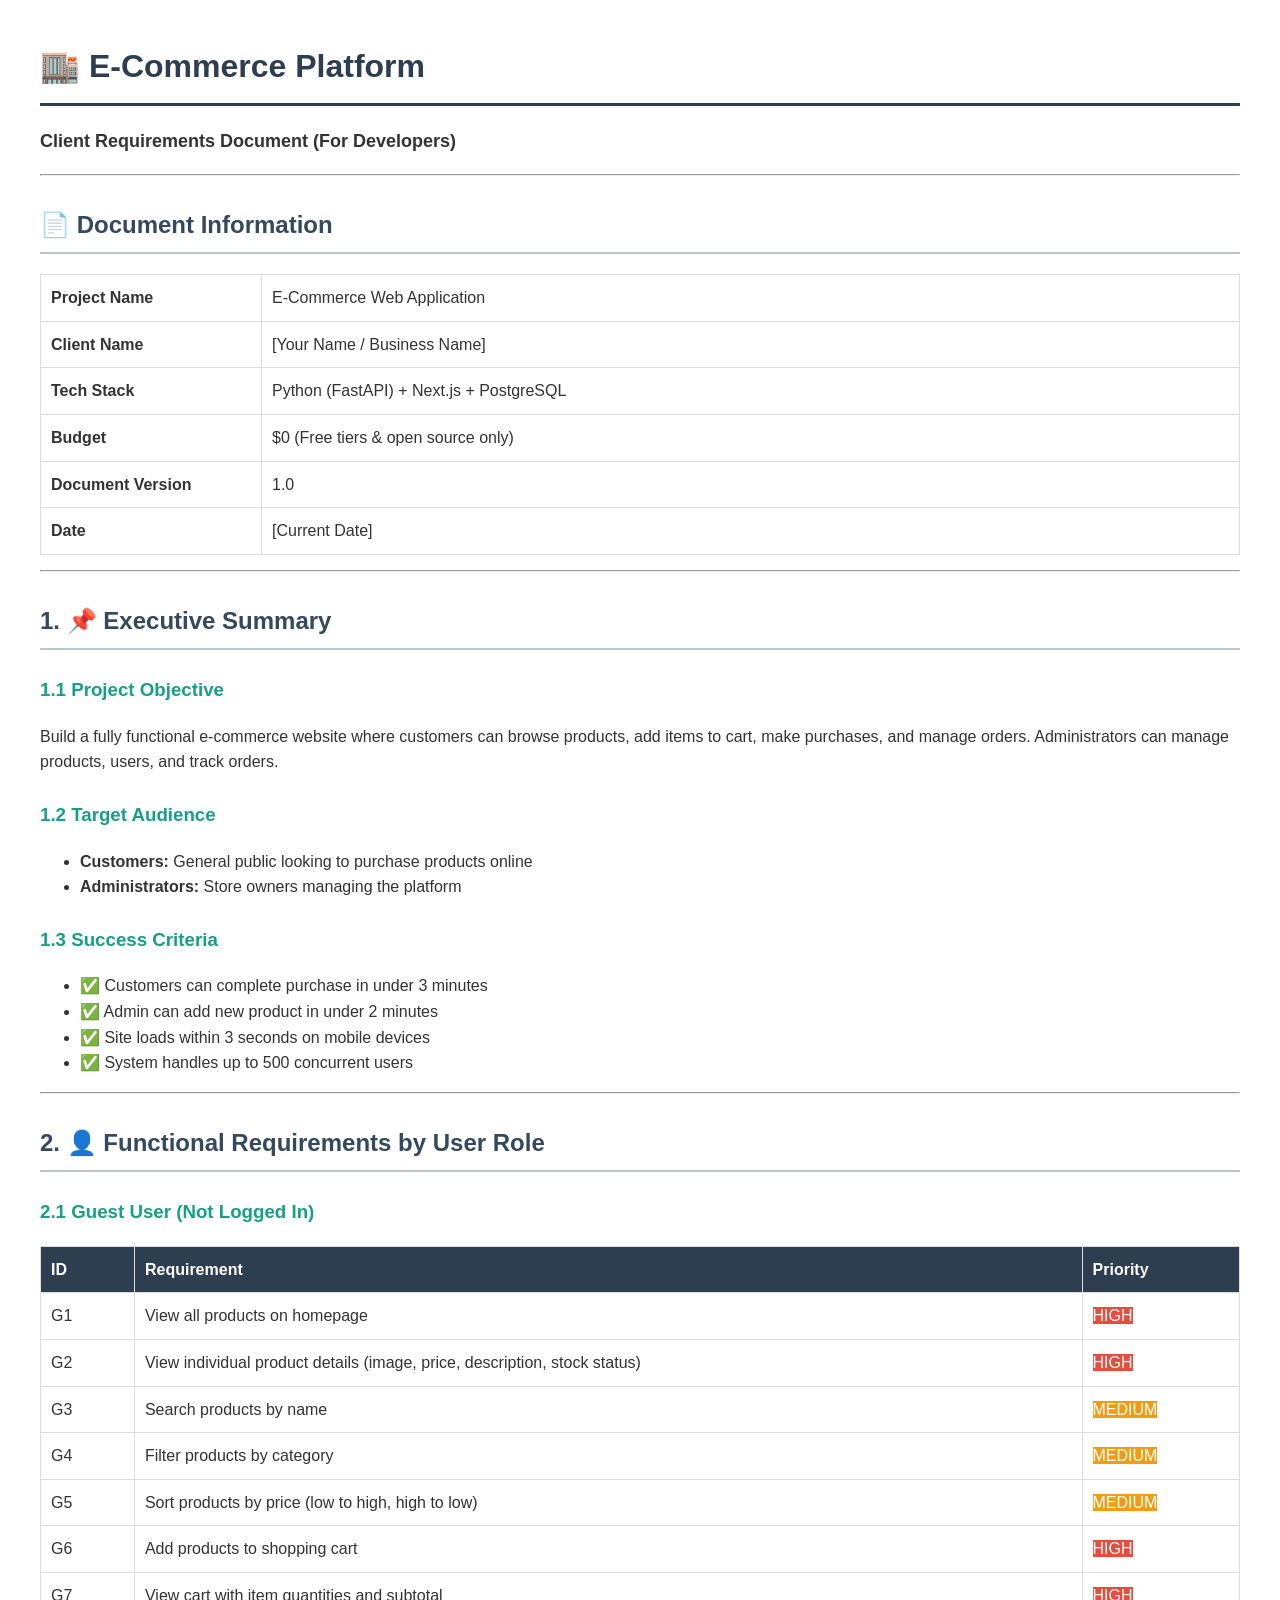
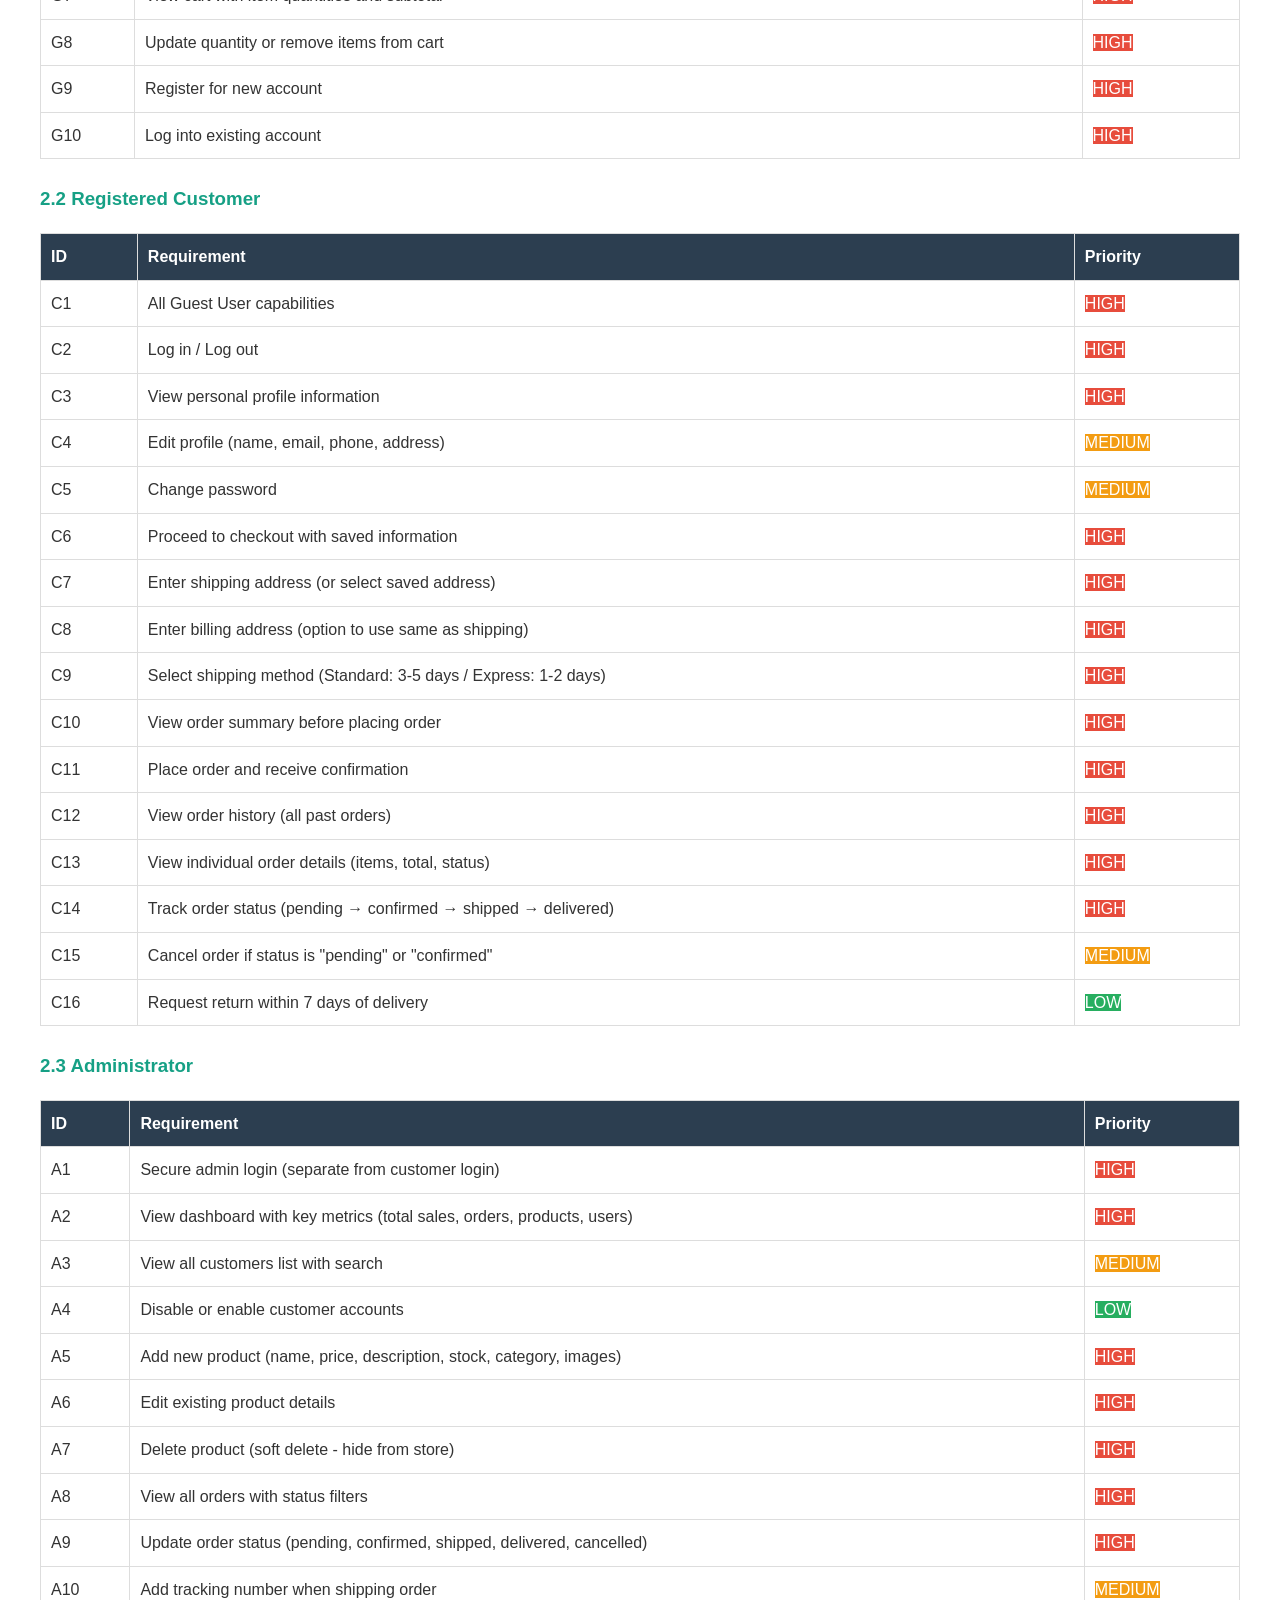
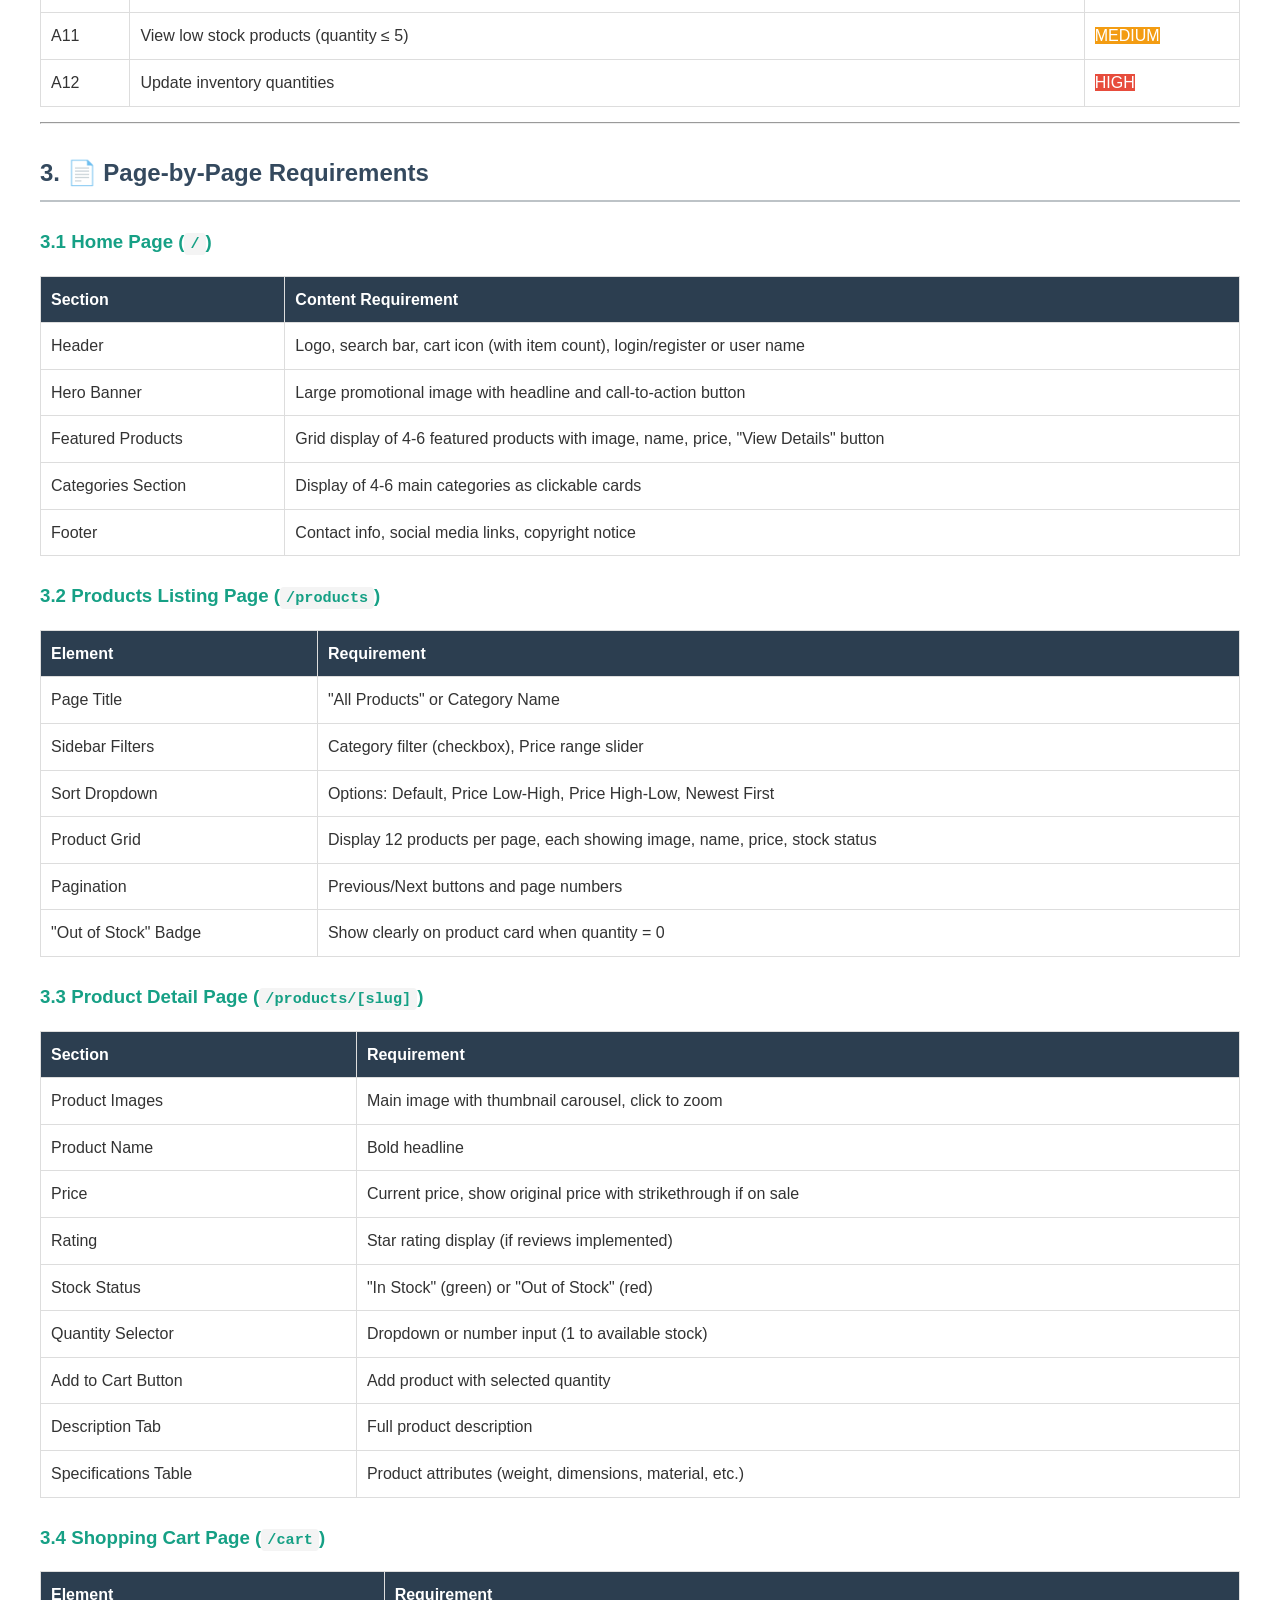
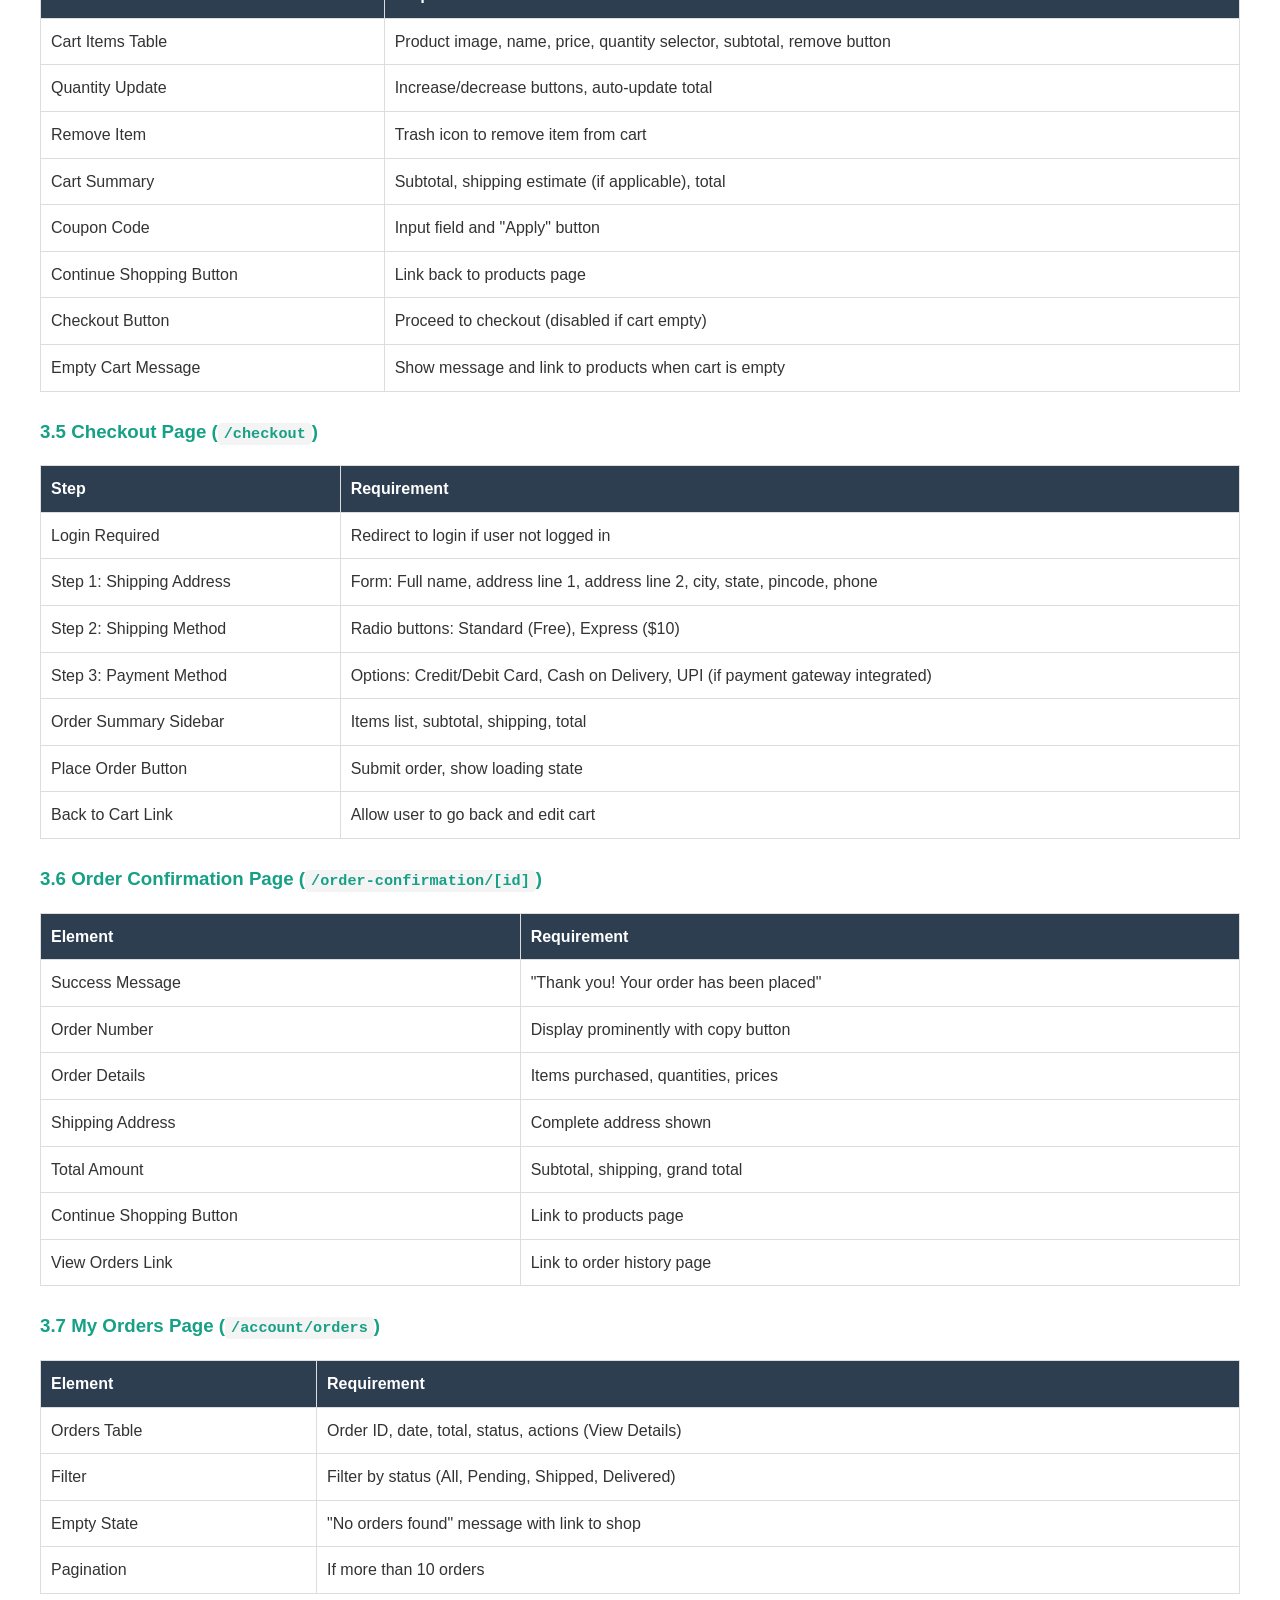
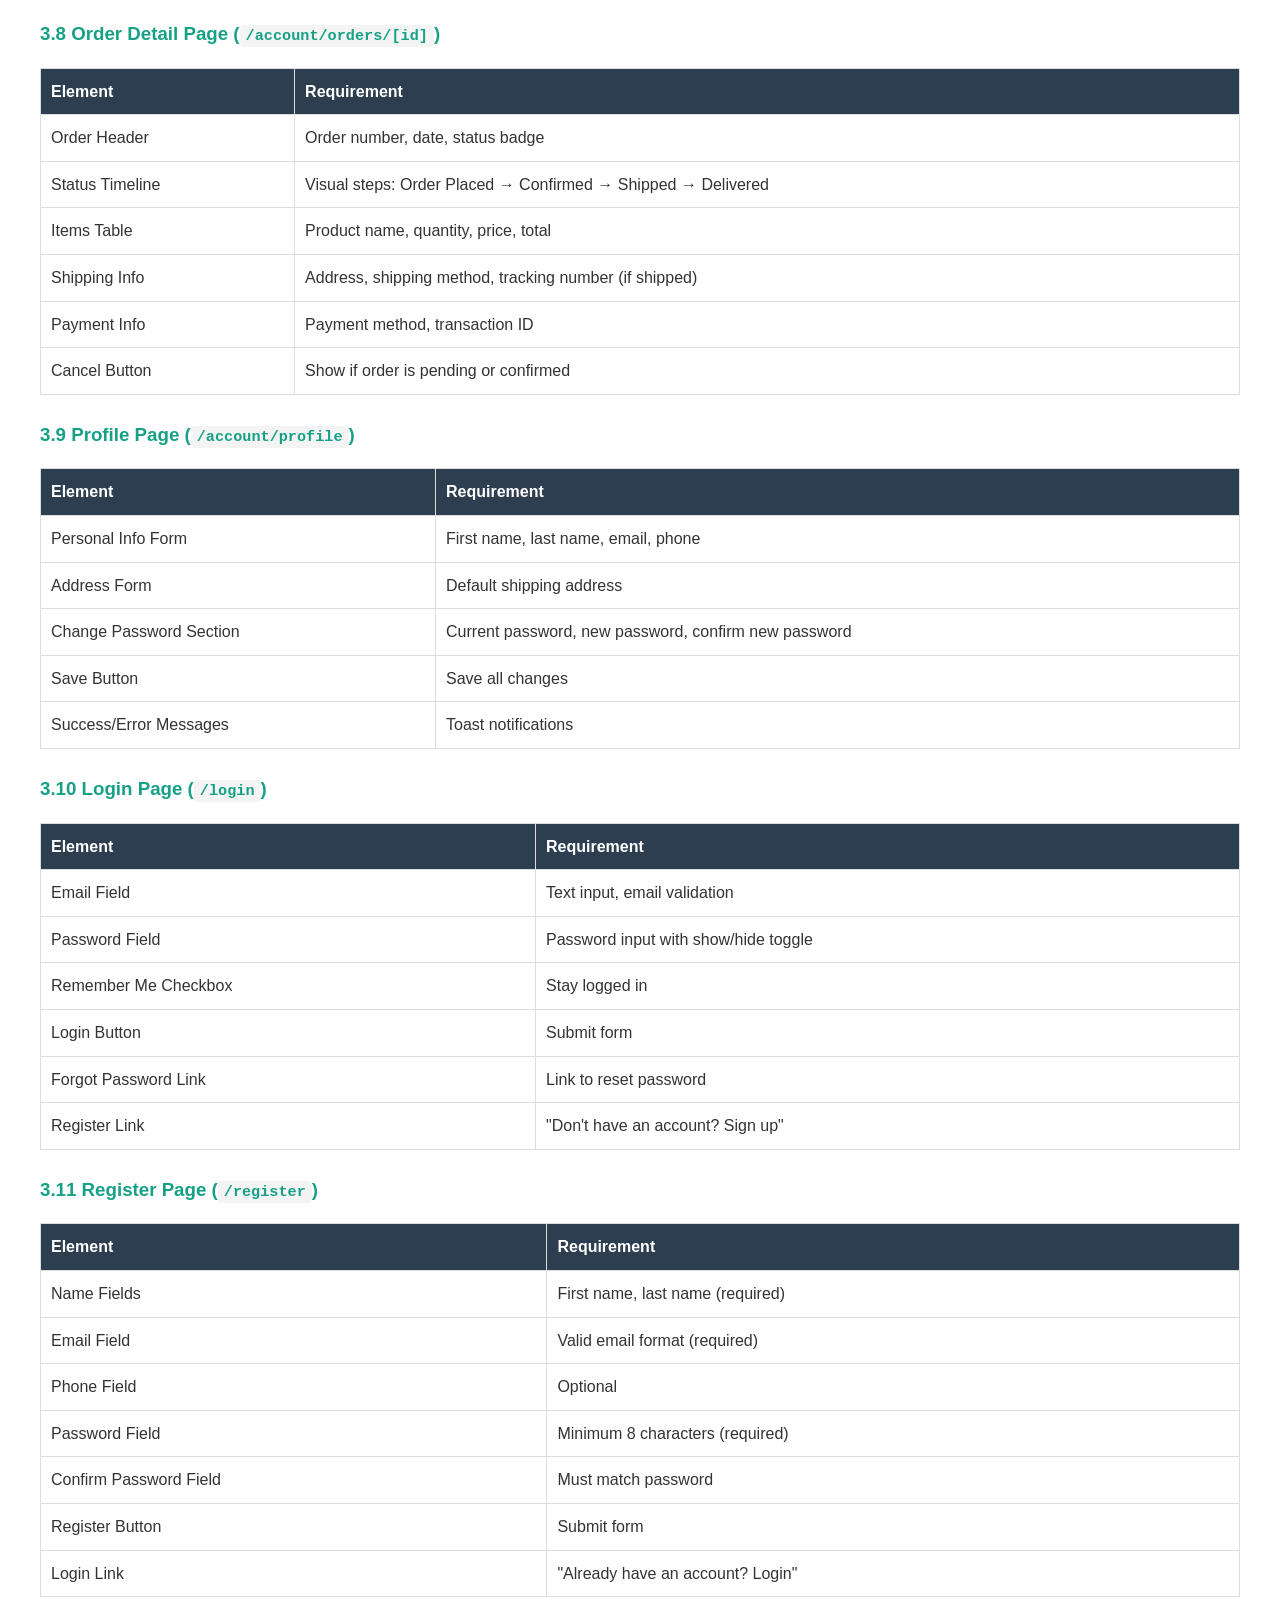
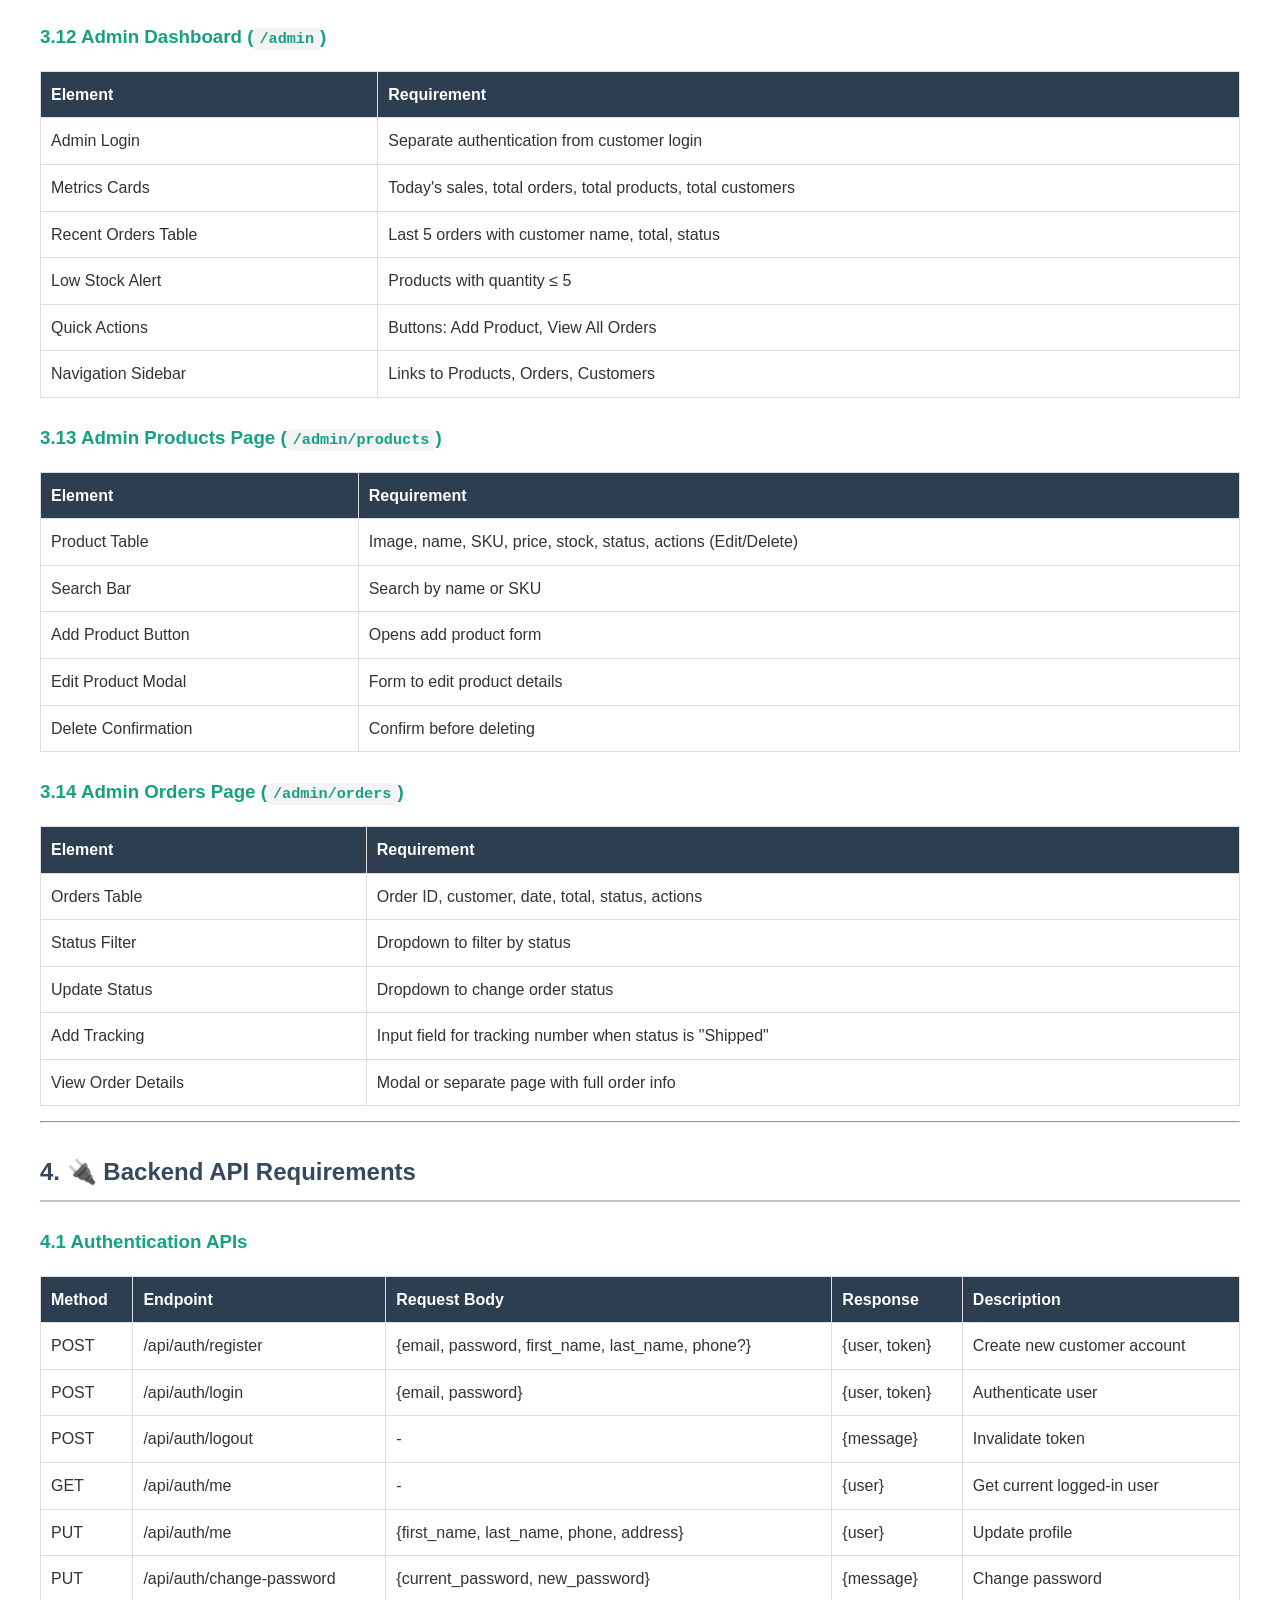
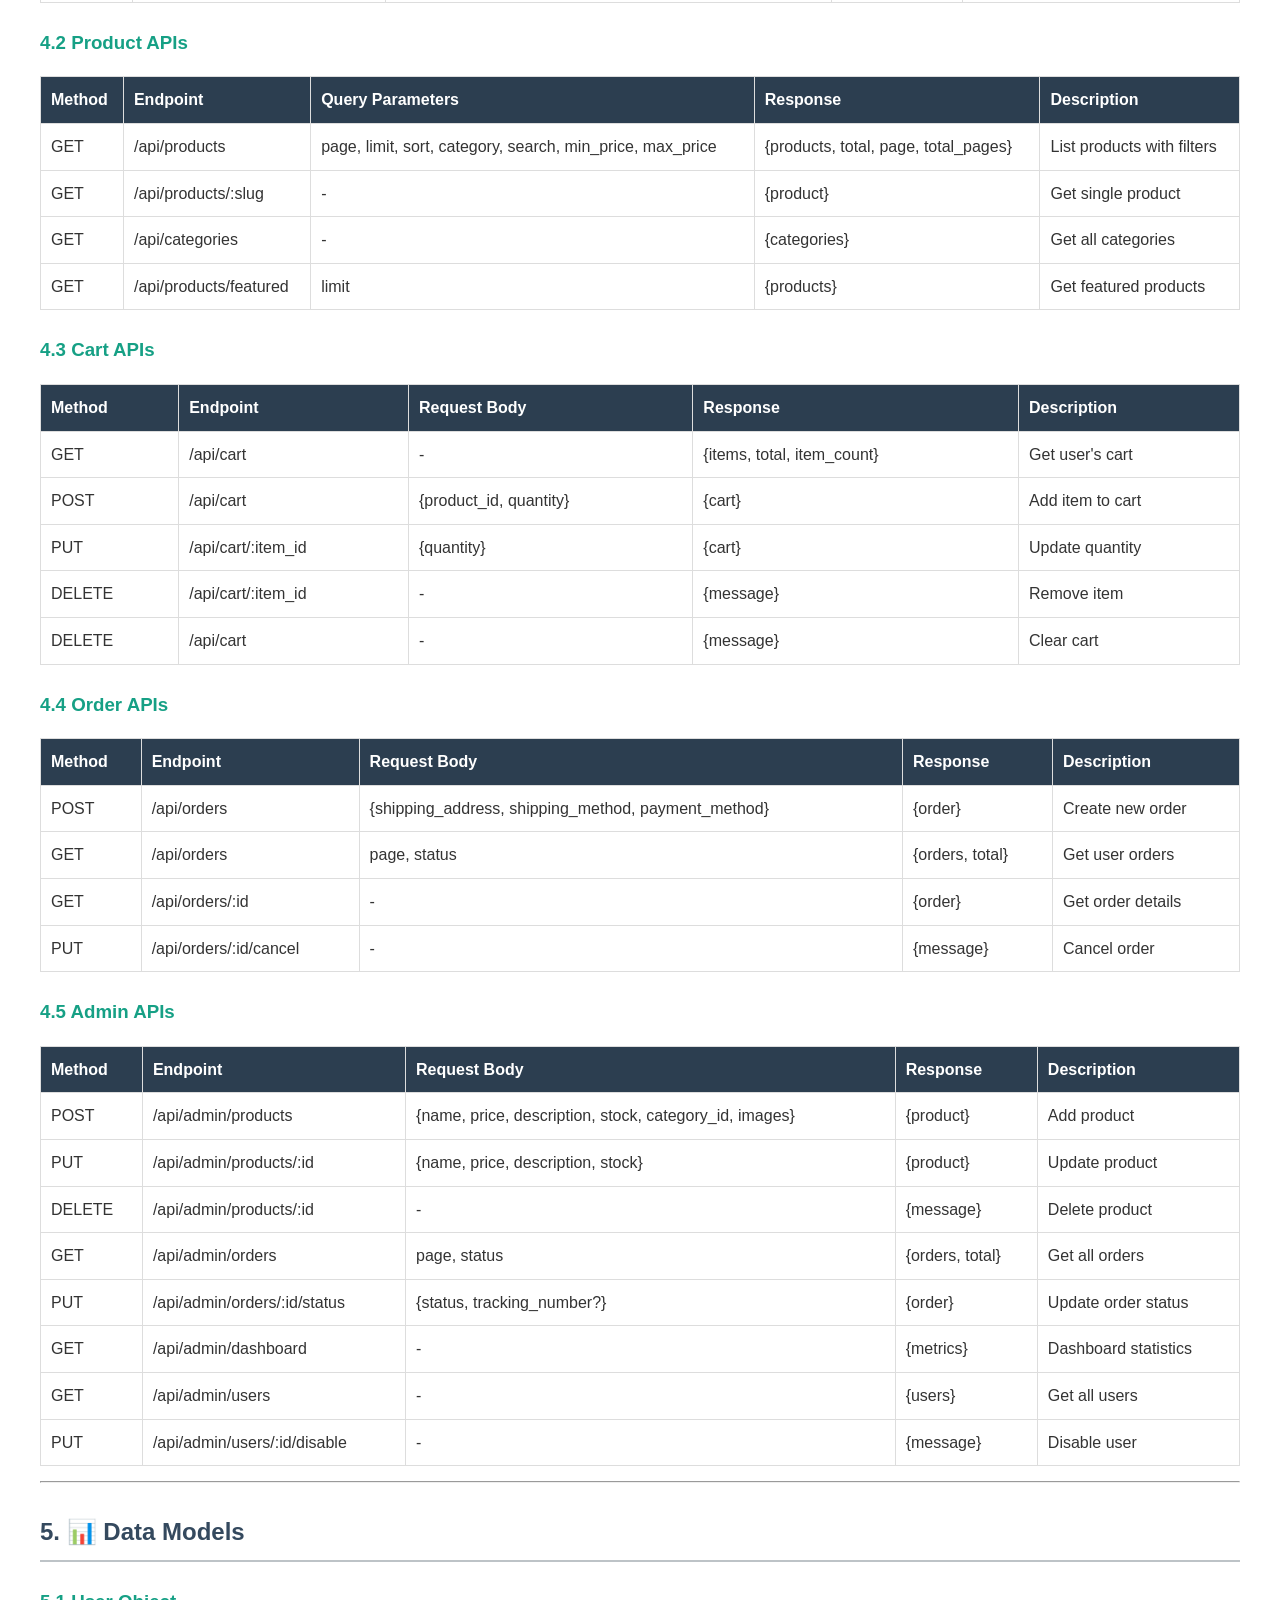
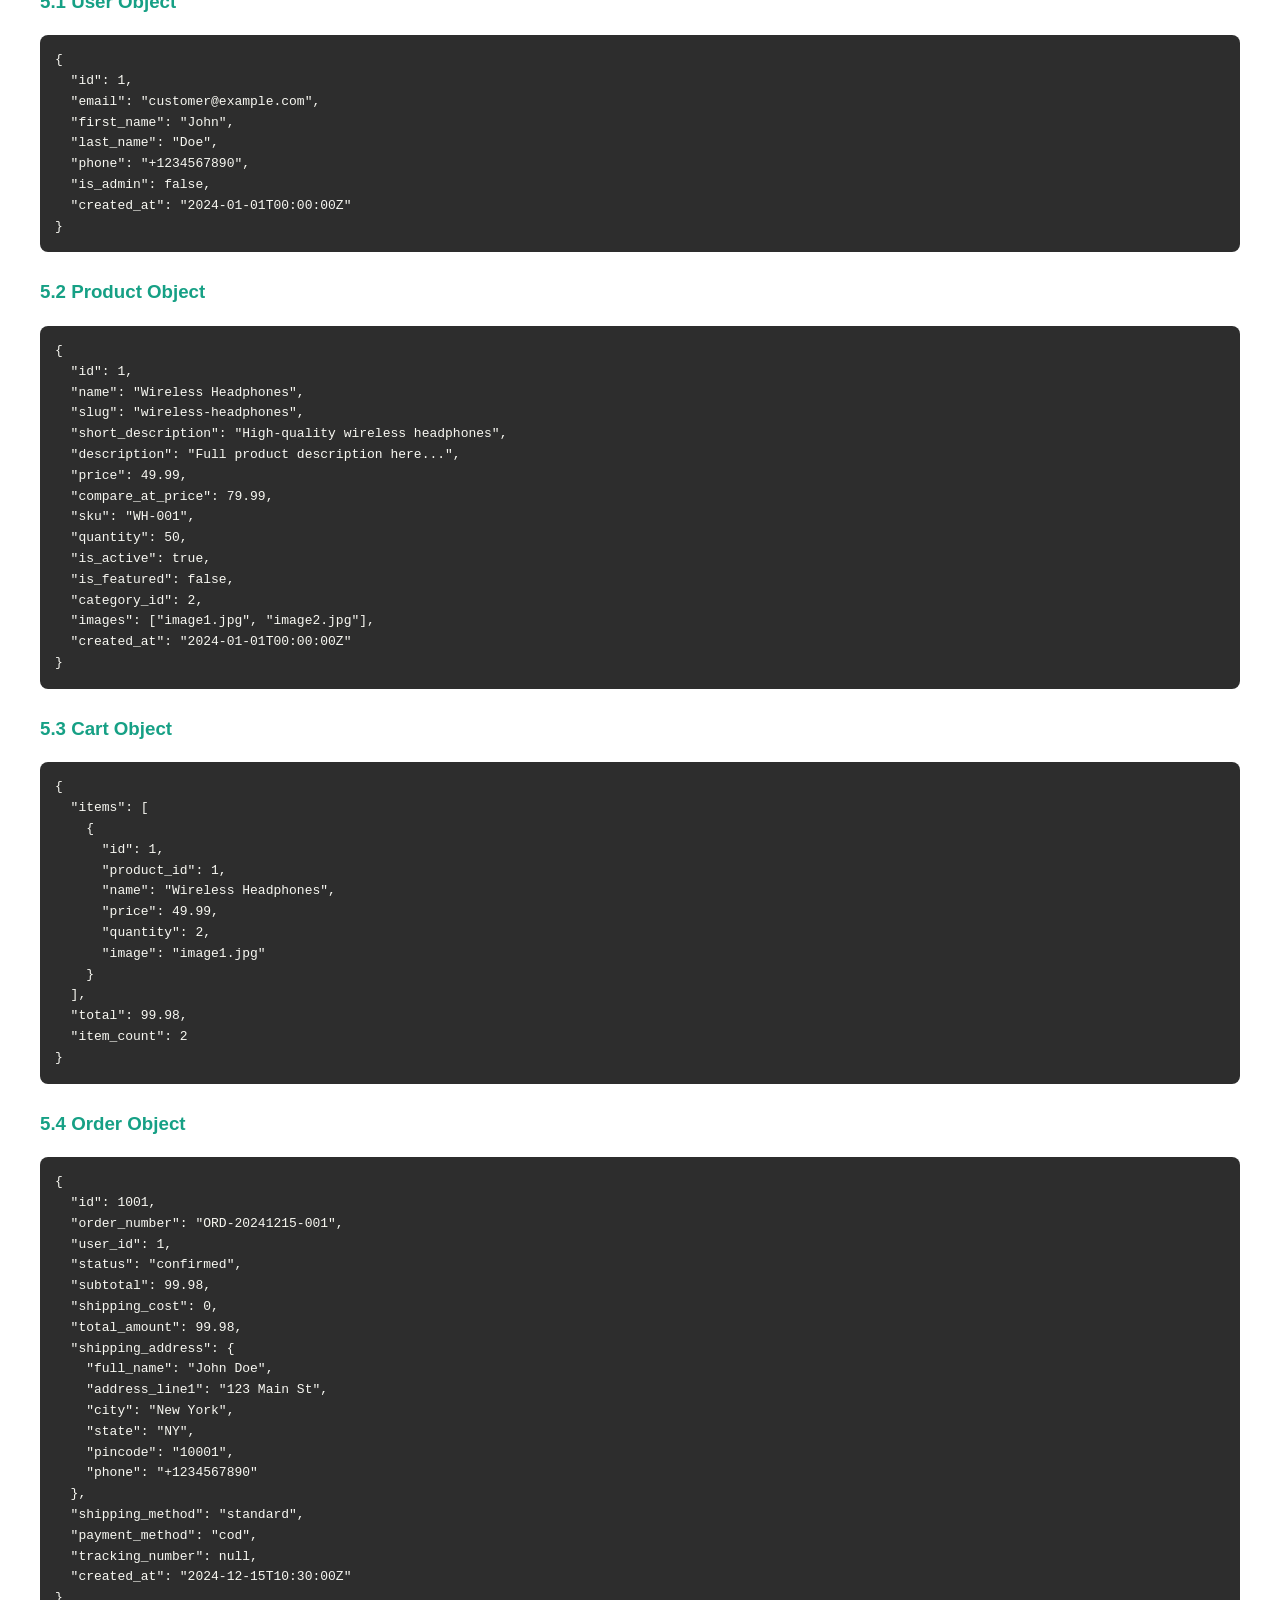
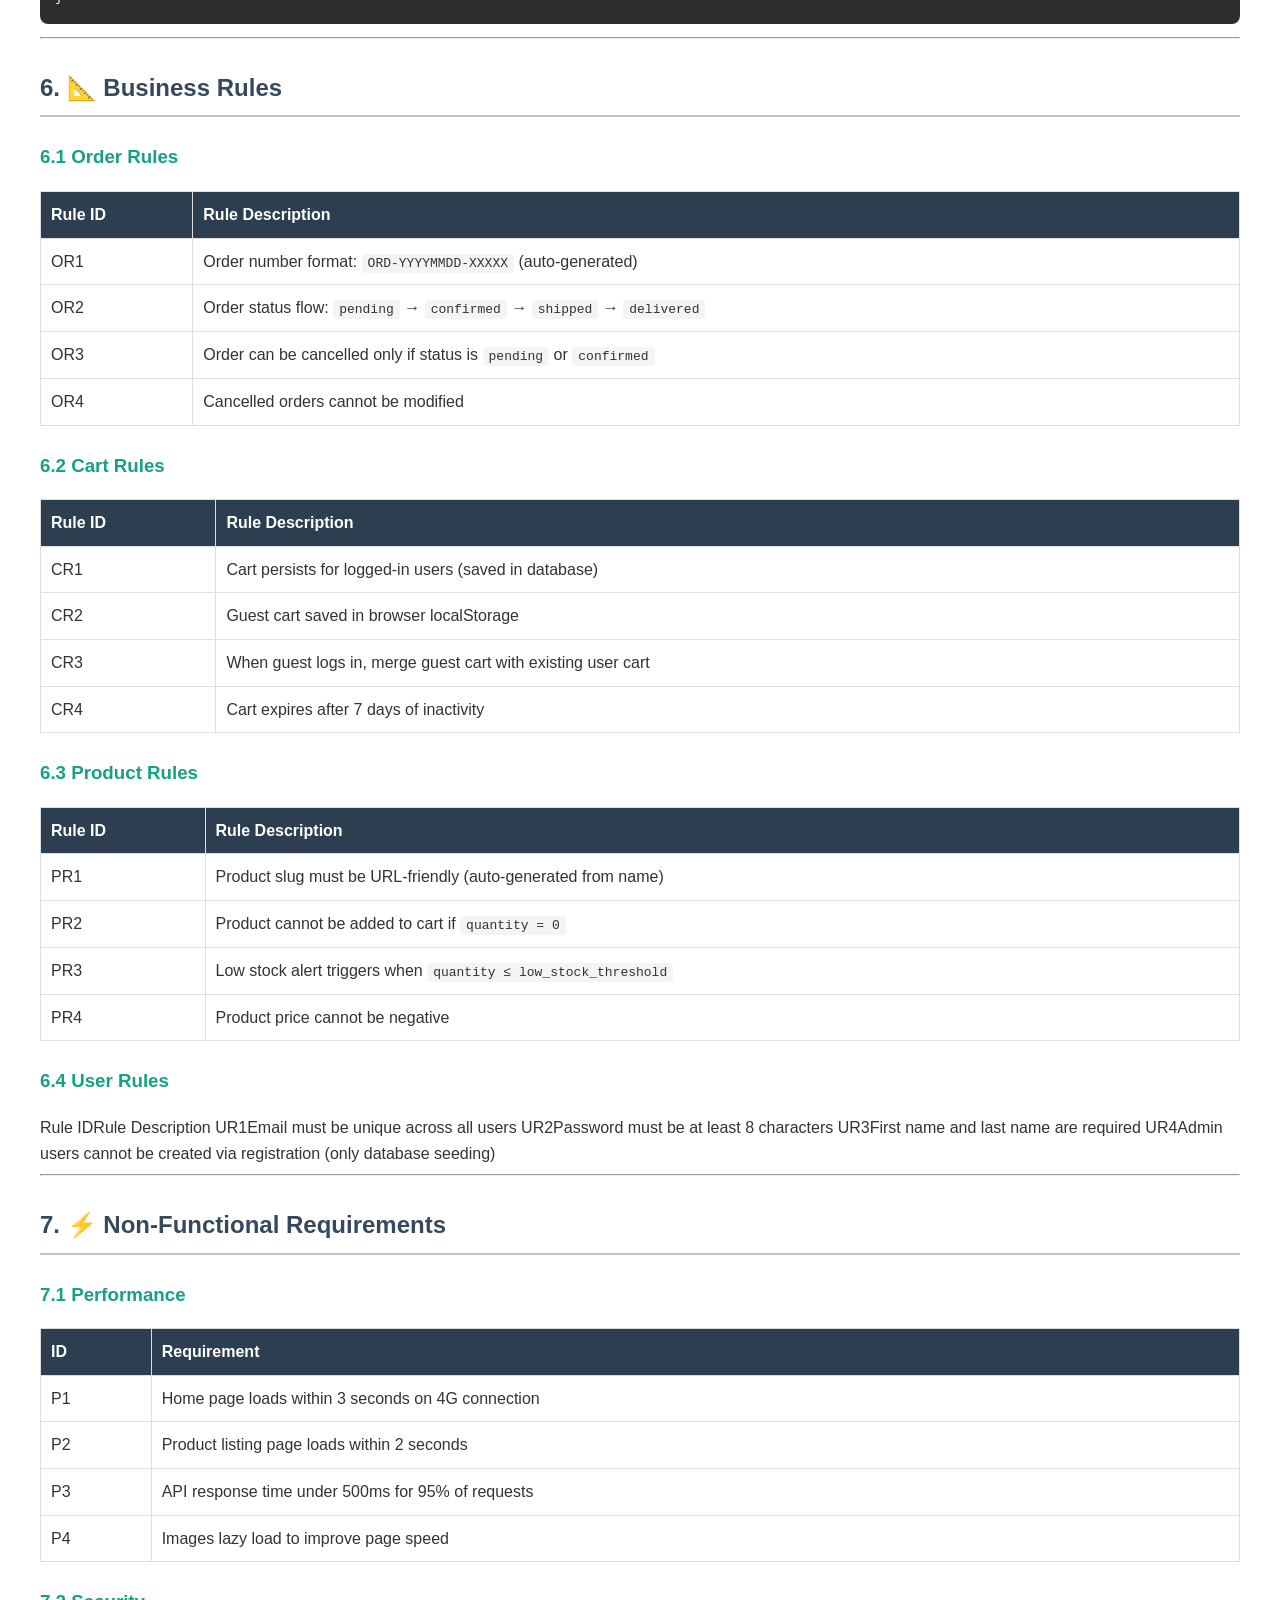
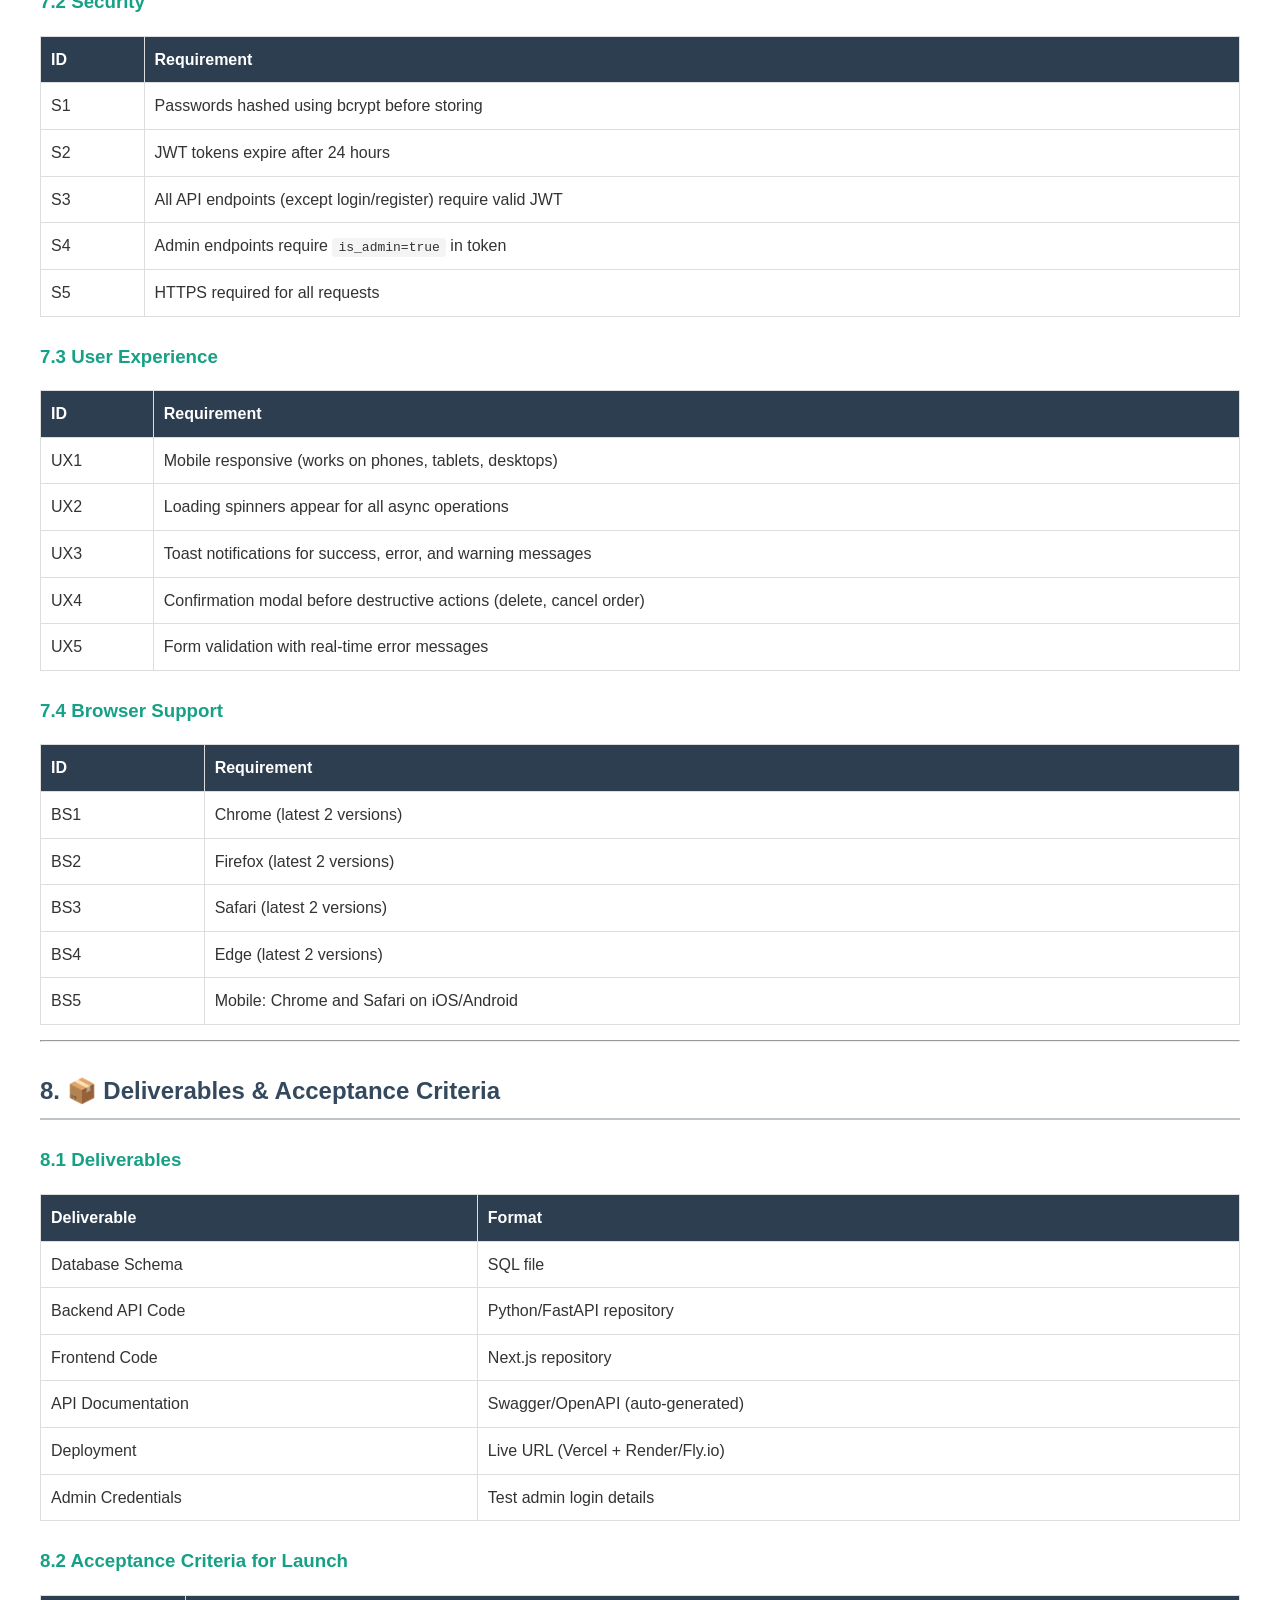
<file: requirement.html>
<!DOCTYPE html>
<html>
<head>
<meta charset="UTF-8">
<title>E-Commerce Platform - Client Requirements Document</title>
<style>
body {
    font-family: Arial, sans-serif;
    line-height: 1.6;
    max-width: 1200px;
    margin: 0 auto;
    padding: 20px;
    background: white;
    color: #333;
}
h1 { color: #2c3e50; border-bottom: 3px solid #2c3e50; padding-bottom: 10px; }
h2 { color: #34495e; border-bottom: 2px solid #bdc3c7; padding-bottom: 8px; margin-top: 30px; }
h3 { color: #16a085; margin-top: 25px; }
h4 { color: #27ae60; margin-top: 20px; }
table { border-collapse: collapse; width: 100%; margin: 15px 0; }
th, td { border: 1px solid #ddd; padding: 10px; text-align: left; vertical-align: top; }
th { background-color: #2c3e50; color: white; }
code { background: #f4f4f4; padding: 2px 6px; border-radius: 4px; font-family: monospace; }
pre { background: #2d2d2d; color: #f8f8f2; padding: 15px; overflow-x: auto; border-radius: 8px; }
.highlight { background: #e8f4f8; padding: 15px; border-left: 4px solid #3498db; margin: 20px 0; }
.status-badge { display: inline-block; padding: 4px 12px; border-radius: 20px; font-size: 12px; font-weight: bold; }
.status-high { background: #e74c3c; color: white; }
.status-medium { background: #f39c12; color: white; }
.status-low { background: #27ae60; color: white; }
.footer { margin-top: 40px; padding-top: 20px; border-top: 1px solid #ddd; font-size: 12px; text-align: center; }
</style>
</head>
<body>

<h1>🏬 E-Commerce Platform</h1>
<p style="font-size: 18px;"><strong>Client Requirements Document (For Developers)</strong></p>

<hr>

<h2>📄 Document Information</h2>
<table>
    <tr><td width="200"><strong>Project Name</strong></td><td>E-Commerce Web Application</td></tr>
    <tr><td><strong>Client Name</strong></td><td>[Your Name / Business Name]</td></tr>
    <tr><td><strong>Tech Stack</strong></td><td>Python (FastAPI) + Next.js + PostgreSQL</td></tr>
    <tr><td><strong>Budget</strong></td><td>$0 (Free tiers & open source only)</td></tr>
    <tr><td><strong>Document Version</strong></td><td>1.0</td></tr>
    <tr><td><strong>Date</strong></td><td>[Current Date]</td></tr>
</table>

<hr>

<h2>1. 📌 Executive Summary</h2>
<h3>1.1 Project Objective</h3>
<p>Build a fully functional e-commerce website where customers can browse products, add items to cart, make purchases, and manage orders. Administrators can manage products, users, and track orders.</p>

<h3>1.2 Target Audience</h3>
<ul>
    <li><strong>Customers:</strong> General public looking to purchase products online</li>
    <li><strong>Administrators:</strong> Store owners managing the platform</li>
</ul>

<h3>1.3 Success Criteria</h3>
<ul>
    <li>✅ Customers can complete purchase in under 3 minutes</li>
    <li>✅ Admin can add new product in under 2 minutes</li>
    <li>✅ Site loads within 3 seconds on mobile devices</li>
    <li>✅ System handles up to 500 concurrent users</li>
</ul>

<hr>

<h2>2. 👤 Functional Requirements by User Role</h2>

<h3>2.1 Guest User (Not Logged In)</h3>
<table>
    <tr><th>ID</th><th>Requirement</th><th>Priority</th></tr>
    <tr><td>G1</td><td>View all products on homepage</td><td><span class="status-high">HIGH</span></td></tr>
    <tr><td>G2</td><td>View individual product details (image, price, description, stock status)</td><td><span class="status-high">HIGH</span></td></tr>
    <tr><td>G3</td><td>Search products by name</td><td><span class="status-medium">MEDIUM</span></td></tr>
    <tr><td>G4</td><td>Filter products by category</td><td><span class="status-medium">MEDIUM</span></td></tr>
    <tr><td>G5</td><td>Sort products by price (low to high, high to low)</td><td><span class="status-medium">MEDIUM</span></td></tr>
    <tr><td>G6</td><td>Add products to shopping cart</td><td><span class="status-high">HIGH</span></td></tr>
    <tr><td>G7</td><td>View cart with item quantities and subtotal</td><td><span class="status-high">HIGH</span></td></tr>
    <tr><td>G8</td><td>Update quantity or remove items from cart</td><td><span class="status-high">HIGH</span></td></tr>
    <tr><td>G9</td><td>Register for new account</td><td><span class="status-high">HIGH</span></td></tr>
    <tr><td>G10</td><td>Log into existing account</td><td><span class="status-high">HIGH</span></td></tr>
</table>

<h3>2.2 Registered Customer</h3>
<table>
    <tr><th>ID</th><th>Requirement</th><th>Priority</th></tr>
    <tr><td>C1</td><td>All Guest User capabilities</td><td><span class="status-high">HIGH</span></td></tr>
    <tr><td>C2</td><td>Log in / Log out</td><td><span class="status-high">HIGH</span></td></tr>
    <tr><td>C3</td><td>View personal profile information</td><td><span class="status-high">HIGH</span></td></tr>
    <tr><td>C4</td><td>Edit profile (name, email, phone, address)</td><td><span class="status-medium">MEDIUM</span></td></tr>
    <tr><td>C5</td><td>Change password</td><td><span class="status-medium">MEDIUM</span></td></tr>
    <tr><td>C6</td><td>Proceed to checkout with saved information</td><td><span class="status-high">HIGH</span></td></tr>
    <tr><td>C7</td><td>Enter shipping address (or select saved address)</td><td><span class="status-high">HIGH</span></td></tr>
    <tr><td>C8</td><td>Enter billing address (option to use same as shipping)</td><td><span class="status-high">HIGH</span></td></tr>
    <tr><td>C9</td><td>Select shipping method (Standard: 3-5 days / Express: 1-2 days)</td><td><span class="status-high">HIGH</span></td></tr>
    <tr><td>C10</td><td>View order summary before placing order</td><td><span class="status-high">HIGH</span></td></tr>
    <tr><td>C11</td><td>Place order and receive confirmation</td><td><span class="status-high">HIGH</span></td></tr>
    <tr><td>C12</td><td>View order history (all past orders)</td><td><span class="status-high">HIGH</span></td></tr>
    <tr><td>C13</td><td>View individual order details (items, total, status)</td><td><span class="status-high">HIGH</span></td></tr>
    <tr><td>C14</td><td>Track order status (pending → confirmed → shipped → delivered)</td><td><span class="status-high">HIGH</span></td></tr>
    <tr><td>C15</td><td>Cancel order if status is "pending" or "confirmed"</td><td><span class="status-medium">MEDIUM</span></td></tr>
    <tr><td>C16</td><td>Request return within 7 days of delivery</td><td><span class="status-low">LOW</span></td></tr>
</table>

<h3>2.3 Administrator</h3>
<table>
    <tr><th>ID</th><th>Requirement</th><th>Priority</th></tr>
    <tr><td>A1</td><td>Secure admin login (separate from customer login)</td><td><span class="status-high">HIGH</span></td></tr>
    <tr><td>A2</td><td>View dashboard with key metrics (total sales, orders, products, users)</td><td><span class="status-high">HIGH</span></td></tr>
    <tr><td>A3</td><td>View all customers list with search</td><td><span class="status-medium">MEDIUM</span></td></tr>
    <tr><td>A4</td><td>Disable or enable customer accounts</td><td><span class="status-low">LOW</span></td></tr>
    <tr><td>A5</td><td>Add new product (name, price, description, stock, category, images)</td><td><span class="status-high">HIGH</span></td></tr>
    <tr><td>A6</td><td>Edit existing product details</td><td><span class="status-high">HIGH</span></td></tr>
    <tr><td>A7</td><td>Delete product (soft delete - hide from store)</td><td><span class="status-high">HIGH</span></td></tr>
    <tr><td>A8</td><td>View all orders with status filters</td><td><span class="status-high">HIGH</span></td></tr>
    <tr><td>A9</td><td>Update order status (pending, confirmed, shipped, delivered, cancelled)</td><td><span class="status-high">HIGH</span></td></tr>
    <tr><td>A10</td><td>Add tracking number when shipping order</td><td><span class="status-medium">MEDIUM</span></td></tr>
    <tr><td>A11</td><td>View low stock products (quantity ≤ 5)</td><td><span class="status-medium">MEDIUM</span></td></tr>
    <tr><td>A12</td><td>Update inventory quantities</td><td><span class="status-high">HIGH</span></td></tr>
</table>

<hr>

<h2>3. 📄 Page-by-Page Requirements</h2>

<h3>3.1 Home Page (<code>/</code>)</h3>
<table>
    <tr><th>Section</th><th>Content Requirement</th></tr>
    <tr><td>Header</td><td>Logo, search bar, cart icon (with item count), login/register or user name</td></tr>
    <tr><td>Hero Banner</td><td>Large promotional image with headline and call-to-action button</td></tr>
    <tr><td>Featured Products</td><td>Grid display of 4-6 featured products with image, name, price, "View Details" button</td></tr>
    <tr><td>Categories Section</td><td>Display of 4-6 main categories as clickable cards</td></tr>
    <tr><td>Footer</td><td>Contact info, social media links, copyright notice</td></tr>
</table>

<h3>3.2 Products Listing Page (<code>/products</code>)</h3>
<table>
    <tr><th>Element</th><th>Requirement</th></tr>
    <tr><td>Page Title</td><td>"All Products" or Category Name</td></tr>
    <tr><td>Sidebar Filters</td><td>Category filter (checkbox), Price range slider</td></tr>
    <tr><td>Sort Dropdown</td><td>Options: Default, Price Low-High, Price High-Low, Newest First</td></tr>
    <tr><td>Product Grid</td><td>Display 12 products per page, each showing image, name, price, stock status</td></tr>
    <tr><td>Pagination</td><td>Previous/Next buttons and page numbers</td></tr>
    <tr><td>"Out of Stock" Badge</td><td>Show clearly on product card when quantity = 0</td></tr>
</table>

<h3>3.3 Product Detail Page (<code>/products/[slug]</code>)</h3>
<table>
    <tr><th>Section</th><th>Requirement</th></tr>
    <tr><td>Product Images</td><td>Main image with thumbnail carousel, click to zoom</td></tr>
    <tr><td>Product Name</td><td>Bold headline</td></tr>
    <tr><td>Price</td><td>Current price, show original price with strikethrough if on sale</td></tr>
    <tr><td>Rating</td><td>Star rating display (if reviews implemented)</td></tr>
    <tr><td>Stock Status</td><td>"In Stock" (green) or "Out of Stock" (red)</td></tr>
    <tr><td>Quantity Selector</td><td>Dropdown or number input (1 to available stock)</td></tr>
    <tr><td>Add to Cart Button</td><td>Add product with selected quantity</td></tr>
    <tr><td>Description Tab</td><td>Full product description</td></tr>
    <tr><td>Specifications Table</td><td>Product attributes (weight, dimensions, material, etc.)</td></tr>
</table>

<h3>3.4 Shopping Cart Page (<code>/cart</code>)</h3>
<table>
    <tr><th>Element</th><th>Requirement</th></tr>
    <tr><td>Cart Items Table</td><td>Product image, name, price, quantity selector, subtotal, remove button</td></tr>
    <tr><td>Quantity Update</td><td>Increase/decrease buttons, auto-update total</td></tr>
    <tr><td>Remove Item</td><td>Trash icon to remove item from cart</td></tr>
    <tr><td>Cart Summary</td><td>Subtotal, shipping estimate (if applicable), total</td></tr>
    <tr><td>Coupon Code</td><td>Input field and "Apply" button</td></tr>
    <tr><td>Continue Shopping Button</td><td>Link back to products page</td></tr>
    <tr><td>Checkout Button</td><td>Proceed to checkout (disabled if cart empty)</td></tr>
    <tr><td>Empty Cart Message</td><td>Show message and link to products when cart is empty</td></tr>
</table>

<h3>3.5 Checkout Page (<code>/checkout</code>)</h3>
<table>
    <tr><th>Step</th><th>Requirement</th></tr>
    <tr><td>Login Required</td><td>Redirect to login if user not logged in</td></tr>
    <tr><td>Step 1: Shipping Address</td><td>Form: Full name, address line 1, address line 2, city, state, pincode, phone</td></tr>
    <tr><td>Step 2: Shipping Method</td><td>Radio buttons: Standard (Free), Express ($10)</td></tr>
    <tr><td>Step 3: Payment Method</td><td>Options: Credit/Debit Card, Cash on Delivery, UPI (if payment gateway integrated)</td></tr>
    <tr><td>Order Summary Sidebar</td><td>Items list, subtotal, shipping, total</td></tr>
    <tr><td>Place Order Button</td><td>Submit order, show loading state</td></tr>
    <tr><td>Back to Cart Link</td><td>Allow user to go back and edit cart</td></tr>
</table>

<h3>3.6 Order Confirmation Page (<code>/order-confirmation/[id]</code>)</h3>
<table>
    <tr><th>Element</th><th>Requirement</th></tr>
    <tr><td>Success Message</td><td>"Thank you! Your order has been placed"</td></tr>
    <tr><td>Order Number</td><td>Display prominently with copy button</td></tr>
    <tr><td>Order Details</td><td>Items purchased, quantities, prices</td></tr>
    <tr><td>Shipping Address</td><td>Complete address shown</td></tr>
    <tr><td>Total Amount</td><td>Subtotal, shipping, grand total</td></tr>
    <tr><td>Continue Shopping Button</td><td>Link to products page</td></tr>
    <tr><td>View Orders Link</td><td>Link to order history page</td></tr>
</table>

<h3>3.7 My Orders Page (<code>/account/orders</code>)</h3>
<table>
    <tr><th>Element</th><th>Requirement</th></tr>
    <tr><td>Orders Table</td><td>Order ID, date, total, status, actions (View Details)</td></tr>
    <tr><td>Filter</td><td>Filter by status (All, Pending, Shipped, Delivered)</td></tr>
    <tr><td>Empty State</td><td>"No orders found" message with link to shop</td></tr>
    <tr><td>Pagination</td><td>If more than 10 orders</td></tr>
</table>

<h3>3.8 Order Detail Page (<code>/account/orders/[id]</code>)</h3>
<table>
    <tr><th>Element</th><th>Requirement</th></tr>
    <tr><td>Order Header</td><td>Order number, date, status badge</td></tr>
    <tr><td>Status Timeline</td><td>Visual steps: Order Placed → Confirmed → Shipped → Delivered</td></tr>
    <tr><td>Items Table</td><td>Product name, quantity, price, total</td></tr>
    <tr><td>Shipping Info</td><td>Address, shipping method, tracking number (if shipped)</td></tr>
    <tr><td>Payment Info</td><td>Payment method, transaction ID</td></tr>
    <tr><td>Cancel Button</td><td>Show if order is pending or confirmed</td></tr>
</table>

<h3>3.9 Profile Page (<code>/account/profile</code>)</h3>
<table>
    <tr><th>Element</th><th>Requirement</th></tr>
    <tr><td>Personal Info Form</td><td>First name, last name, email, phone</td></tr>
    <tr><td>Address Form</td><td>Default shipping address</td></tr>
    <tr><td>Change Password Section</td><td>Current password, new password, confirm new password</td></tr>
    <tr><td>Save Button</td><td>Save all changes</td></tr>
    <tr><td>Success/Error Messages</td><td>Toast notifications</td></tr>
</table>

<h3>3.10 Login Page (<code>/login</code>)</h3>
<table>
    <tr><th>Element</th><th>Requirement</th></tr>
    <tr><td>Email Field</td><td>Text input, email validation</td></tr>
    <tr><td>Password Field</td><td>Password input with show/hide toggle</td></tr>
    <tr><td>Remember Me Checkbox</td><td>Stay logged in</td></tr>
    <tr><td>Login Button</td><td>Submit form</td></tr>
    <tr><td>Forgot Password Link</td><td>Link to reset password</td></tr>
    <tr><td>Register Link</td><td>"Don't have an account? Sign up"</td></tr>
</table>

<h3>3.11 Register Page (<code>/register</code>)</h3>
<table>
    <tr><th>Element</th><th>Requirement</th></tr>
    <tr><td>Name Fields</td><td>First name, last name (required)</td></tr>
    <tr><td>Email Field</td><td>Valid email format (required)</td></tr>
    <tr><td>Phone Field</td><td>Optional</td></tr>
    <tr><td>Password Field</td><td>Minimum 8 characters (required)</td></tr>
    <tr><td>Confirm Password Field</td><td>Must match password</td></tr>
    <tr><td>Register Button</td><td>Submit form</td></tr>
    <tr><td>Login Link</td><td>"Already have an account? Login"</td></tr>
</table>

<h3>3.12 Admin Dashboard (<code>/admin</code>)</h3>
<table>
    <tr><th>Element</th><th>Requirement</th></tr>
    <tr><td>Admin Login</td><td>Separate authentication from customer login</td></tr>
    <tr><td>Metrics Cards</td><td>Today's sales, total orders, total products, total customers</td></tr>
    <tr><td>Recent Orders Table</td><td>Last 5 orders with customer name, total, status</td></tr>
    <tr><td>Low Stock Alert</td><td>Products with quantity ≤ 5</td></tr>
    <tr><td>Quick Actions</td><td>Buttons: Add Product, View All Orders</td></tr>
    <tr><td>Navigation Sidebar</td><td>Links to Products, Orders, Customers</td></tr>
</table>

<h3>3.13 Admin Products Page (<code>/admin/products</code>)</h3>
<table>
    <tr><th>Element</th><th>Requirement</th></tr>
    <tr><td>Product Table</td><td>Image, name, SKU, price, stock, status, actions (Edit/Delete)</td></tr>
    <tr><td>Search Bar</td><td>Search by name or SKU</td></tr>
    <tr><td>Add Product Button</td><td>Opens add product form</td></tr>
    <tr><td>Edit Product Modal</td><td>Form to edit product details</td></tr>
    <tr><td>Delete Confirmation</td><td>Confirm before deleting</td></tr>
</table>

<h3>3.14 Admin Orders Page (<code>/admin/orders</code>)</h3>
<table>
    <tr><th>Element</th><th>Requirement</th></tr>
    <tr><td>Orders Table</td><td>Order ID, customer, date, total, status, actions</td></tr>
    <tr><td>Status Filter</td><td>Dropdown to filter by status</td></tr>
    <tr><td>Update Status</td><td>Dropdown to change order status</td></tr>
    <tr><td>Add Tracking</td><td>Input field for tracking number when status is "Shipped"</td></tr>
    <tr><td>View Order Details</td><td>Modal or separate page with full order info</td></tr>
</table>

<hr>

<h2>4. 🔌 Backend API Requirements</h2>

<h3>4.1 Authentication APIs</h3>
<table>
    <tr><th>Method</th><th>Endpoint</th><th>Request Body</th><th>Response</th><th>Description</th></tr>
    <tr><td>POST</td><td>/api/auth/register</td><td>{email, password, first_name, last_name, phone?}</td><td>{user, token}</td><td>Create new customer account</td></tr>
    <tr><td>POST</td><td>/api/auth/login</td><td>{email, password}</td><td>{user, token}</td><td>Authenticate user</td></tr>
    <tr><td>POST</td><td>/api/auth/logout</td><td>-</td><td>{message}</td><td>Invalidate token</td></tr>
    <tr><td>GET</td><td>/api/auth/me</td><td>-</td><td>{user}</td><td>Get current logged-in user</td></tr>
    <tr><td>PUT</td><td>/api/auth/me</td><td>{first_name, last_name, phone, address}</td><td>{user}</td><td>Update profile</td></tr>
    <tr><td>PUT</td><td>/api/auth/change-password</td><td>{current_password, new_password}</td><td>{message}</td><td>Change password</td></tr>
</table>

<h3>4.2 Product APIs</h3>
<table>
    <tr><th>Method</th><th>Endpoint</th><th>Query Parameters</th><th>Response</th><th>Description</th></tr>
    <tr><td>GET</td><td>/api/products</td><td>page, limit, sort, category, search, min_price, max_price</td><td>{products, total, page, total_pages}</td><td>List products with filters</td></tr>
    <tr><td>GET</td><td>/api/products/:slug</td><td>-</td><td>{product}</td><td>Get single product</td></tr>
    <tr><td>GET</td><td>/api/categories</td><td>-</td><td>{categories}</td><td>Get all categories</td></tr>
    <tr><td>GET</td><td>/api/products/featured</td><td>limit</td><td>{products}</td><td>Get featured products</td></tr>
</table>

<h3>4.3 Cart APIs</h3>
<table>
    <tr><th>Method</th><th>Endpoint</th><th>Request Body</th><th>Response</th><th>Description</th></tr>
    <tr><td>GET</td><td>/api/cart</td><td>-</td><td>{items, total, item_count}</td><td>Get user's cart</td></tr>
    <tr><td>POST</td><td>/api/cart</td><td>{product_id, quantity}</td><td>{cart}</td><td>Add item to cart</td></tr>
    <tr><td>PUT</td><td>/api/cart/:item_id</td><td>{quantity}</td><td>{cart}</td><td>Update quantity</td></tr>
    <tr><td>DELETE</td><td>/api/cart/:item_id</td><td>-</td><td>{message}</td><td>Remove item</td></tr>
    <tr><td>DELETE</td><td>/api/cart</td><td>-</td><td>{message}</td><td>Clear cart</td></tr>
</table>

<h3>4.4 Order APIs</h3>
<table>
    <tr><th>Method</th><th>Endpoint</th><th>Request Body</th><th>Response</th><th>Description</th></tr>
    <tr><td>POST</td><td>/api/orders</td><td>{shipping_address, shipping_method, payment_method}</td><td>{order}</td><td>Create new order</td></tr>
    <tr><td>GET</td><td>/api/orders</td><td>page, status</td><td>{orders, total}</td><td>Get user orders</td></tr>
    <tr><td>GET</td><td>/api/orders/:id</td><td>-</td><td>{order}</td><td>Get order details</td></tr>
    <tr><td>PUT</td><td>/api/orders/:id/cancel</td><td>-</td><td>{message}</td><td>Cancel order</td></tr>
</table>

<h3>4.5 Admin APIs</h3>
<table>
    <tr><th>Method</th><th>Endpoint</th><th>Request Body</th><th>Response</th><th>Description</th></tr>
    <tr><td>POST</td><td>/api/admin/products</td><td>{name, price, description, stock, category_id, images}</td><td>{product}</td><td>Add product</td></tr>
    <tr><td>PUT</td><td>/api/admin/products/:id</td><td>{name, price, description, stock}</td><td>{product}</td><td>Update product</td></tr>
    <tr><td>DELETE</td><td>/api/admin/products/:id</td><td>-</td><td>{message}</td><td>Delete product</td></tr>
    <tr><td>GET</td><td>/api/admin/orders</td><td>page, status</td><td>{orders, total}</td><td>Get all orders</td></tr>
    <tr><td>PUT</td><td>/api/admin/orders/:id/status</td><td>{status, tracking_number?}</td><td>{order}</td><td>Update order status</td></tr>
    <tr><td>GET</td><td>/api/admin/dashboard</td><td>-</td><td>{metrics}</td><td>Dashboard statistics</td></tr>
    <tr><td>GET</td><td>/api/admin/users</td><td>-</td><td>{users}</td><td>Get all users</td></tr>
    <tr><td>PUT</td><td>/api/admin/users/:id/disable</td><td>-</td><td>{message}</td><td>Disable user</td></tr>
</table>

<hr>

<h2>5. 📊 Data Models</h2>

<h3>5.1 User Object</h3>
<pre>{
  "id": 1,
  "email": "customer@example.com",
  "first_name": "John",
  "last_name": "Doe",
  "phone": "+1234567890",
  "is_admin": false,
  "created_at": "2024-01-01T00:00:00Z"
}</pre>

<h3>5.2 Product Object</h3>
<pre>{
  "id": 1,
  "name": "Wireless Headphones",
  "slug": "wireless-headphones",
  "short_description": "High-quality wireless headphones",
  "description": "Full product description here...",
  "price": 49.99,
  "compare_at_price": 79.99,
  "sku": "WH-001",
  "quantity": 50,
  "is_active": true,
  "is_featured": false,
  "category_id": 2,
  "images": ["image1.jpg", "image2.jpg"],
  "created_at": "2024-01-01T00:00:00Z"
}</pre>

<h3>5.3 Cart Object</h3>
<pre>{
  "items": [
    {
      "id": 1,
      "product_id": 1,
      "name": "Wireless Headphones",
      "price": 49.99,
      "quantity": 2,
      "image": "image1.jpg"
    }
  ],
  "total": 99.98,
  "item_count": 2
}</pre>

<h3>5.4 Order Object</h3>
<pre>{
  "id": 1001,
  "order_number": "ORD-20241215-001",
  "user_id": 1,
  "status": "confirmed",
  "subtotal": 99.98,
  "shipping_cost": 0,
  "total_amount": 99.98,
  "shipping_address": {
    "full_name": "John Doe",
    "address_line1": "123 Main St",
    "city": "New York",
    "state": "NY",
    "pincode": "10001",
    "phone": "+1234567890"
  },
  "shipping_method": "standard",
  "payment_method": "cod",
  "tracking_number": null,
  "created_at": "2024-12-15T10:30:00Z"
}</pre>

<hr>

<h2>6. 📐 Business Rules</h2>

<h3>6.1 Order Rules</h3>
<table>
    <tr><th>Rule ID</th><th>Rule Description</th></tr>
    <tr><td>OR1</td><td>Order number format: <code>ORD-YYYYMMDD-XXXXX</code> (auto-generated)</td></tr>
    <tr><td>OR2</td><td>Order status flow: <code>pending</code> → <code>confirmed</code> → <code>shipped</code> → <code>delivered</code></td></tr>
    <tr><td>OR3</td><td>Order can be cancelled only if status is <code>pending</code> or <code>confirmed</code></td></tr>
    <tr><td>OR4</td><td>Cancelled orders cannot be modified</td></tr>
</table>

<h3>6.2 Cart Rules</h3>
<table>
    <tr><th>Rule ID</th><th>Rule Description</th></tr>
    <tr><td>CR1</td><td>Cart persists for logged-in users (saved in database)</td></tr>
    <tr><td>CR2</td><td>Guest cart saved in browser localStorage</td></tr>
    <tr><td>CR3</td><td>When guest logs in, merge guest cart with existing user cart</td></tr>
    <tr><td>CR4</td><td>Cart expires after 7 days of inactivity</td></tr>
</table>

<h3>6.3 Product Rules</h3>
<table>
    <tr><th>Rule ID</th><th>Rule Description</th></tr>
    <tr><td>PR1</td><td>Product slug must be URL-friendly (auto-generated from name)</td></tr>
    <tr><td>PR2</td><td>Product cannot be added to cart if <code>quantity = 0</code></td></tr>
    <tr><td>PR3</td><td>Low stock alert triggers when <code>quantity ≤ low_stock_threshold</code></td></tr>
    <tr><td>PR4</td><td>Product price cannot be negative</td></tr>
</table>

<h3>6.4 User Rules</h3>
</table>
    <tr><th>Rule ID</th><th>Rule Description</th></tr>
    <tr><td>UR1</td><td>Email must be unique across all users</td> </tr>
    <tr><td>UR2</td><td>Password must be at least 8 characters</td></tr>
    <tr><td>UR3</td><td>First name and last name are required</td></tr>
    <tr><td>UR4</td><td>Admin users cannot be created via registration (only database seeding)</td></tr>
</table>

<hr>

<h2>7. ⚡ Non-Functional Requirements</h2>

<h3>7.1 Performance</h3>
<table>
    <tr><th>ID</th><th>Requirement</th></tr>
    <tr><td>P1</td><td>Home page loads within 3 seconds on 4G connection</td></tr>
    <tr><td>P2</td><td>Product listing page loads within 2 seconds</td></tr>
    <tr><td>P3</td><td>API response time under 500ms for 95% of requests</td></tr>
    <tr><td>P4</td><td>Images lazy load to improve page speed</td></tr>
</table>

<h3>7.2 Security</h3>
<table>
    <tr><th>ID</th><th>Requirement</th></tr>
    <tr><td>S1</td><td>Passwords hashed using bcrypt before storing</td></tr>
    <tr><td>S2</td><td>JWT tokens expire after 24 hours</td></tr>
    <tr><td>S3</td><td>All API endpoints (except login/register) require valid JWT</td></tr>
    <tr><td>S4</td><td>Admin endpoints require <code>is_admin=true</code> in token</td></tr>
    <tr><td>S5</td><td>HTTPS required for all requests</td></tr>
</table>

<h3>7.3 User Experience</h3>
<table>
    <tr><th>ID</th><th>Requirement</th></tr>
    <tr><td>UX1</td><td>Mobile responsive (works on phones, tablets, desktops)</td></tr>
    <tr><td>UX2</td><td>Loading spinners appear for all async operations</td></tr>
    <tr><td>UX3</td><td>Toast notifications for success, error, and warning messages</td></tr>
    <tr><td>UX4</td><td>Confirmation modal before destructive actions (delete, cancel order)</td></tr>
    <tr><td>UX5</td><td>Form validation with real-time error messages</td></tr>
</table>

<h3>7.4 Browser Support</h3>
<table>
    <tr><th>ID</th><th>Requirement</th></tr>
    <tr><td>BS1</td><td>Chrome (latest 2 versions)</td></tr>
    <tr><td>BS2</td><td>Firefox (latest 2 versions)</td></tr>
    <tr><td>BS3</td><td>Safari (latest 2 versions)</td></tr>
    <tr><td>BS4</td><td>Edge (latest 2 versions)</td></tr>
    <tr><td>BS5</td><td>Mobile: Chrome and Safari on iOS/Android</td></tr>
</table>

<hr>

<h2>8. 📦 Deliverables & Acceptance Criteria</h2>

<h3>8.1 Deliverables</h3>
<table>
    <tr><th>Deliverable</th><th>Format</th></tr>
    <tr><td>Database Schema</td><td>SQL file</td></tr>
    <tr><td>Backend API Code</td><td>Python/FastAPI repository</td></tr>
    <tr><td>Frontend Code</td><td>Next.js repository</td></tr>
    <tr><td>API Documentation</td><td>Swagger/OpenAPI (auto-generated)</td></tr>
    <tr><td>Deployment</td><td>Live URL (Vercel + Render/Fly.io)</td></tr>
    <tr><td>Admin Credentials</td><td>Test admin login details</td></tr>
</table>

<h3>8.2 Acceptance Criteria for Launch</h3>
<table>
    <tr><th>#</th><th>Criteria</th></tr>
    <tr><td>AC1</td><td>User can register and login successfully</td></tr>
    <tr><td>AC2</td><td>User can browse products and view details</td></tr>
    <tr><td>AC3</td><td>User can add/remove items from cart</td></tr>
    <tr><td>AC4</td><td>User can complete checkout and receive order confirmation</td></tr>
    <tr><td>AC5</td><td>User can view order history and track orders</td></tr>
    <tr><td>AC6</td><td>Admin can add, edit, and delete products</td></tr>
    <tr><td>AC7</td><td>Admin can view and update order status</td></tr>
    <tr><td>AC8</td><td>Admin can view dashboard with statistics</td></tr>
    <tr><td>AC9</td><td>Site works on desktop, tablet, and mobile</td></tr>
    <tr><td>AC10</td><td>All form validations work correctly</td></tr>
</table>

<hr>

<h2>9. 🗺️ Sample User Flows</h2>

<h3>9.1 Happy Path - Customer Purchase</h3>
<pre>1. User visits website → Home page loads
2. User clicks "Products" → Sees all products
3. User clicks on "Wireless Headphones" → Product detail page
4. User selects quantity "2" → Clicks "Add to Cart"
5. User clicks cart icon → Views cart with items
6. User clicks "Proceed to Checkout"
7. User is prompted to login → Enters email/password
8. User enters shipping address
9. User selects "Standard Shipping"
10. User selects "Cash on Delivery"
11. User reviews order → Clicks "Place Order"
12. User sees order confirmation page with order number
13. User can track order from "My Orders" page</pre>

<h3>9.2 Admin - Add Product Flow</h3>
<pre>1. Admin visits /admin/login → Enters admin credentials
2. Admin sees dashboard with metrics
3. Admin clicks "Products" in sidebar
4. Admin clicks "Add Product" button
5. Admin fills form: name, price, description, stock, category
6. Admin uploads product images
7. Admin clicks "Save"
8. Product appears in product list
9. Product is visible on customer storefront</pre>

<hr>

<h2>10. ⚠️ Constraints & Assumptions</h2>

<h3>10.1 Technical Constraints</h3>
<table>
    <tr><th>Constraint</th><th>Description</th></tr>
    <tr><td>TC1</td><td>Backend must be built with Python (FastAPI)</td></tr>
    <tr><td>TC2</td><td>Frontend must be built with Next.js (App Router)</td></tr>
    <tr><td>TC3</td><td>Database must be PostgreSQL</td></tr>
    <tr><td>TC4</td><td>Payment gateway integration is NOT required for MVP (use Cash on Delivery)</td></tr>
    <tr><td>TC5</td><td>Email notifications NOT required for MVP</td></tr>
</table>

<h3>10.2 Assumptions</h3>
<table>
    <tr><th>Assumption</th><th>Description</th></tr>
    <tr><td>AS1</td><td>Product images will be provided by developer (placeholder images initially)</td></tr>
    <tr><td>AS2</td><td>Initial product data will be seeded by developer (dummy products for testing)</td></tr>
    <tr><td>AS3</td><td>Hosting will be on free tiers (Vercel + Render/Fly.io)</td></tr>
    <tr><td>AS4</td><td>Domain will be a free subdomain (e.g., project.vercel.app)</td></tr>
    <tr><td>AS5</td><td>No payment gateway integration in MVP (COD only)</td></tr>
</table>

<hr>

<h2>11. 🚫 Out of Scope (Phase 2)</h2>

<table>
    <tr><th>Feature</th><th>Reason</th></tr>
    <tr><td>Payment gateway (Stripe/Razorpay)</td><td>Cash on Delivery sufficient for MVP</td></tr>
    <tr><td>Email notifications</td><td>Can be added later</td></tr>
    <tr><td>Password reset via email</td><td>Manual reset by admin initially</td></tr>
    <tr><td>Product reviews and ratings</td><td>Phase 2 feature</td></tr>
    <tr><td>Wishlist</td><td>Phase 2 feature</td></tr>
    <tr><td>Search autocomplete</td><td>Phase 2 feature</td></tr>
    <tr><td>Advanced analytics</td><td>Phase 2 feature</td></tr>
    <tr><td>Multi-language support</td><td>Phase 2 feature</td></tr>
    <tr><td>AI assistant</td><td>Phase 3 feature</td></tr>
    <tr><td>Distributor management</td><td>Phase 3 feature</td></tr>
    <tr><td>Bulk product import/export</td><td>Phase 2 feature</td></tr>
    <tr><td>Discount coupons</td><td>Phase 2 feature</td></tr>
</table>

<hr>

<h2>12. 📅 Development Timeline (Self-Guided)</h2>

<div class="highlight">
    <h3>Day 1: Setup</h3>
    <ul>
        <li>Create folder structure</li>
        <li>Initialize PostgreSQL database</li>
        <li>Run SQL schema</li>
        <li>Set up Python virtual environment</li>
        <li>Set up Next.js project</li>
    </ul>

    <h3>Day 2-3: Backend APIs</h3>
    <ul>
        <li>User registration/login</li>
        <li>Product APIs</li>
        <li>Cart APIs</li>
        <li>Order APIs</li>
    </ul>

    <h3>Day 4-5: Frontend Pages</h3>
    <ul>
        <li>Home and Products page</li>
        <li>Product detail page</li>
        <li>Cart page</li>
        <li>Checkout page</li>
    </ul>

    <h3>Day 6-7: User Account & Admin</h3>
    <ul>
        <li>Login/Register pages</li>
        <li>My Orders page</li>
        <li>Admin dashboard</li>
        <li>Admin product management</li>
    </ul>

    <h3>Day 8: Testing & Deployment</h3>
    <ul>
        <li>Test all flows</li>
        <li>Deploy to Vercel + Render</li>
        <li>Seed initial products</li>
    </ul>
</div>

<hr>

<h2>13. ✅ Approval</h2>

<table>
    <tr><th>Role</th><th>Name</th><th>Signature</th><th>Date</th></tr>
    <tr><td>Client (You)</td><td>___________</td><td>___________</td><td>___________</td></tr>
    <tr><td>Developer (You)</td><td>___________</td><td>___________</td><td>___________</td></tr>
</table>

<hr>

<div class="footer">
    <p><strong>Document Status:</strong> Ready for Development</p>
    <p><strong>Next Step:</strong> Start coding! Follow the timeline above.</p>
    <p>Built with Python + Next.js + PostgreSQL | Zero Budget | Open Source</p>
</div>

</body>
</html>
</file>
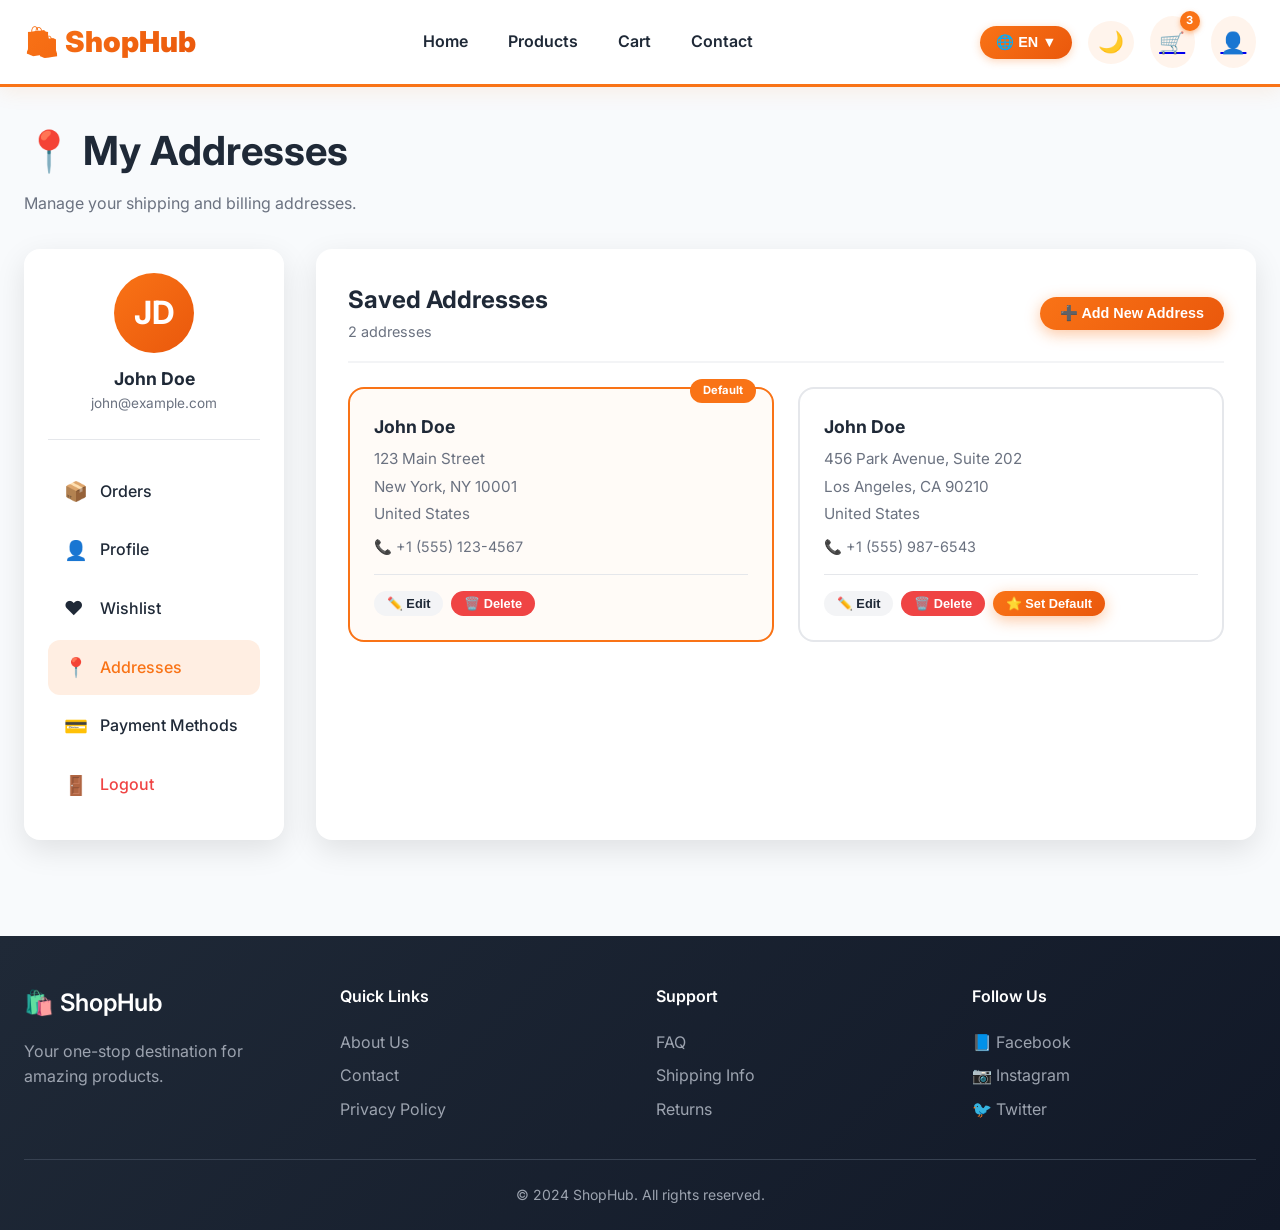
<file: frontend_templates/src/pages/account-addresses.html>
<!DOCTYPE html>
<html lang="en">
<head>
  <meta charset="UTF-8">
  <meta name="viewport" content="width=device-width, initial-scale=1.0">
  <title>My Addresses - ShopHub</title>
  <link href="https://fonts.googleapis.com/css2?family=Inter:wght@400;500;600;700;800;900&display=swap" rel="stylesheet">
  <style>
    /* ========================================
       SHARED STYLES
       ======================================== */
    :root {
      --primary: #f97316;
      --primary-dark: #ea580c;
      --primary-light: #fdba74;
      --secondary: #f59e0b;
      --dark: #1f2937;
      --light: #fff7ed;
      --gray: #6b7280;
      --gray-light: #f3f4f6;
      --success: #10b981;
      --danger: #ef4444;
      --warning: #f59e0b;
      --info: #3b82f6;
      --radius: 1rem;
      --shadow: 0 10px 30px rgba(0, 0, 0, 0.1);
      --shadow-hover: 0 20px 40px rgba(249, 115, 22, 0.2);
      --transition: all 0.3s cubic-bezier(0.4, 0, 0.2, 1);
    }

    * { margin: 0; padding: 0; box-sizing: border-box; }

    body {
      font-family: 'Inter', -apple-system, BlinkMacSystemFont, 'Segoe UI', Roboto, Helvetica, Arial, sans-serif;
      background: #f8fafc;
      color: var(--dark);
      line-height: 1.6;
      min-height: 100vh;
    }

    .container {
      max-width: 1280px;
      margin: 0 auto;
      padding: 0 1.5rem;
    }

    /* ========================================
       HEADER (same as other pages)
       ======================================== */
    .header {
      position: sticky;
      top: 0;
      z-index: 1000;
      background: rgba(255, 255, 255, 0.98);
      backdrop-filter: blur(10px);
      box-shadow: 0 4px 20px rgba(249, 115, 22, 0.1);
      border-bottom: 3px solid var(--primary);
      transition: var(--transition);
    }

    .header.scrolled { padding: 0.3rem 0; box-shadow: 0 4px 30px rgba(249, 115, 22, 0.25); }

    .header-inner {
      display: flex;
      justify-content: space-between;
      align-items: center;
      padding: 1rem 0;
    }

    .logo {
      font-size: 1.8rem;
      font-weight: 900;
      background: linear-gradient(135deg, var(--primary), var(--primary-dark));
      -webkit-background-clip: text;
      -webkit-text-fill-color: transparent;
      text-decoration: none;
      transition: var(--transition);
    }

    .logo:hover { transform: scale(1.05); }

    .nav-links {
      display: flex;
      gap: 2.5rem;
      align-items: center;
    }

    .nav-link {
      text-decoration: none;
      color: var(--dark);
      font-weight: 600;
      font-size: 1rem;
      transition: var(--transition);
      position: relative;
    }

    .nav-link::after {
      content: '';
      position: absolute;
      bottom: -5px;
      left: 0;
      width: 0;
      height: 3px;
      background: linear-gradient(90deg, var(--primary), var(--secondary));
      border-radius: 3px;
      transition: var(--transition);
    }

    .nav-link:hover::after,
    .nav-link.active::after { width: 100%; }

    .nav-link:hover { color: var(--primary); }

    .header-actions {
      display: flex;
      gap: 1rem;
      align-items: center;
    }

    .icon-btn {
      background: rgba(249, 115, 22, 0.08);
      border: none;
      cursor: pointer;
      padding: 0.6rem;
      border-radius: 50%;
      transition: var(--transition);
      font-size: 1.3rem;
      position: relative;
    }

    .icon-btn:hover {
      background: rgba(249, 115, 22, 0.2);
      transform: scale(1.1);
    }

    .cart-badge {
      position: absolute;
      top: -5px;
      right: -5px;
      background: var(--primary);
      color: white;
      font-size: 0.7rem;
      font-weight: bold;
      width: 20px;
      height: 20px;
      border-radius: 50%;
      display: flex;
      align-items: center;
      justify-content: center;
      box-shadow: 0 2px 5px rgba(249, 115, 22, 0.5);
    }

    .lang-dropdown { position: relative; }

    .lang-btn {
      background: linear-gradient(135deg, var(--primary), var(--primary-dark));
      border: none;
      padding: 0.5rem 1rem;
      border-radius: 9999px;
      color: white;
      font-weight: 600;
      font-size: 0.9rem;
      cursor: pointer;
      display: flex;
      align-items: center;
      gap: 0.5rem;
      transition: var(--transition);
      box-shadow: 0 2px 8px rgba(249, 115, 22, 0.3);
    }

    .lang-btn:hover {
      transform: scale(1.05);
      box-shadow: 0 4px 15px rgba(249, 115, 22, 0.5);
    }

    .lang-menu {
      position: absolute;
      top: 100%;
      right: 0;
      margin-top: 0.5rem;
      background: white;
      border-radius: var(--radius);
      box-shadow: var(--shadow);
      overflow: hidden;
      min-width: 150px;
      opacity: 0;
      visibility: hidden;
      transform: translateY(-10px);
      transition: var(--transition);
      z-index: 100;
      border: 1px solid var(--primary-light);
    }

    .lang-menu.active {
      opacity: 1;
      visibility: visible;
      transform: translateY(0);
    }

    .lang-option {
      display: flex;
      align-items: center;
      gap: 0.75rem;
      padding: 0.75rem 1rem;
      cursor: pointer;
      transition: var(--transition);
      width: 100%;
      border: none;
      background: none;
      font-size: 0.95rem;
      font-weight: 500;
    }

    .lang-option:hover { background: rgba(249, 115, 22, 0.1); }

    .menu-toggle {
      display: none;
      background: none;
      border: none;
      font-size: 1.8rem;
      cursor: pointer;
      color: var(--dark);
    }

    .mobile-menu {
      display: none;
      background: white;
      padding: 1rem 0;
      border-top: 1px solid #e5e7eb;
    }

    .mobile-menu.active {
      display: block;
      animation: slideDown 0.3s ease-out;
    }

    .mobile-menu a {
      display: block;
      padding: 0.75rem 0;
      text-decoration: none;
      color: var(--dark);
      font-weight: 500;
      border-bottom: 1px solid #f3f4f6;
      transition: var(--transition);
    }

    .mobile-menu a:hover {
      color: var(--primary);
      padding-left: 0.5rem;
    }

    @keyframes slideDown {
      from { opacity: 0; transform: translateY(-20px); }
      to { opacity: 1; transform: translateY(0); }
    }

    @keyframes scaleIn {
      from { opacity: 0; transform: scale(0.9); }
      to { opacity: 1; transform: scale(1); }
    }

    @keyframes fadeInUp {
      from { opacity: 0; transform: translateY(20px); }
      to { opacity: 1; transform: translateY(0); }
    }

    .animate-scaleIn { animation: scaleIn 0.5s ease-out; }
    .animate-fadeInUp { animation: fadeInUp 0.6s ease-out; }

    /* ========================================
       BUTTONS
       ======================================== */
    .btn {
      display: inline-flex;
      align-items: center;
      justify-content: center;
      gap: 0.5rem;
      padding: 0.5rem 1.25rem;
      border: none;
      border-radius: 9999px;
      font-weight: 600;
      font-size: 0.9rem;
      cursor: pointer;
      transition: var(--transition);
      text-decoration: none;
      position: relative;
      overflow: hidden;
    }

    .btn::before {
      content: '';
      position: absolute;
      top: 50%;
      left: 50%;
      width: 0;
      height: 0;
      border-radius: 50%;
      background: rgba(255, 255, 255, 0.3);
      transform: translate(-50%, -50%);
      transition: width 0.6s, height 0.6s;
    }

    .btn:hover::before {
      width: 300px;
      height: 300px;
    }

    .btn-primary {
      background: linear-gradient(135deg, var(--primary), var(--primary-dark));
      color: white;
      box-shadow: 0 4px 15px rgba(249, 115, 22, 0.4);
    }

    .btn-primary:hover {
      transform: translateY(-3px);
      box-shadow: 0 8px 25px rgba(249, 115, 22, 0.5);
    }

    .btn-secondary {
      background: var(--gray-light);
      color: var(--dark);
    }

    .btn-secondary:hover {
      background: #e5e7eb;
      transform: translateY(-3px);
    }

    .btn-danger {
      background: var(--danger);
      color: white;
    }

    .btn-danger:hover {
      background: #dc2626;
      transform: translateY(-3px);
    }

    .btn-success {
      background: var(--success);
      color: white;
    }

    .btn-success:hover {
      background: #059669;
      transform: translateY(-3px);
    }

    .btn-outline {
      background: transparent;
      border: 2px solid var(--primary);
      color: var(--primary);
    }

    .btn-outline:hover {
      background: var(--primary);
      color: white;
      transform: translateY(-3px);
    }

    .btn-sm {
      padding: 0.3rem 0.8rem;
      font-size: 0.8rem;
    }

    /* ========================================
       ACCOUNT LAYOUT
       ======================================== */
    .account-page {
      padding: 2rem 0;
    }

    .account-layout {
      display: grid;
      grid-template-columns: 260px 1fr;
      gap: 2rem;
      margin-top: 1.5rem;
    }

    /* Sidebar */
    .account-sidebar {
      background: white;
      border-radius: var(--radius);
      padding: 1.5rem;
      box-shadow: var(--shadow);
      height: fit-content;
      position: sticky;
      top: 100px;
    }

    .account-sidebar .user-info {
      text-align: center;
      padding-bottom: 1.5rem;
      border-bottom: 1px solid #e5e7eb;
      margin-bottom: 1.5rem;
    }

    .account-sidebar .avatar {
      width: 80px;
      height: 80px;
      border-radius: 50%;
      background: linear-gradient(135deg, var(--primary), var(--primary-dark));
      color: white;
      display: flex;
      align-items: center;
      justify-content: center;
      font-size: 2rem;
      font-weight: 700;
      margin: 0 auto 0.75rem;
    }

    .account-sidebar .user-name {
      font-weight: 700;
      font-size: 1.1rem;
    }

    .account-sidebar .user-email {
      font-size: 0.85rem;
      color: var(--gray);
    }

    .sidebar-menu {
      list-style: none;
    }

    .sidebar-menu li {
      margin-bottom: 0.25rem;
    }

    .sidebar-menu a {
      display: flex;
      align-items: center;
      gap: 0.75rem;
      padding: 0.75rem 1rem;
      border-radius: 0.75rem;
      text-decoration: none;
      color: var(--dark);
      transition: var(--transition);
      font-weight: 500;
    }

    .sidebar-menu a:hover {
      background: rgba(249, 115, 22, 0.08);
      color: var(--primary);
    }

    .sidebar-menu a.active {
      background: rgba(249, 115, 22, 0.12);
      color: var(--primary);
    }

    .sidebar-menu a .icon {
      font-size: 1.2rem;
      width: 24px;
    }

    /* Addresses Content */
    .addresses-content {
      background: white;
      border-radius: var(--radius);
      padding: 2rem;
      box-shadow: var(--shadow);
    }

    .addresses-content .header-section {
      display: flex;
      justify-content: space-between;
      align-items: center;
      flex-wrap: wrap;
      gap: 1rem;
      margin-bottom: 1.5rem;
      padding-bottom: 1rem;
      border-bottom: 2px solid var(--gray-light);
    }

    .addresses-content .header-section h2 {
      font-size: 1.5rem;
      font-weight: 700;
    }

    /* Address Card */
    .address-grid {
      display: grid;
      grid-template-columns: repeat(auto-fill, minmax(320px, 1fr));
      gap: 1.5rem;
    }

    .address-card {
      background: white;
      border: 2px solid #e5e7eb;
      border-radius: var(--radius);
      padding: 1.5rem;
      transition: var(--transition);
      position: relative;
    }

    .address-card:hover {
      border-color: var(--primary-light);
      box-shadow: var(--shadow);
    }

    .address-card.default {
      border-color: var(--primary);
      background: rgba(249, 115, 22, 0.03);
    }

    .address-card .badge {
      position: absolute;
      top: -10px;
      right: 1rem;
      background: var(--primary);
      color: white;
      font-size: 0.7rem;
      font-weight: 700;
      padding: 0.2rem 0.8rem;
      border-radius: 9999px;
    }

    .address-card .name {
      font-weight: 700;
      font-size: 1.1rem;
      margin-bottom: 0.25rem;
    }

    .address-card .address-line {
      color: var(--gray);
      font-size: 0.95rem;
      line-height: 1.8;
    }

    .address-card .phone {
      color: var(--gray);
      font-size: 0.9rem;
      margin-top: 0.5rem;
    }

    .address-card .actions {
      display: flex;
      gap: 0.5rem;
      margin-top: 1rem;
      padding-top: 1rem;
      border-top: 1px solid #e5e7eb;
    }

    /* Add Address Form */
    .add-address-form {
      background: var(--gray-light);
      border-radius: var(--radius);
      padding: 1.5rem;
      margin-top: 1.5rem;
      display: none;
    }

    .add-address-form.open {
      display: block;
      animation: fadeInUp 0.3s ease-out;
    }

    .add-address-form .form-row {
      display: grid;
      grid-template-columns: 1fr 1fr;
      gap: 1rem;
    }

    .form-group {
      margin-bottom: 1rem;
    }

    .form-group label {
      display: block;
      font-weight: 600;
      margin-bottom: 0.25rem;
      font-size: 0.9rem;
    }

    .form-group input,
    .form-group select {
      width: 100%;
      padding: 0.6rem 0.9rem;
      border: 2px solid #e5e7eb;
      border-radius: 0.75rem;
      font-size: 0.95rem;
      transition: var(--transition);
      background: white;
    }

    .form-group input:focus,
    .form-group select:focus {
      outline: none;
      border-color: var(--primary);
      box-shadow: 0 0 0 3px rgba(249, 115, 22, 0.1);
    }

    .form-group .checkbox-label {
      display: flex;
      align-items: center;
      gap: 0.5rem;
      font-weight: 500;
      cursor: pointer;
    }

    /* Empty State */
    .empty-addresses {
      text-align: center;
      padding: 3rem 0;
    }

    .empty-addresses .icon {
      font-size: 4rem;
      margin-bottom: 1rem;
    }

    .empty-addresses h3 {
      font-size: 1.3rem;
      margin-bottom: 0.5rem;
    }

    .empty-addresses p {
      color: var(--gray);
      margin-bottom: 1.5rem;
    }

    /* Toast */
    .toast {
      position: fixed;
      bottom: 2rem;
      right: 2rem;
      background: var(--success);
      color: white;
      padding: 1rem 1.5rem;
      border-radius: 9999px;
      box-shadow: var(--shadow);
      z-index: 2000;
      animation: slideInRight 0.3s ease-out;
      font-weight: 600;
    }

    .toast.error {
      background: var(--danger);
    }

    @keyframes slideInRight {
      from { opacity: 0; transform: translateX(100px); }
      to { opacity: 1; transform: translateX(0); }
    }

    /* ========================================
       FOOTER
       ======================================== */
    .footer {
      background: linear-gradient(135deg, #1f2937 0%, #111827 100%);
      color: #9ca3af;
      padding: 3rem 0 1.5rem;
      margin-top: 4rem;
    }

    .footer-grid {
      display: grid;
      grid-template-columns: repeat(auto-fit, minmax(200px, 1fr));
      gap: 2rem;
      margin-bottom: 2rem;
    }

    .footer h4 {
      color: white;
      font-weight: 600;
      margin-bottom: 1rem;
    }

    .footer a {
      color: #9ca3af;
      text-decoration: none;
      transition: var(--transition);
      display: block;
      padding: 0.25rem 0;
    }

    .footer a:hover { color: var(--primary); }

    .footer-bottom {
      border-top: 1px solid #374151;
      padding-top: 1.5rem;
      text-align: center;
      font-size: 0.875rem;
    }

    /* ========================================
       RESPONSIVE
       ======================================== */
    @media (max-width: 1024px) {
      .account-layout { grid-template-columns: 1fr; }
      .account-sidebar { position: relative; top: 0; }
    }

    @media (max-width: 768px) {
      .nav-links { display: none; }
      .menu-toggle { display: block; }

      .address-grid { grid-template-columns: 1fr; }
      .add-address-form .form-row { grid-template-columns: 1fr; }

      .addresses-content { padding: 1rem; }
      .header-inner { padding: 0.75rem 0; }
      .logo { font-size: 1.4rem; }
    }

    @media (max-width: 480px) {
      .container { padding: 0 1rem; }
      .addresses-content .header-section { flex-direction: column; align-items: stretch; }
    }
  </style>
</head>
<body>

<!-- ========== HEADER ========== -->
<header class="header" id="header">
  <div class="container">
    <div class="header-inner">
      <a href="index.html" class="logo">🛍️ ShopHub</a>
      <nav class="nav-links">
        <a href="index.html" class="nav-link">Home</a>
        <a href="products.html" class="nav-link">Products</a>
        <a href="cart.html" class="nav-link">Cart</a>
        <a href="contact.html" class="nav-link">Contact</a>
      </nav>
      <div class="header-actions">
        <div class="lang-dropdown">
          <button class="lang-btn" onclick="toggleLang()">🌐 EN ▼</button>
          <div class="lang-menu" id="langMenu">
            <button class="lang-option" onclick="setLang('en')">🇺🇸 English</button>
            <button class="lang-option" onclick="setLang('hi')">🇮🇳 हिन्दी</button>
            <button class="lang-option" onclick="setLang('es')">🇪🇸 Español</button>
            <button class="lang-option" onclick="setLang('ar')">🇸🇦 العربية</button>
          </div>
        </div>
        <button class="icon-btn" onclick="toggleTheme()" id="themeBtn">🌙</button>
        <a href="cart.html" class="icon-btn">
          🛒
          <span class="cart-badge">3</span>
        </a>
        <a href="login.html" class="icon-btn">👤</a>
        <button class="menu-toggle" onclick="toggleMobileMenu()">☰</button>
      </div>
    </div>
    <div class="mobile-menu" id="mobileMenu">
      <a href="index.html">Home</a>
      <a href="products.html">Products</a>
      <a href="cart.html">Cart</a>
      <a href="contact.html">Contact</a>
      <a href="login.html">Login</a>
    </div>
  </div>
</header>

<!-- ========== ADDRESSES PAGE ========== -->
<section class="account-page">
  <div class="container">
    <h1 style="font-size: 2.5rem; font-weight: 700; margin-bottom: 0.5rem;">📍 My Addresses</h1>
    <p style="color: var(--gray); margin-bottom: 2rem;">Manage your shipping and billing addresses.</p>

    <div class="account-layout">
      <aside class="account-sidebar animate-scaleIn">
        <div class="user-info">
          <div class="avatar">JD</div>
          <div class="user-name">John Doe</div>
          <div class="user-email">john@example.com</div>
        </div>
        <ul class="sidebar-menu">
          <li><a href="account-orders.html"><span class="icon">📦</span> Orders</a></li>
          <li><a href="account-profile.html"><span class="icon">👤</span> Profile</a></li>
          <li><a href="account-wishlist.html"><span class="icon">❤️</span> Wishlist</a></li>
          <li><a href="account-addresses.html" class="active"><span class="icon">📍</span> Addresses</a></li>
          <li><a href="account-payment.html"><span class="icon">💳</span> Payment Methods</a></li>
          <li><a href="logout.html" style="color: var(--danger);"><span class="icon">🚪</span> Logout</a></li>
        </ul>
      </aside>

      <div class="addresses-content animate-scaleIn">
        <div class="header-section">
          <div>
            <h2>Saved Addresses</h2>
            <span style="color: var(--gray); font-size: 0.9rem;"><span id="addressCount">2</span> addresses</span>
          </div>
          <button class="btn btn-primary" onclick="toggleAddressForm()">➕ Add New Address</button>
        </div>

        <!-- Add Address Form -->
        <div class="add-address-form" id="addressForm">
          <h3 style="margin-bottom: 1rem;">Add New Address</h3>
          <form onsubmit="saveAddress(event)">
            <div class="form-row">
              <div class="form-group">
                <label>Full Name *</label>
                <input type="text" id="addrFullName" placeholder="John Doe" required>
              </div>
              <div class="form-group">
                <label>Phone Number *</label>
                <input type="tel" id="addrPhone" placeholder="+1 (555) 123-4567" required>
              </div>
            </div>
            <div class="form-group">
              <label>Street Address *</label>
              <input type="text" id="addrStreet" placeholder="123 Main Street" required>
            </div>
            <div class="form-group">
              <label>Apartment, Suite, etc. (Optional)</label>
              <input type="text" id="addrApt" placeholder="Apt 4B">
            </div>
            <div class="form-row">
              <div class="form-group">
                <label>City *</label>
                <input type="text" id="addrCity" placeholder="New York" required>
              </div>
              <div class="form-group">
                <label>State/Province *</label>
                <input type="text" id="addrState" placeholder="NY" required>
              </div>
            </div>
            <div class="form-row">
              <div class="form-group">
                <label>Postal Code *</label>
                <input type="text" id="addrZip" placeholder="10001" required>
              </div>
              <div class="form-group">
                <label>Country *</label>
                <select id="addrCountry" required>
                  <option value="">Select Country</option>
                  <option value="US" selected>United States</option>
                  <option value="CA">Canada</option>
                  <option value="UK">United Kingdom</option>
                  <option value="IN">India</option>
                </select>
              </div>
            </div>
            <div class="form-group">
              <label class="checkbox-label">
                <input type="checkbox" id="addrDefault"> Set as default address
              </label>
            </div>
            <div style="display: flex; gap: 1rem;">
              <button type="submit" class="btn btn-primary">💾 Save Address</button>
              <button type="button" class="btn btn-secondary" onclick="toggleAddressForm()">Cancel</button>
            </div>
          </form>
        </div>

        <!-- Address Grid -->
        <div id="addressGrid" class="address-grid">
          <!-- Addresses loaded by JavaScript -->
        </div>
      </div>
    </div>
  </div>
</section>

<!-- ========== FOOTER ========== -->
<footer class="footer">
  <div class="container">
    <div class="footer-grid">
      <div><h4 style="font-size: 1.5rem;">🛍️ ShopHub</h4><p style="margin-top: 0.5rem;">Your one-stop destination for amazing products.</p></div>
      <div><h4>Quick Links</h4><a href="#">About Us</a><a href="#">Contact</a><a href="#">Privacy Policy</a></div>
      <div><h4>Support</h4><a href="#">FAQ</a><a href="#">Shipping Info</a><a href="#">Returns</a></div>
      <div><h4>Follow Us</h4><a href="#">📘 Facebook</a><a href="#">📷 Instagram</a><a href="#">🐦 Twitter</a></div>
    </div>
    <div class="footer-bottom"><p>© 2024 ShopHub. All rights reserved.</p></div>
  </div>
</footer>

<script>
  // ========================================
  // ADDRESS DATA
  // ========================================
  let addresses = [
    {
      id: 1,
      full_name: 'John Doe',
      phone: '+1 (555) 123-4567',
      street: '123 Main Street',
      apt: '',
      city: 'New York',
      state: 'NY',
      zip: '10001',
      country: 'United States',
      is_default: true
    },
    {
      id: 2,
      full_name: 'John Doe',
      phone: '+1 (555) 987-6543',
      street: '456 Park Avenue',
      apt: 'Suite 202',
      city: 'Los Angeles',
      state: 'CA',
      zip: '90210',
      country: 'United States',
      is_default: false
    }
  ];

  let addressIdCounter = 3;

  function renderAddresses() {
    const container = document.getElementById('addressGrid');
    const count = document.getElementById('addressCount');

    count.textContent = addresses.length;

    if (addresses.length === 0) {
      container.innerHTML = `
        <div class="empty-addresses" style="grid-column: 1 / -1;">
          <div class="icon">📍</div>
          <h3>No addresses saved</h3>
          <p>Add your first shipping address to make checkout faster.</p>
          <button class="btn btn-primary" onclick="toggleAddressForm()">➕ Add Address</button>
        </div>
      `;
      return;
    }

    container.innerHTML = addresses.map(addr => `
      <div class="address-card ${addr.is_default ? 'default' : ''}">
        ${addr.is_default ? '<span class="badge">Default</span>' : ''}
        <div class="name">${addr.full_name}</div>
        <div class="address-line">${addr.street}${addr.apt ? ', ' + addr.apt : ''}</div>
        <div class="address-line">${addr.city}, ${addr.state} ${addr.zip}</div>
        <div class="address-line">${addr.country}</div>
        <div class="phone">📞 ${addr.phone}</div>
        <div class="actions">
          <button class="btn btn-secondary btn-sm" onclick="editAddress(${addr.id})">✏️ Edit</button>
          <button class="btn btn-danger btn-sm" onclick="deleteAddress(${addr.id})">🗑️ Delete</button>
          ${!addr.is_default ? `<button class="btn btn-primary btn-sm" onclick="setDefault(${addr.id})">⭐ Set Default</button>` : ''}
        </div>
      </div>
    `).join('');
  }

  function saveAddress(event) {
    event.preventDefault();
    const newAddr = {
      id: addressIdCounter++,
      full_name: document.getElementById('addrFullName').value.trim(),
      phone: document.getElementById('addrPhone').value.trim(),
      street: document.getElementById('addrStreet').value.trim(),
      apt: document.getElementById('addrApt').value.trim(),
      city: document.getElementById('addrCity').value.trim(),
      state: document.getElementById('addrState').value.trim(),
      zip: document.getElementById('addrZip').value.trim(),
      country: document.getElementById('addrCountry').value,
      is_default: document.getElementById('addrDefault').checked
    };

    if (newAddr.is_default) {
      addresses.forEach(a => a.is_default = false);
    }

    addresses.push(newAddr);
    renderAddresses();
    toggleAddressForm();
    showToast('✅ Address added successfully!');
    document.getElementById('addressForm').querySelector('form').reset();
  }

  function deleteAddress(id) {
    const addr = addresses.find(a => a.id === id);
    if (!addr) return;
    if (confirm(`Delete address for "${addr.full_name}"?`)) {
      addresses = addresses.filter(a => a.id !== id);
      // If deleted was default, set first as default
      if (addr.is_default && addresses.length > 0) {
        addresses[0].is_default = true;
      }
      renderAddresses();
      showToast('🗑️ Address deleted');
    }
  }

  function setDefault(id) {
    addresses.forEach(a => a.is_default = a.id === id);
    renderAddresses();
    showToast('⭐ Default address updated');
  }

  function editAddress(id) {
    // In a real app, this would open a modal or form with pre-filled data
    showToast('✏️ Edit address feature coming soon!');
  }

  function toggleAddressForm() {
    const form = document.getElementById('addressForm');
    form.classList.toggle('open');
    if (!form.classList.contains('open')) {
      document.getElementById('addressForm').querySelector('form').reset();
    }
  }

  function showToast(message, type = 'success') {
    const existing = document.querySelector('.toast');
    if (existing) existing.remove();
    const toast = document.createElement('div');
    toast.className = `toast ${type}`;
    toast.textContent = message;
    document.body.appendChild(toast);
    setTimeout(() => {
      toast.style.opacity = '0';
      toast.style.transform = 'translateX(100px)';
      setTimeout(() => toast.remove(), 300);
    }, 3000);
  }

  function toggleLang() {
    document.getElementById('langMenu').classList.toggle('active');
  }

  function setLang(lang) {
    document.getElementById('langMenu').classList.remove('active');
    document.querySelector('.lang-btn').innerHTML = `🌐 ${lang.toUpperCase()} ▼`;
  }

  function toggleTheme() {
    document.body.classList.toggle('dark');
    const btn = document.getElementById('themeBtn');
    btn.textContent = document.body.classList.contains('dark') ? '☀️' : '🌙';
  }

  function toggleMobileMenu() {
    document.getElementById('mobileMenu').classList.toggle('active');
  }

  document.addEventListener('DOMContentLoaded', () => {
    renderAddresses();
    const savedTheme = localStorage.getItem('theme');
    if (savedTheme === 'dark') {
      document.body.classList.add('dark');
      document.getElementById('themeBtn').textContent = '☀️';
    }
    const header = document.querySelector('.header');
    window.addEventListener('scroll', () => {
      header.classList.toggle('scrolled', window.scrollY > 50);
    });
    document.addEventListener('click', (event) => {
      const langMenu = document.getElementById('langMenu');
      if (langMenu && !event.target.closest('.lang-dropdown')) {
        langMenu.classList.remove('active');
      }
    });
  });
</script>
</body>
</html>
</file>
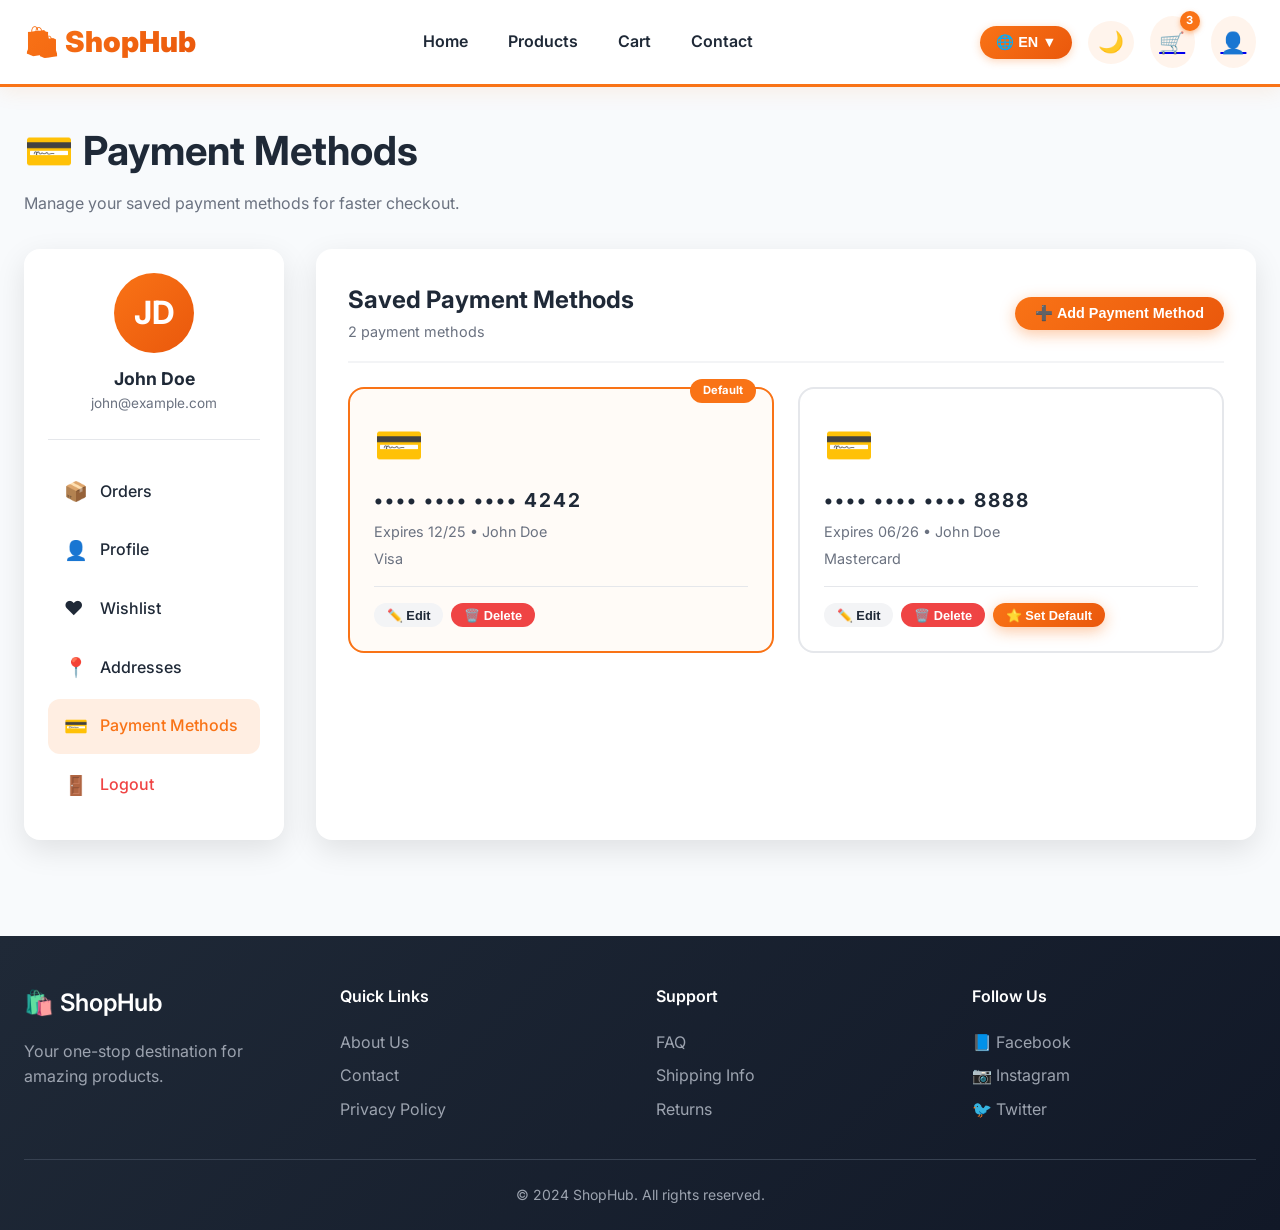
<file: frontend_templates/src/pages/account-payment.html>
<!DOCTYPE html>
<html lang="en">
<head>
  <meta charset="UTF-8">
  <meta name="viewport" content="width=device-width, initial-scale=1.0">
  <title>Payment Methods - ShopHub</title>
  <link href="https://fonts.googleapis.com/css2?family=Inter:wght@400;500;600;700;800;900&display=swap" rel="stylesheet">
  <style>
    /* ========================================
       SHARED STYLES (same as addresses page)
       ======================================== */
    :root {
      --primary: #f97316;
      --primary-dark: #ea580c;
      --primary-light: #fdba74;
      --secondary: #f59e0b;
      --dark: #1f2937;
      --light: #fff7ed;
      --gray: #6b7280;
      --gray-light: #f3f4f6;
      --success: #10b981;
      --danger: #ef4444;
      --warning: #f59e0b;
      --info: #3b82f6;
      --radius: 1rem;
      --shadow: 0 10px 30px rgba(0, 0, 0, 0.1);
      --shadow-hover: 0 20px 40px rgba(249, 115, 22, 0.2);
      --transition: all 0.3s cubic-bezier(0.4, 0, 0.2, 1);
    }

    * { margin: 0; padding: 0; box-sizing: border-box; }

    body {
      font-family: 'Inter', -apple-system, BlinkMacSystemFont, 'Segoe UI', Roboto, Helvetica, Arial, sans-serif;
      background: #f8fafc;
      color: var(--dark);
      line-height: 1.6;
      min-height: 100vh;
    }

    .container { max-width: 1280px; margin: 0 auto; padding: 0 1.5rem; }

    /* Header, Buttons, Sidebar, Footer same as before */
    .header {
      position: sticky;
      top: 0;
      z-index: 1000;
      background: rgba(255, 255, 255, 0.98);
      backdrop-filter: blur(10px);
      box-shadow: 0 4px 20px rgba(249, 115, 22, 0.1);
      border-bottom: 3px solid var(--primary);
      transition: var(--transition);
    }

    .header.scrolled { padding: 0.3rem 0; box-shadow: 0 4px 30px rgba(249, 115, 22, 0.25); }

    .header-inner {
      display: flex;
      justify-content: space-between;
      align-items: center;
      padding: 1rem 0;
    }

    .logo {
      font-size: 1.8rem;
      font-weight: 900;
      background: linear-gradient(135deg, var(--primary), var(--primary-dark));
      -webkit-background-clip: text;
      -webkit-text-fill-color: transparent;
      text-decoration: none;
      transition: var(--transition);
    }

    .logo:hover { transform: scale(1.05); }

    .nav-links {
      display: flex;
      gap: 2.5rem;
      align-items: center;
    }

    .nav-link {
      text-decoration: none;
      color: var(--dark);
      font-weight: 600;
      font-size: 1rem;
      transition: var(--transition);
      position: relative;
    }

    .nav-link::after {
      content: '';
      position: absolute;
      bottom: -5px;
      left: 0;
      width: 0;
      height: 3px;
      background: linear-gradient(90deg, var(--primary), var(--secondary));
      border-radius: 3px;
      transition: var(--transition);
    }

    .nav-link:hover::after,
    .nav-link.active::after { width: 100%; }

    .nav-link:hover { color: var(--primary); }

    .header-actions {
      display: flex;
      gap: 1rem;
      align-items: center;
    }

    .icon-btn {
      background: rgba(249, 115, 22, 0.08);
      border: none;
      cursor: pointer;
      padding: 0.6rem;
      border-radius: 50%;
      transition: var(--transition);
      font-size: 1.3rem;
      position: relative;
    }

    .icon-btn:hover {
      background: rgba(249, 115, 22, 0.2);
      transform: scale(1.1);
    }

    .cart-badge {
      position: absolute;
      top: -5px;
      right: -5px;
      background: var(--primary);
      color: white;
      font-size: 0.7rem;
      font-weight: bold;
      width: 20px;
      height: 20px;
      border-radius: 50%;
      display: flex;
      align-items: center;
      justify-content: center;
      box-shadow: 0 2px 5px rgba(249, 115, 22, 0.5);
    }

    .lang-dropdown { position: relative; }

    .lang-btn {
      background: linear-gradient(135deg, var(--primary), var(--primary-dark));
      border: none;
      padding: 0.5rem 1rem;
      border-radius: 9999px;
      color: white;
      font-weight: 600;
      font-size: 0.9rem;
      cursor: pointer;
      display: flex;
      align-items: center;
      gap: 0.5rem;
      transition: var(--transition);
      box-shadow: 0 2px 8px rgba(249, 115, 22, 0.3);
    }

    .lang-btn:hover {
      transform: scale(1.05);
      box-shadow: 0 4px 15px rgba(249, 115, 22, 0.5);
    }

    .lang-menu {
      position: absolute;
      top: 100%;
      right: 0;
      margin-top: 0.5rem;
      background: white;
      border-radius: var(--radius);
      box-shadow: var(--shadow);
      overflow: hidden;
      min-width: 150px;
      opacity: 0;
      visibility: hidden;
      transform: translateY(-10px);
      transition: var(--transition);
      z-index: 100;
      border: 1px solid var(--primary-light);
    }

    .lang-menu.active {
      opacity: 1;
      visibility: visible;
      transform: translateY(0);
    }

    .lang-option {
      display: flex;
      align-items: center;
      gap: 0.75rem;
      padding: 0.75rem 1rem;
      cursor: pointer;
      transition: var(--transition);
      width: 100%;
      border: none;
      background: none;
      font-size: 0.95rem;
      font-weight: 500;
    }

    .lang-option:hover { background: rgba(249, 115, 22, 0.1); }

    .menu-toggle {
      display: none;
      background: none;
      border: none;
      font-size: 1.8rem;
      cursor: pointer;
      color: var(--dark);
    }

    .mobile-menu {
      display: none;
      background: white;
      padding: 1rem 0;
      border-top: 1px solid #e5e7eb;
    }

    .mobile-menu.active {
      display: block;
      animation: slideDown 0.3s ease-out;
    }

    .mobile-menu a {
      display: block;
      padding: 0.75rem 0;
      text-decoration: none;
      color: var(--dark);
      font-weight: 500;
      border-bottom: 1px solid #f3f4f6;
      transition: var(--transition);
    }

    .mobile-menu a:hover {
      color: var(--primary);
      padding-left: 0.5rem;
    }

    @keyframes slideDown {
      from { opacity: 0; transform: translateY(-20px); }
      to { opacity: 1; transform: translateY(0); }
    }

    @keyframes scaleIn {
      from { opacity: 0; transform: scale(0.9); }
      to { opacity: 1; transform: scale(1); }
    }

    @keyframes fadeInUp {
      from { opacity: 0; transform: translateY(20px); }
      to { opacity: 1; transform: translateY(0); }
    }

    .animate-scaleIn { animation: scaleIn 0.5s ease-out; }
    .animate-fadeInUp { animation: fadeInUp 0.6s ease-out; }

    .btn {
      display: inline-flex;
      align-items: center;
      justify-content: center;
      gap: 0.5rem;
      padding: 0.5rem 1.25rem;
      border: none;
      border-radius: 9999px;
      font-weight: 600;
      font-size: 0.9rem;
      cursor: pointer;
      transition: var(--transition);
      text-decoration: none;
      position: relative;
      overflow: hidden;
    }

    .btn::before {
      content: '';
      position: absolute;
      top: 50%;
      left: 50%;
      width: 0;
      height: 0;
      border-radius: 50%;
      background: rgba(255, 255, 255, 0.3);
      transform: translate(-50%, -50%);
      transition: width 0.6s, height 0.6s;
    }

    .btn:hover::before {
      width: 300px;
      height: 300px;
    }

    .btn-primary {
      background: linear-gradient(135deg, var(--primary), var(--primary-dark));
      color: white;
      box-shadow: 0 4px 15px rgba(249, 115, 22, 0.4);
    }

    .btn-primary:hover {
      transform: translateY(-3px);
      box-shadow: 0 8px 25px rgba(249, 115, 22, 0.5);
    }

    .btn-secondary {
      background: var(--gray-light);
      color: var(--dark);
    }

    .btn-secondary:hover {
      background: #e5e7eb;
      transform: translateY(-3px);
    }

    .btn-danger {
      background: var(--danger);
      color: white;
    }

    .btn-danger:hover {
      background: #dc2626;
      transform: translateY(-3px);
    }

    .btn-sm {
      padding: 0.3rem 0.8rem;
      font-size: 0.8rem;
    }

    .account-page { padding: 2rem 0; }

    .account-layout {
      display: grid;
      grid-template-columns: 260px 1fr;
      gap: 2rem;
      margin-top: 1.5rem;
    }

    .account-sidebar {
      background: white;
      border-radius: var(--radius);
      padding: 1.5rem;
      box-shadow: var(--shadow);
      height: fit-content;
      position: sticky;
      top: 100px;
    }

    .account-sidebar .user-info {
      text-align: center;
      padding-bottom: 1.5rem;
      border-bottom: 1px solid #e5e7eb;
      margin-bottom: 1.5rem;
    }

    .account-sidebar .avatar {
      width: 80px;
      height: 80px;
      border-radius: 50%;
      background: linear-gradient(135deg, var(--primary), var(--primary-dark));
      color: white;
      display: flex;
      align-items: center;
      justify-content: center;
      font-size: 2rem;
      font-weight: 700;
      margin: 0 auto 0.75rem;
    }

    .account-sidebar .user-name {
      font-weight: 700;
      font-size: 1.1rem;
    }

    .account-sidebar .user-email {
      font-size: 0.85rem;
      color: var(--gray);
    }

    .sidebar-menu {
      list-style: none;
    }

    .sidebar-menu li {
      margin-bottom: 0.25rem;
    }

    .sidebar-menu a {
      display: flex;
      align-items: center;
      gap: 0.75rem;
      padding: 0.75rem 1rem;
      border-radius: 0.75rem;
      text-decoration: none;
      color: var(--dark);
      transition: var(--transition);
      font-weight: 500;
    }

    .sidebar-menu a:hover {
      background: rgba(249, 115, 22, 0.08);
      color: var(--primary);
    }

    .sidebar-menu a.active {
      background: rgba(249, 115, 22, 0.12);
      color: var(--primary);
    }

    .sidebar-menu a .icon {
      font-size: 1.2rem;
      width: 24px;
    }

    .payment-content {
      background: white;
      border-radius: var(--radius);
      padding: 2rem;
      box-shadow: var(--shadow);
    }

    .payment-content .header-section {
      display: flex;
      justify-content: space-between;
      align-items: center;
      flex-wrap: wrap;
      gap: 1rem;
      margin-bottom: 1.5rem;
      padding-bottom: 1rem;
      border-bottom: 2px solid var(--gray-light);
    }

    .payment-content .header-section h2 {
      font-size: 1.5rem;
      font-weight: 700;
    }

    .payment-grid {
      display: grid;
      grid-template-columns: repeat(auto-fill, minmax(280px, 1fr));
      gap: 1.5rem;
    }

    .payment-card {
      background: white;
      border: 2px solid #e5e7eb;
      border-radius: var(--radius);
      padding: 1.5rem;
      transition: var(--transition);
      position: relative;
    }

    .payment-card:hover {
      border-color: var(--primary-light);
      box-shadow: var(--shadow);
    }

    .payment-card.default {
      border-color: var(--primary);
      background: rgba(249, 115, 22, 0.03);
    }

    .payment-card .badge {
      position: absolute;
      top: -10px;
      right: 1rem;
      background: var(--primary);
      color: white;
      font-size: 0.7rem;
      font-weight: 700;
      padding: 0.2rem 0.8rem;
      border-radius: 9999px;
    }

    .payment-card .card-icon {
      font-size: 2.5rem;
      margin-bottom: 0.5rem;
    }

    .payment-card .card-number {
      font-weight: 700;
      font-size: 1.2rem;
      letter-spacing: 2px;
      margin-bottom: 0.25rem;
    }

    .payment-card .card-details {
      color: var(--gray);
      font-size: 0.9rem;
    }

    .payment-card .actions {
      display: flex;
      gap: 0.5rem;
      margin-top: 1rem;
      padding-top: 1rem;
      border-top: 1px solid #e5e7eb;
    }

    .add-payment-form {
      background: var(--gray-light);
      border-radius: var(--radius);
      padding: 1.5rem;
      margin-top: 1.5rem;
      display: none;
    }

    .add-payment-form.open {
      display: block;
      animation: fadeInUp 0.3s ease-out;
    }

    .add-payment-form .form-row {
      display: grid;
      grid-template-columns: 1fr 1fr;
      gap: 1rem;
    }

    .form-group {
      margin-bottom: 1rem;
    }

    .form-group label {
      display: block;
      font-weight: 600;
      margin-bottom: 0.25rem;
      font-size: 0.9rem;
    }

    .form-group input,
    .form-group select {
      width: 100%;
      padding: 0.6rem 0.9rem;
      border: 2px solid #e5e7eb;
      border-radius: 0.75rem;
      font-size: 0.95rem;
      transition: var(--transition);
      background: white;
    }

    .form-group input:focus,
    .form-group select:focus {
      outline: none;
      border-color: var(--primary);
      box-shadow: 0 0 0 3px rgba(249, 115, 22, 0.1);
    }

    .form-group .checkbox-label {
      display: flex;
      align-items: center;
      gap: 0.5rem;
      font-weight: 500;
      cursor: pointer;
    }

    .empty-payment {
      text-align: center;
      padding: 3rem 0;
    }

    .empty-payment .icon {
      font-size: 4rem;
      margin-bottom: 1rem;
    }

    .empty-payment h3 {
      font-size: 1.3rem;
      margin-bottom: 0.5rem;
    }

    .empty-payment p {
      color: var(--gray);
      margin-bottom: 1.5rem;
    }

    .toast {
      position: fixed;
      bottom: 2rem;
      right: 2rem;
      background: var(--success);
      color: white;
      padding: 1rem 1.5rem;
      border-radius: 9999px;
      box-shadow: var(--shadow);
      z-index: 2000;
      animation: slideInRight 0.3s ease-out;
      font-weight: 600;
    }

    .toast.error {
      background: var(--danger);
    }

    @keyframes slideInRight {
      from { opacity: 0; transform: translateX(100px); }
      to { opacity: 1; transform: translateX(0); }
    }

    .footer {
      background: linear-gradient(135deg, #1f2937 0%, #111827 100%);
      color: #9ca3af;
      padding: 3rem 0 1.5rem;
      margin-top: 4rem;
    }

    .footer-grid {
      display: grid;
      grid-template-columns: repeat(auto-fit, minmax(200px, 1fr));
      gap: 2rem;
      margin-bottom: 2rem;
    }

    .footer h4 {
      color: white;
      font-weight: 600;
      margin-bottom: 1rem;
    }

    .footer a {
      color: #9ca3af;
      text-decoration: none;
      transition: var(--transition);
      display: block;
      padding: 0.25rem 0;
    }

    .footer a:hover { color: var(--primary); }

    .footer-bottom {
      border-top: 1px solid #374151;
      padding-top: 1.5rem;
      text-align: center;
      font-size: 0.875rem;
    }

    @media (max-width: 1024px) {
      .account-layout { grid-template-columns: 1fr; }
      .account-sidebar { position: relative; top: 0; }
    }

    @media (max-width: 768px) {
      .nav-links { display: none; }
      .menu-toggle { display: block; }
      .payment-grid { grid-template-columns: 1fr; }
      .add-payment-form .form-row { grid-template-columns: 1fr; }
      .payment-content { padding: 1rem; }
      .header-inner { padding: 0.75rem 0; }
      .logo { font-size: 1.4rem; }
    }

    @media (max-width: 480px) {
      .container { padding: 0 1rem; }
      .payment-content .header-section { flex-direction: column; align-items: stretch; }
    }
  </style>
</head>
<body>

<!-- ========== HEADER ========== -->
<header class="header" id="header">
  <div class="container">
    <div class="header-inner">
      <a href="index.html" class="logo">🛍️ ShopHub</a>
      <nav class="nav-links">
        <a href="index.html" class="nav-link">Home</a>
        <a href="products.html" class="nav-link">Products</a>
        <a href="cart.html" class="nav-link">Cart</a>
        <a href="contact.html" class="nav-link">Contact</a>
      </nav>
      <div class="header-actions">
        <div class="lang-dropdown">
          <button class="lang-btn" onclick="toggleLang()">🌐 EN ▼</button>
          <div class="lang-menu" id="langMenu">
            <button class="lang-option" onclick="setLang('en')">🇺🇸 English</button>
            <button class="lang-option" onclick="setLang('hi')">🇮🇳 हिन्दी</button>
            <button class="lang-option" onclick="setLang('es')">🇪🇸 Español</button>
            <button class="lang-option" onclick="setLang('ar')">🇸🇦 العربية</button>
          </div>
        </div>
        <button class="icon-btn" onclick="toggleTheme()" id="themeBtn">🌙</button>
        <a href="cart.html" class="icon-btn">
          🛒
          <span class="cart-badge">3</span>
        </a>
        <a href="login.html" class="icon-btn">👤</a>
        <button class="menu-toggle" onclick="toggleMobileMenu()">☰</button>
      </div>
    </div>
    <div class="mobile-menu" id="mobileMenu">
      <a href="index.html">Home</a>
      <a href="products.html">Products</a>
      <a href="cart.html">Cart</a>
      <a href="contact.html">Contact</a>
      <a href="login.html">Login</a>
    </div>
  </div>
</header>

<!-- ========== PAYMENT METHODS PAGE ========== -->
<section class="account-page">
  <div class="container">
    <h1 style="font-size: 2.5rem; font-weight: 700; margin-bottom: 0.5rem;">💳 Payment Methods</h1>
    <p style="color: var(--gray); margin-bottom: 2rem;">Manage your saved payment methods for faster checkout.</p>

    <div class="account-layout">
      <aside class="account-sidebar animate-scaleIn">
        <div class="user-info">
          <div class="avatar">JD</div>
          <div class="user-name">John Doe</div>
          <div class="user-email">john@example.com</div>
        </div>
        <ul class="sidebar-menu">
          <li><a href="account-orders.html"><span class="icon">📦</span> Orders</a></li>
          <li><a href="account-profile.html"><span class="icon">👤</span> Profile</a></li>
          <li><a href="account-wishlist.html"><span class="icon">❤️</span> Wishlist</a></li>
          <li><a href="account-addresses.html"><span class="icon">📍</span> Addresses</a></li>
          <li><a href="account-payment.html" class="active"><span class="icon">💳</span> Payment Methods</a></li>
          <li><a href="logout.html" style="color: var(--danger);"><span class="icon">🚪</span> Logout</a></li>
        </ul>
      </aside>

      <div class="payment-content animate-scaleIn">
        <div class="header-section">
          <div>
            <h2>Saved Payment Methods</h2>
            <span style="color: var(--gray); font-size: 0.9rem;"><span id="paymentCount">2</span> payment methods</span>
          </div>
          <button class="btn btn-primary" onclick="togglePaymentForm()">➕ Add Payment Method</button>
        </div>

        <!-- Add Payment Form -->
        <div class="add-payment-form" id="paymentForm">
          <h3 style="margin-bottom: 1rem;">Add Payment Method</h3>
          <form onsubmit="savePayment(event)">
            <div class="form-group">
              <label>Card Type *</label>
              <select id="cardType" required>
                <option value="visa">💳 Visa</option>
                <option value="mastercard">💳 Mastercard</option>
                <option value="amex">💳 American Express</option>
                <option value="discover">💳 Discover</option>
              </select>
            </div>
            <div class="form-group">
              <label>Card Number *</label>
              <input type="text" id="cardNumber" placeholder="1234 5678 9012 3456" required>
            </div>
            <div class="form-row">
              <div class="form-group">
                <label>Expiry Date *</label>
                <input type="text" id="cardExpiry" placeholder="MM/YY" required>
              </div>
              <div class="form-group">
                <label>CVV *</label>
                <input type="text" id="cardCvv" placeholder="123" required>
              </div>
            </div>
            <div class="form-group">
              <label>Name on Card *</label>
              <input type="text" id="cardName" placeholder="John Doe" required>
            </div>
            <div class="form-group">
              <label class="checkbox-label">
                <input type="checkbox" id="cardDefault"> Set as default payment method
              </label>
            </div>
            <div style="display: flex; gap: 1rem;">
              <button type="submit" class="btn btn-primary">💾 Save Card</button>
              <button type="button" class="btn btn-secondary" onclick="togglePaymentForm()">Cancel</button>
            </div>
          </form>
        </div>

        <!-- Payment Grid -->
        <div id="paymentGrid" class="payment-grid">
          <!-- Payment methods loaded by JavaScript -->
        </div>
      </div>
    </div>
  </div>
</section>

<!-- ========== FOOTER ========== -->
<footer class="footer">
  <div class="container">
    <div class="footer-grid">
      <div><h4 style="font-size: 1.5rem;">🛍️ ShopHub</h4><p style="margin-top: 0.5rem;">Your one-stop destination for amazing products.</p></div>
      <div><h4>Quick Links</h4><a href="#">About Us</a><a href="#">Contact</a><a href="#">Privacy Policy</a></div>
      <div><h4>Support</h4><a href="#">FAQ</a><a href="#">Shipping Info</a><a href="#">Returns</a></div>
      <div><h4>Follow Us</h4><a href="#">📘 Facebook</a><a href="#">📷 Instagram</a><a href="#">🐦 Twitter</a></div>
    </div>
    <div class="footer-bottom"><p>© 2024 ShopHub. All rights reserved.</p></div>
  </div>
</footer>

<script>
  // ========================================
  // PAYMENT DATA
  // ========================================
  let paymentMethods = [
    {
      id: 1,
      type: 'visa',
      last4: '4242',
      expiry: '12/25',
      name: 'John Doe',
      is_default: true
    },
    {
      id: 2,
      type: 'mastercard',
      last4: '8888',
      expiry: '06/26',
      name: 'John Doe',
      is_default: false
    }
  ];

  let paymentIdCounter = 3;

  const cardIcons = {
    visa: '💳',
    mastercard: '💳',
    amex: '💳',
    discover: '💳'
  };

  const cardColors = {
    visa: 'border-blue-400',
    mastercard: 'border-red-400',
    amex: 'border-blue-600',
    discover: 'border-orange-400'
  };

  function renderPayments() {
    const container = document.getElementById('paymentGrid');
    const count = document.getElementById('paymentCount');

    count.textContent = paymentMethods.length;

    if (paymentMethods.length === 0) {
      container.innerHTML = `
        <div class="empty-payment" style="grid-column: 1 / -1;">
          <div class="icon">💳</div>
          <h3>No payment methods saved</h3>
          <p>Add a payment method for faster checkout.</p>
          <button class="btn btn-primary" onclick="togglePaymentForm()">➕ Add Payment Method</button>
        </div>
      `;
      return;
    }

    container.innerHTML = paymentMethods.map(pm => `
      <div class="payment-card ${pm.is_default ? 'default' : ''}">
        ${pm.is_default ? '<span class="badge">Default</span>' : ''}
        <div class="card-icon">${cardIcons[pm.type] || '💳'}</div>
        <div class="card-number">•••• •••• •••• ${pm.last4}</div>
        <div class="card-details">Expires ${pm.expiry} • ${pm.name}</div>
        <div class="card-details" style="margin-top: 0.25rem; text-transform: capitalize;">${pm.type}</div>
        <div class="actions">
          <button class="btn btn-secondary btn-sm" onclick="editPayment(${pm.id})">✏️ Edit</button>
          <button class="btn btn-danger btn-sm" onclick="deletePayment(${pm.id})">🗑️ Delete</button>
          ${!pm.is_default ? `<button class="btn btn-primary btn-sm" onclick="setDefaultPayment(${pm.id})">⭐ Set Default</button>` : ''}
        </div>
      </div>
    `).join('');
  }

  function savePayment(event) {
    event.preventDefault();
    const cardNumber = document.getElementById('cardNumber').value.trim();
    const last4 = cardNumber.slice(-4);

    const newPayment = {
      id: paymentIdCounter++,
      type: document.getElementById('cardType').value,
      last4: last4,
      expiry: document.getElementById('cardExpiry').value.trim(),
      name: document.getElementById('cardName').value.trim(),
      is_default: document.getElementById('cardDefault').checked
    };

    if (newPayment.is_default) {
      paymentMethods.forEach(p => p.is_default = false);
    }

    paymentMethods.push(newPayment);
    renderPayments();
    togglePaymentForm();
    showToast('✅ Payment method added successfully!');
    document.getElementById('paymentForm').querySelector('form').reset();
  }

  function deletePayment(id) {
    const pm = paymentMethods.find(p => p.id === id);
    if (!pm) return;
    if (confirm(`Delete card ending in ${pm.last4}?`)) {
      paymentMethods = paymentMethods.filter(p => p.id !== id);
      if (pm.is_default && paymentMethods.length > 0) {
        paymentMethods[0].is_default = true;
      }
      renderPayments();
      showToast('🗑️ Payment method deleted');
    }
  }

  function setDefaultPayment(id) {
    paymentMethods.forEach(p => p.is_default = p.id === id);
    renderPayments();
    showToast('⭐ Default payment method updated');
  }

  function editPayment(id) {
    showToast('✏️ Edit payment feature coming soon!');
  }

  function togglePaymentForm() {
    const form = document.getElementById('paymentForm');
    form.classList.toggle('open');
    if (!form.classList.contains('open')) {
      document.getElementById('paymentForm').querySelector('form').reset();
    }
  }

  function showToast(message, type = 'success') {
    const existing = document.querySelector('.toast');
    if (existing) existing.remove();
    const toast = document.createElement('div');
    toast.className = `toast ${type}`;
    toast.textContent = message;
    document.body.appendChild(toast);
    setTimeout(() => {
      toast.style.opacity = '0';
      toast.style.transform = 'translateX(100px)';
      setTimeout(() => toast.remove(), 300);
    }, 3000);
  }

  function toggleLang() {
    document.getElementById('langMenu').classList.toggle('active');
  }

  function setLang(lang) {
    document.getElementById('langMenu').classList.remove('active');
    document.querySelector('.lang-btn').innerHTML = `🌐 ${lang.toUpperCase()} ▼`;
  }

  function toggleTheme() {
    document.body.classList.toggle('dark');
    const btn = document.getElementById('themeBtn');
    btn.textContent = document.body.classList.contains('dark') ? '☀️' : '🌙';
  }

  function toggleMobileMenu() {
    document.getElementById('mobileMenu').classList.toggle('active');
  }

  document.addEventListener('DOMContentLoaded', () => {
    renderPayments();
    const savedTheme = localStorage.getItem('theme');
    if (savedTheme === 'dark') {
      document.body.classList.add('dark');
      document.getElementById('themeBtn').textContent = '☀️';
    }
    const header = document.querySelector('.header');
    window.addEventListener('scroll', () => {
      header.classList.toggle('scrolled', window.scrollY > 50);
    });
    document.addEventListener('click', (event) => {
      const langMenu = document.getElementById('langMenu');
      if (langMenu && !event.target.closest('.lang-dropdown')) {
        langMenu.classList.remove('active');
      }
    });
  });
</script>
</body>
</html>
</file>
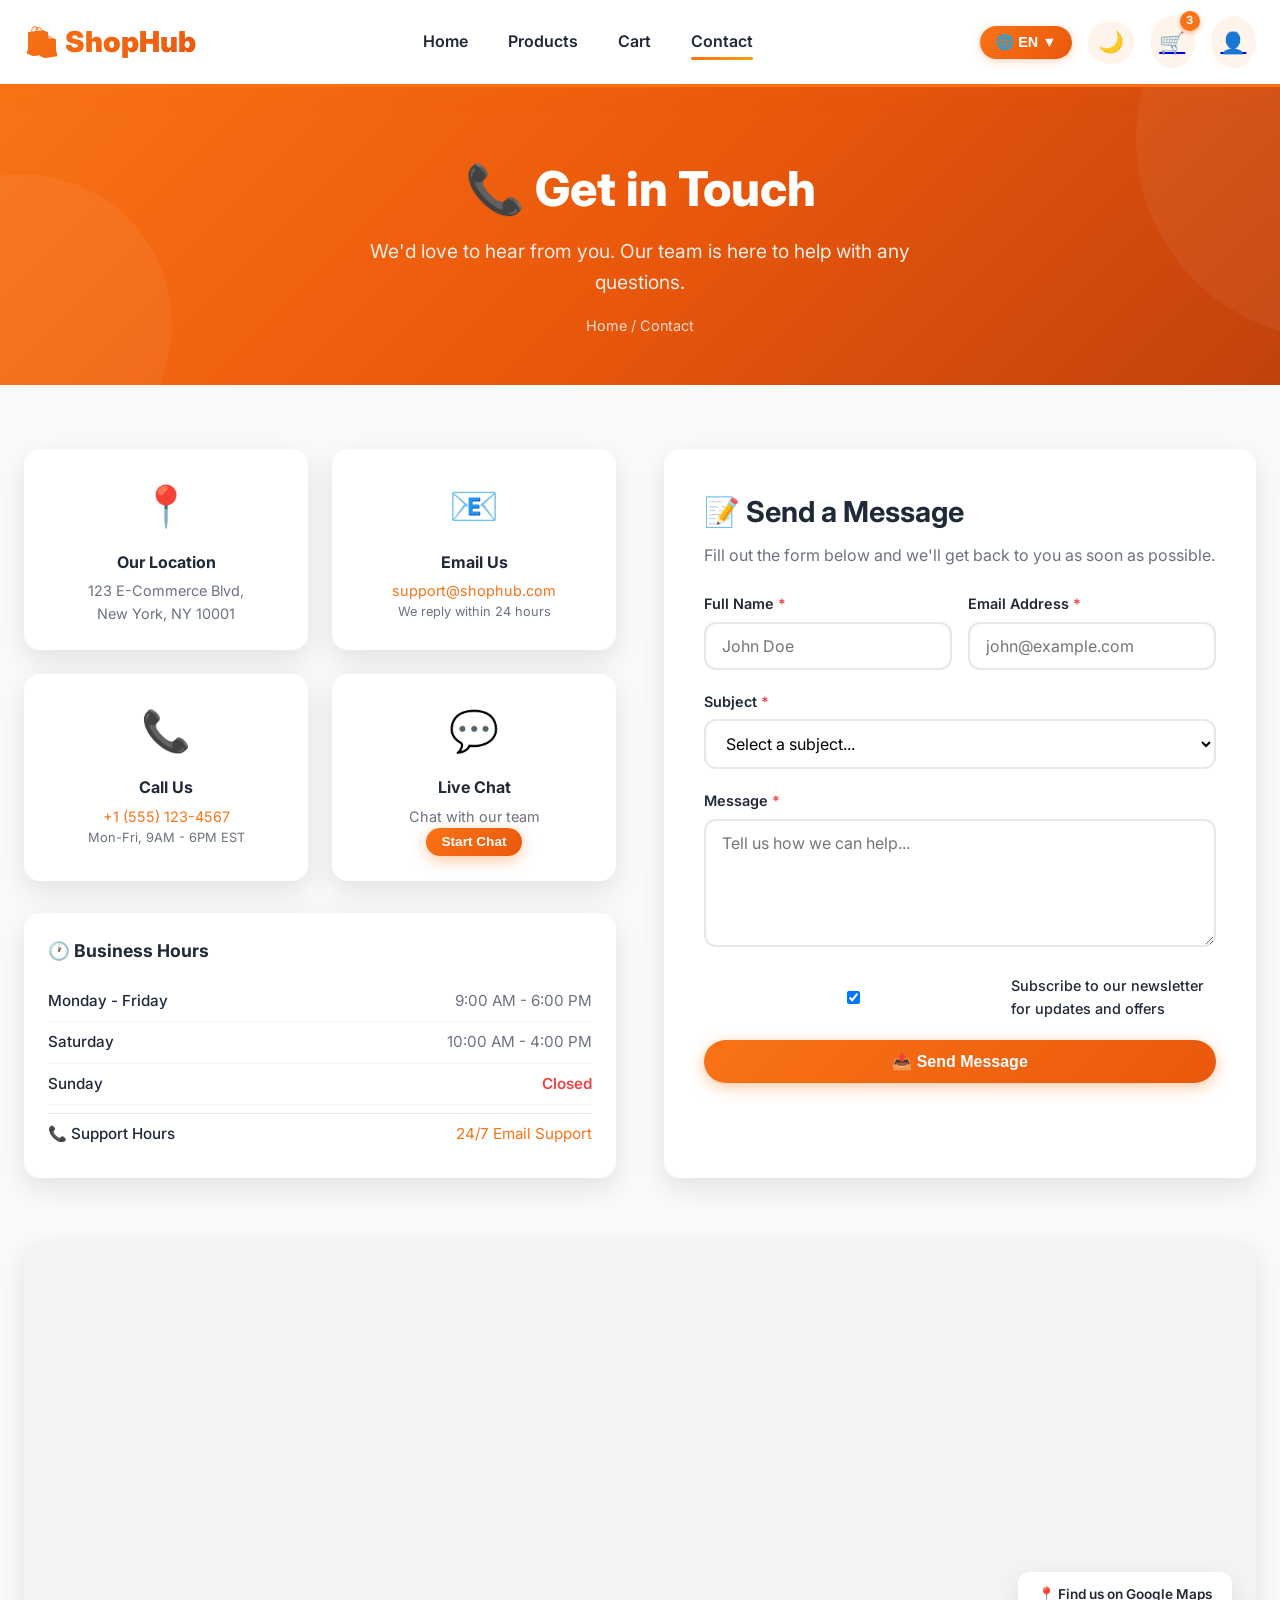
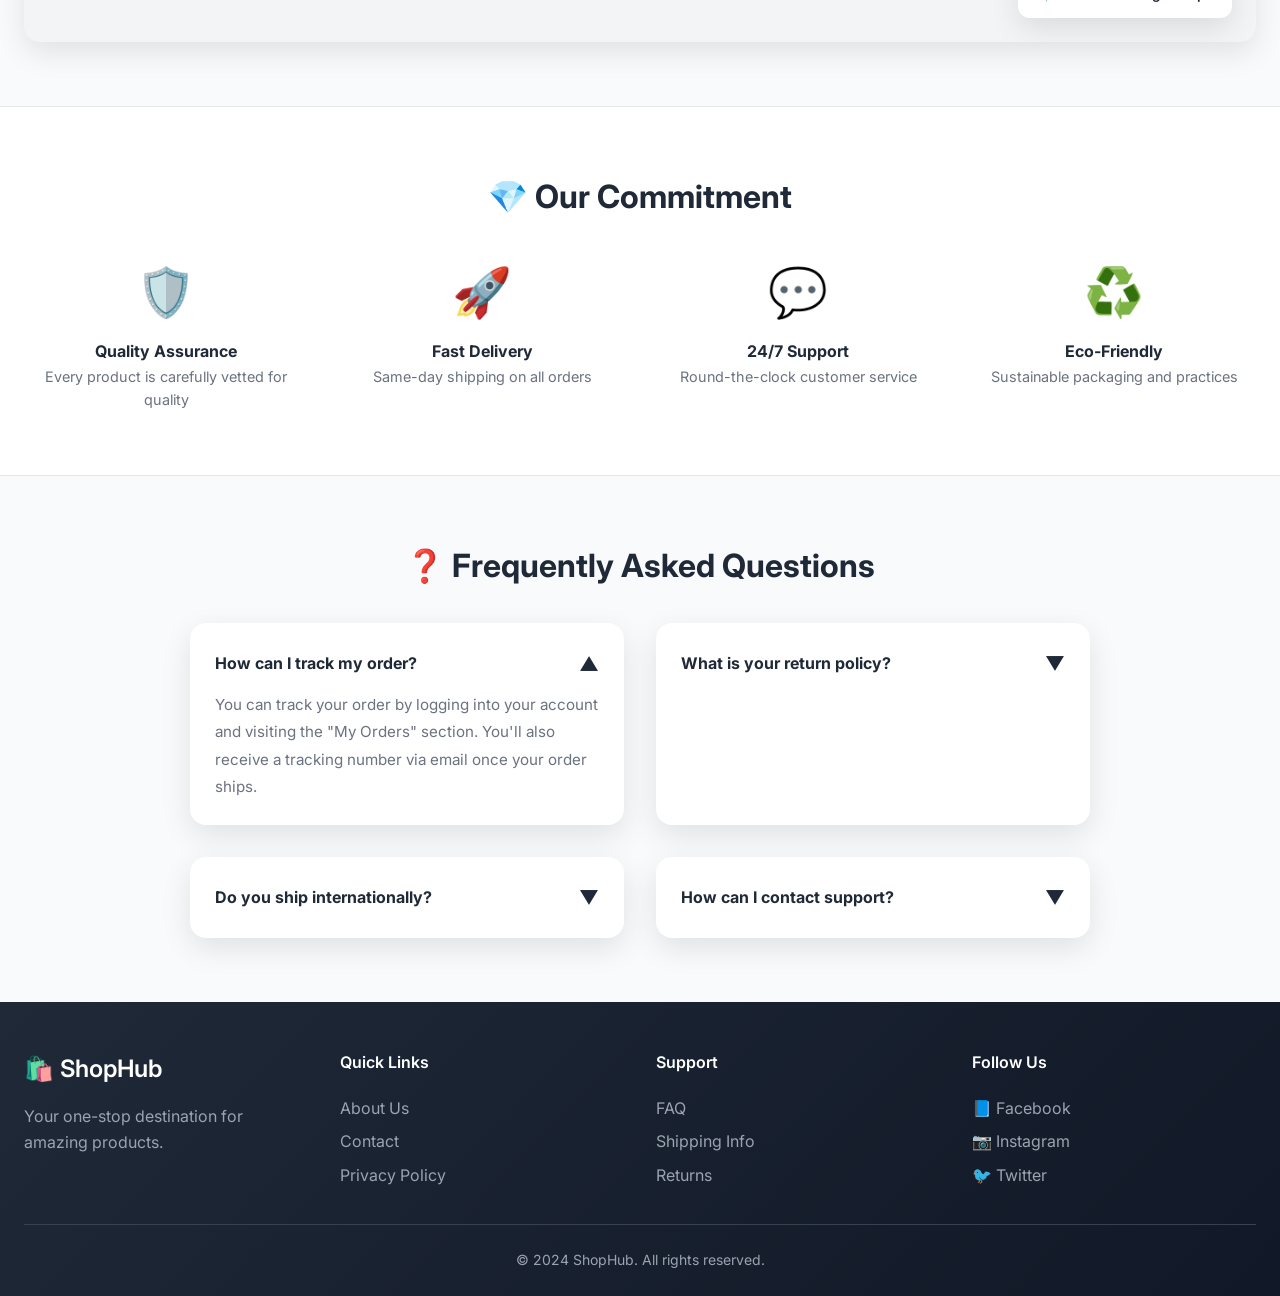
<file: frontend_templates/src/pages/contact.html>
<!DOCTYPE html>
<html lang="en">
<head>
  <meta charset="UTF-8">
  <meta name="viewport" content="width=device-width, initial-scale=1.0">
  <title>Contact Us - ShopHub</title>
  <link href="https://fonts.googleapis.com/css2?family=Inter:wght@400;500;600;700;800;900&display=swap" rel="stylesheet">
  <style>
    /* ========================================
       COMPLETE STYLES
       ======================================== */
    :root {
      --primary: #f97316;
      --primary-dark: #ea580c;
      --primary-light: #fdba74;
      --secondary: #f59e0b;
      --dark: #1f2937;
      --light: #fff7ed;
      --gray: #6b7280;
      --gray-light: #f3f4f6;
      --gray-dark: #374151;
      --success: #10b981;
      --danger: #ef4444;
      --warning: #f59e0b;
      --info: #3b82f6;
      --radius: 1rem;
      --shadow: 0 10px 30px rgba(0, 0, 0, 0.1);
      --shadow-hover: 0 20px 40px rgba(249, 115, 22, 0.2);
      --transition: all 0.3s cubic-bezier(0.4, 0, 0.2, 1);
    }

    * { margin: 0; padding: 0; box-sizing: border-box; }

    body {
      font-family: 'Inter', -apple-system, BlinkMacSystemFont, 'Segoe UI', Roboto, Helvetica, Arial, sans-serif;
      background: #f8fafc;
      color: var(--dark);
      line-height: 1.6;
      min-height: 100vh;
    }

    .container {
      max-width: 1280px;
      margin: 0 auto;
      padding: 0 1.5rem;
    }

    /* ========================================
       HEADER
       ======================================== */
    .header {
      position: sticky;
      top: 0;
      z-index: 1000;
      background: rgba(255, 255, 255, 0.98);
      backdrop-filter: blur(10px);
      box-shadow: 0 4px 20px rgba(249, 115, 22, 0.1);
      border-bottom: 3px solid var(--primary);
      transition: var(--transition);
    }

    .header.scrolled { padding: 0.3rem 0; box-shadow: 0 4px 30px rgba(249, 115, 22, 0.25); }

    .header-inner {
      display: flex;
      justify-content: space-between;
      align-items: center;
      padding: 1rem 0;
    }

    .logo {
      font-size: 1.8rem;
      font-weight: 900;
      background: linear-gradient(135deg, var(--primary), var(--primary-dark));
      -webkit-background-clip: text;
      -webkit-text-fill-color: transparent;
      text-decoration: none;
      transition: var(--transition);
    }

    .logo:hover { transform: scale(1.05); }

    .nav-links {
      display: flex;
      gap: 2.5rem;
      align-items: center;
    }

    .nav-link {
      text-decoration: none;
      color: var(--dark);
      font-weight: 600;
      font-size: 1rem;
      transition: var(--transition);
      position: relative;
    }

    .nav-link::after {
      content: '';
      position: absolute;
      bottom: -5px;
      left: 0;
      width: 0;
      height: 3px;
      background: linear-gradient(90deg, var(--primary), var(--secondary));
      border-radius: 3px;
      transition: var(--transition);
    }

    .nav-link:hover::after,
    .nav-link.active::after { width: 100%; }

    .nav-link:hover { color: var(--primary); }

    .header-actions {
      display: flex;
      gap: 1rem;
      align-items: center;
    }

    .icon-btn {
      background: rgba(249, 115, 22, 0.08);
      border: none;
      cursor: pointer;
      padding: 0.6rem;
      border-radius: 50%;
      transition: var(--transition);
      font-size: 1.3rem;
      position: relative;
    }

    .icon-btn:hover {
      background: rgba(249, 115, 22, 0.2);
      transform: scale(1.1);
    }

    .cart-badge {
      position: absolute;
      top: -5px;
      right: -5px;
      background: var(--primary);
      color: white;
      font-size: 0.7rem;
      font-weight: bold;
      width: 20px;
      height: 20px;
      border-radius: 50%;
      display: flex;
      align-items: center;
      justify-content: center;
      box-shadow: 0 2px 5px rgba(249, 115, 22, 0.5);
    }

    .lang-dropdown { position: relative; }

    .lang-btn {
      background: linear-gradient(135deg, var(--primary), var(--primary-dark));
      border: none;
      padding: 0.5rem 1rem;
      border-radius: 9999px;
      color: white;
      font-weight: 600;
      font-size: 0.9rem;
      cursor: pointer;
      display: flex;
      align-items: center;
      gap: 0.5rem;
      transition: var(--transition);
      box-shadow: 0 2px 8px rgba(249, 115, 22, 0.3);
    }

    .lang-btn:hover {
      transform: scale(1.05);
      box-shadow: 0 4px 15px rgba(249, 115, 22, 0.5);
    }

    .lang-menu {
      position: absolute;
      top: 100%;
      right: 0;
      margin-top: 0.5rem;
      background: white;
      border-radius: var(--radius);
      box-shadow: var(--shadow);
      overflow: hidden;
      min-width: 150px;
      opacity: 0;
      visibility: hidden;
      transform: translateY(-10px);
      transition: var(--transition);
      z-index: 100;
      border: 1px solid var(--primary-light);
    }

    .lang-menu.active {
      opacity: 1;
      visibility: visible;
      transform: translateY(0);
    }

    .lang-option {
      display: flex;
      align-items: center;
      gap: 0.75rem;
      padding: 0.75rem 1rem;
      cursor: pointer;
      transition: var(--transition);
      width: 100%;
      border: none;
      background: none;
      font-size: 0.95rem;
      font-weight: 500;
    }

    .lang-option:hover { background: rgba(249, 115, 22, 0.1); }

    .menu-toggle {
      display: none;
      background: none;
      border: none;
      font-size: 1.8rem;
      cursor: pointer;
      color: var(--dark);
    }

    .mobile-menu {
      display: none;
      background: white;
      padding: 1rem 0;
      border-top: 1px solid #e5e7eb;
    }

    .mobile-menu.active {
      display: block;
      animation: slideDown 0.3s ease-out;
    }

    .mobile-menu a {
      display: block;
      padding: 0.75rem 0;
      text-decoration: none;
      color: var(--dark);
      font-weight: 500;
      border-bottom: 1px solid #f3f4f6;
      transition: var(--transition);
    }

    .mobile-menu a:hover {
      color: var(--primary);
      padding-left: 0.5rem;
    }

    @keyframes slideDown {
      from { opacity: 0; transform: translateY(-20px); }
      to { opacity: 1; transform: translateY(0); }
    }

    @keyframes scaleIn {
      from { opacity: 0; transform: scale(0.9); }
      to { opacity: 1; transform: scale(1); }
    }

    @keyframes fadeInUp {
      from { opacity: 0; transform: translateY(20px); }
      to { opacity: 1; transform: translateY(0); }
    }

    @keyframes float {
      0%, 100% { transform: translateY(0px); }
      50% { transform: translateY(-10px); }
    }

    .animate-scaleIn { animation: scaleIn 0.5s ease-out; }
    .animate-fadeInUp { animation: fadeInUp 0.6s ease-out; }
    .animate-float { animation: float 3s ease-in-out infinite; }

    /* ========================================
       BUTTONS
       ======================================== */
    .btn {
      display: inline-flex;
      align-items: center;
      justify-content: center;
      gap: 0.5rem;
      padding: 0.75rem 1.8rem;
      border: none;
      border-radius: 9999px;
      font-weight: 600;
      font-size: 1rem;
      cursor: pointer;
      transition: var(--transition);
      text-decoration: none;
      position: relative;
      overflow: hidden;
    }

    .btn::before {
      content: '';
      position: absolute;
      top: 50%;
      left: 50%;
      width: 0;
      height: 0;
      border-radius: 50%;
      background: rgba(255, 255, 255, 0.3);
      transform: translate(-50%, -50%);
      transition: width 0.6s, height 0.6s;
    }

    .btn:hover::before {
      width: 300px;
      height: 300px;
    }

    .btn-primary {
      background: linear-gradient(135deg, var(--primary), var(--primary-dark));
      color: white;
      box-shadow: 0 4px 15px rgba(249, 115, 22, 0.4);
    }

    .btn-primary:hover {
      transform: translateY(-3px);
      box-shadow: 0 8px 25px rgba(249, 115, 22, 0.5);
    }

    .btn-secondary {
      background: var(--gray-light);
      color: var(--dark);
    }

    .btn-secondary:hover {
      background: #e5e7eb;
      transform: translateY(-3px);
    }

    .btn-outline {
      background: transparent;
      border: 2px solid var(--primary);
      color: var(--primary);
    }

    .btn-outline:hover {
      background: var(--primary);
      color: white;
      transform: translateY(-3px);
    }

    .btn-success {
      background: var(--success);
      color: white;
    }

    .btn-success:hover {
      background: #059669;
      transform: translateY(-3px);
    }

    .btn-sm {
      padding: 0.4rem 1rem;
      font-size: 0.85rem;
    }

    .btn-block {
      width: 100%;
      justify-content: center;
    }

    /* ========================================
       HERO / BANNER
       ======================================== */
    .contact-hero {
      background: linear-gradient(135deg, #f97316 0%, #ea580c 50%, #c2410c 100%);
      color: white;
      padding: 4rem 0 3rem;
      text-align: center;
      position: relative;
      overflow: hidden;
    }

    .contact-hero::before {
      content: '';
      position: absolute;
      top: -50%;
      right: -20%;
      width: 400px;
      height: 400px;
      background: rgba(255, 255, 255, 0.05);
      border-radius: 50%;
    }

    .contact-hero::after {
      content: '';
      position: absolute;
      bottom: -30%;
      left: -10%;
      width: 300px;
      height: 300px;
      background: rgba(255, 255, 255, 0.05);
      border-radius: 50%;
    }

    .contact-hero h1 {
      font-size: 3rem;
      font-weight: 800;
      margin-bottom: 0.5rem;
      position: relative;
      z-index: 2;
    }

    .contact-hero p {
      font-size: 1.2rem;
      opacity: 0.9;
      max-width: 600px;
      margin: 0 auto;
      position: relative;
      z-index: 2;
    }

    .contact-hero .breadcrumb {
      margin-top: 1rem;
      font-size: 0.9rem;
      opacity: 0.8;
      position: relative;
      z-index: 2;
    }

    .contact-hero .breadcrumb a {
      color: white;
      text-decoration: none;
    }

    .contact-hero .breadcrumb a:hover {
      text-decoration: underline;
    }

    /* ========================================
       CONTACT SECTION
       ======================================== */
    .contact-section {
      padding: 4rem 0;
    }

    .contact-grid {
      display: grid;
      grid-template-columns: 1fr 1fr;
      gap: 3rem;
    }

    /* Contact Info Cards */
    .contact-info-grid {
      display: grid;
      grid-template-columns: 1fr 1fr;
      gap: 1.5rem;
      margin-bottom: 2rem;
    }

    .info-card {
      background: white;
      border-radius: var(--radius);
      padding: 1.5rem;
      box-shadow: var(--shadow);
      transition: var(--transition);
      text-align: center;
      border: 1px solid transparent;
    }

    .info-card:hover {
      transform: translateY(-5px);
      border-color: var(--primary-light);
      box-shadow: var(--shadow-hover);
    }

    .info-card .icon {
      font-size: 2.5rem;
      margin-bottom: 0.75rem;
      display: block;
    }

    .info-card h4 {
      font-weight: 700;
      font-size: 1rem;
      margin-bottom: 0.25rem;
    }

    .info-card p {
      color: var(--gray);
      font-size: 0.9rem;
    }

    .info-card a {
      color: var(--primary);
      text-decoration: none;
    }

    .info-card a:hover {
      text-decoration: underline;
    }

    /* Business Hours */
    .business-hours {
      background: white;
      border-radius: var(--radius);
      padding: 1.5rem;
      box-shadow: var(--shadow);
    }

    .business-hours h3 {
      font-weight: 700;
      font-size: 1.1rem;
      margin-bottom: 1rem;
      display: flex;
      align-items: center;
      gap: 0.5rem;
    }

    .hours-row {
      display: flex;
      justify-content: space-between;
      padding: 0.5rem 0;
      border-bottom: 1px solid #f3f4f6;
      font-size: 0.95rem;
    }

    .hours-row:last-child {
      border-bottom: none;
    }

    .hours-row .day {
      font-weight: 500;
    }

    .hours-row .time {
      color: var(--gray);
    }

    .hours-row .time.closed {
      color: var(--danger);
      font-weight: 600;
    }

    /* ========================================
       CONTACT FORM
       ======================================== */
    .contact-form-wrapper {
      background: white;
      border-radius: var(--radius);
      padding: 2.5rem;
      box-shadow: var(--shadow);
    }

    .contact-form-wrapper h2 {
      font-size: 1.8rem;
      font-weight: 700;
      margin-bottom: 0.5rem;
    }

    .contact-form-wrapper .subtitle {
      color: var(--gray);
      margin-bottom: 1.5rem;
    }

    .form-group {
      margin-bottom: 1.25rem;
    }

    .form-group label {
      display: block;
      font-weight: 600;
      margin-bottom: 0.4rem;
      font-size: 0.9rem;
    }

    .form-group label .required {
      color: var(--danger);
    }

    .form-group input,
    .form-group select,
    .form-group textarea {
      width: 100%;
      padding: 0.75rem 1rem;
      border: 2px solid #e5e7eb;
      border-radius: 0.75rem;
      font-size: 1rem;
      transition: var(--transition);
      background: white;
      font-family: inherit;
    }

    .form-group input:focus,
    .form-group select:focus,
    .form-group textarea:focus {
      outline: none;
      border-color: var(--primary);
      box-shadow: 0 0 0 3px rgba(249, 115, 22, 0.1);
    }

    .form-group input.error,
    .form-group textarea.error {
      border-color: var(--danger);
    }

    .form-row {
      display: grid;
      grid-template-columns: 1fr 1fr;
      gap: 1rem;
    }

    .form-group .helper-text {
      font-size: 0.8rem;
      color: var(--gray);
      margin-top: 0.25rem;
    }

    /* ========================================
       MAP SECTION
       ======================================== */
    .map-section {
      padding: 0 0 4rem;
    }

    .map-container {
      border-radius: var(--radius);
      overflow: hidden;
      box-shadow: var(--shadow);
      position: relative;
      height: 400px;
      background: var(--gray-light);
    }

    .map-container iframe {
      width: 100%;
      height: 100%;
      border: none;
    }

    .map-overlay {
      position: absolute;
      bottom: 1.5rem;
      right: 1.5rem;
      background: white;
      padding: 0.75rem 1.25rem;
      border-radius: 0.75rem;
      box-shadow: var(--shadow);
      font-size: 0.85rem;
      font-weight: 600;
      display: flex;
      align-items: center;
      gap: 0.5rem;
    }

    /* ========================================
       TEAM / BRAND SECTION
       ======================================== */
    .brand-section {
      background: white;
      padding: 4rem 0;
      border-top: 1px solid #e5e7eb;
      border-bottom: 1px solid #e5e7eb;
    }

    .brand-grid {
      display: grid;
      grid-template-columns: repeat(auto-fit, minmax(200px, 1fr));
      gap: 2rem;
      text-align: center;
    }

    .brand-item .icon {
      font-size: 3rem;
      margin-bottom: 0.5rem;
      display: block;
    }

    .brand-item h4 {
      font-weight: 700;
      font-size: 1rem;
    }

    .brand-item p {
      color: var(--gray);
      font-size: 0.9rem;
    }

    /* ========================================
       FAQ / HELP SECTION
       ======================================== */
    .faq-section {
      padding: 4rem 0;
    }

    .faq-section h2 {
      text-align: center;
      font-size: 2rem;
      font-weight: 700;
      margin-bottom: 2rem;
    }

    .faq-grid {
      display: grid;
      grid-template-columns: 1fr 1fr;
      gap: 2rem;
      max-width: 900px;
      margin: 0 auto;
    }

    .faq-item {
      background: white;
      border-radius: var(--radius);
      padding: 1.5rem;
      box-shadow: var(--shadow);
      transition: var(--transition);
      cursor: pointer;
      border: 1px solid transparent;
    }

    .faq-item:hover {
      border-color: var(--primary-light);
      box-shadow: var(--shadow-hover);
    }

    .faq-item .question {
      font-weight: 700;
      display: flex;
      justify-content: space-between;
      align-items: center;
    }

    .faq-item .question .arrow {
      transition: var(--transition);
      font-size: 1.2rem;
    }

    .faq-item.open .question .arrow {
      transform: rotate(180deg);
    }

    .faq-item .answer {
      margin-top: 0.75rem;
      color: var(--gray);
      font-size: 0.95rem;
      display: none;
      line-height: 1.8;
    }

    .faq-item.open .answer {
      display: block;
      animation: fadeInUp 0.3s ease-out;
    }

    /* ========================================
       TOAST NOTIFICATION
       ======================================== */
    .toast {
      position: fixed;
      bottom: 2rem;
      right: 2rem;
      background: var(--success);
      color: white;
      padding: 1rem 1.5rem;
      border-radius: 9999px;
      box-shadow: var(--shadow);
      z-index: 2000;
      animation: slideInRight 0.3s ease-out;
      font-weight: 600;
    }

    .toast.error {
      background: var(--danger);
    }

    @keyframes slideInRight {
      from { opacity: 0; transform: translateX(100px); }
      to { opacity: 1; transform: translateX(0); }
    }

    /* ========================================
       FOOTER
       ======================================== */
    .footer {
      background: linear-gradient(135deg, #1f2937 0%, #111827 100%);
      color: #9ca3af;
      padding: 3rem 0 1.5rem;
    }

    .footer-grid {
      display: grid;
      grid-template-columns: repeat(auto-fit, minmax(200px, 1fr));
      gap: 2rem;
      margin-bottom: 2rem;
    }

    .footer h4 {
      color: white;
      font-weight: 600;
      margin-bottom: 1rem;
    }

    .footer a {
      color: #9ca3af;
      text-decoration: none;
      transition: var(--transition);
      display: block;
      padding: 0.25rem 0;
    }

    .footer a:hover { color: var(--primary); }

    .footer-bottom {
      border-top: 1px solid #374151;
      padding-top: 1.5rem;
      text-align: center;
      font-size: 0.875rem;
    }

    /* ========================================
       RESPONSIVE
       ======================================== */
    @media (max-width: 1024px) {
      .contact-grid {
        grid-template-columns: 1fr;
        gap: 2rem;
      }
      .faq-grid {
        grid-template-columns: 1fr;
      }
    }

    @media (max-width: 768px) {
      .nav-links { display: none; }
      .menu-toggle { display: block; }

      .contact-hero h1 { font-size: 2.2rem; }
      .contact-hero p { font-size: 1rem; }

      .contact-info-grid {
        grid-template-columns: 1fr 1fr;
      }

      .form-row {
        grid-template-columns: 1fr;
      }

      .contact-form-wrapper {
        padding: 1.5rem;
      }

      .map-container {
        height: 280px;
      }

      .brand-grid {
        grid-template-columns: 1fr 1fr;
      }

      .header-inner { padding: 0.75rem 0; }
      .logo { font-size: 1.4rem; }
    }

    @media (max-width: 480px) {
      .container { padding: 0 1rem; }
      .contact-info-grid { grid-template-columns: 1fr; }
      .brand-grid { grid-template-columns: 1fr; }
      .map-overlay {
        bottom: 1rem;
        right: 1rem;
        padding: 0.5rem 1rem;
        font-size: 0.75rem;
      }
    }
  </style>
</head>
<body>

<!-- ========== HEADER ========== -->
<header class="header" id="header">
  <div class="container">
    <div class="header-inner">
      <a href="index.html" class="logo">🛍️ ShopHub</a>
      <nav class="nav-links">
        <a href="index.html" class="nav-link">Home</a>
        <a href="products.html" class="nav-link">Products</a>
        <a href="cart.html" class="nav-link">Cart</a>
        <a href="contact.html" class="nav-link active">Contact</a>
      </nav>
      <div class="header-actions">
        <div class="lang-dropdown">
          <button class="lang-btn" onclick="toggleLang()">🌐 EN ▼</button>
          <div class="lang-menu" id="langMenu">
            <button class="lang-option" onclick="setLang('en')">🇺🇸 English</button>
            <button class="lang-option" onclick="setLang('hi')">🇮🇳 हिन्दी</button>
            <button class="lang-option" onclick="setLang('es')">🇪🇸 Español</button>
            <button class="lang-option" onclick="setLang('ar')">🇸🇦 العربية</button>
          </div>
        </div>
        <button class="icon-btn" onclick="toggleTheme()" id="themeBtn">🌙</button>
        <a href="cart.html" class="icon-btn">
          🛒
          <span class="cart-badge">3</span>
        </a>
        <a href="login.html" class="icon-btn">👤</a>
        <button class="menu-toggle" onclick="toggleMobileMenu()">☰</button>
      </div>
    </div>
    <div class="mobile-menu" id="mobileMenu">
      <a href="index.html">Home</a>
      <a href="products.html">Products</a>
      <a href="cart.html">Cart</a>
      <a href="contact.html">Contact</a>
      <a href="login.html">Login</a>
    </div>
  </div>
</header>

<!-- ========== HERO BANNER ========== -->
<section class="contact-hero">
  <div class="container">
    <h1 class="animate-fadeInUp">📞 Get in Touch</h1>
    <p class="animate-fadeInUp delay-1">We'd love to hear from you. Our team is here to help with any questions.</p>
    <div class="breadcrumb animate-fadeInUp delay-2">
      <a href="index.html">Home</a> / Contact
    </div>
  </div>
</section>

<!-- ========== CONTACT SECTION ========== -->
<section class="contact-section">
  <div class="container">
    <div class="contact-grid">
      <!-- Left Column - Contact Info -->
      <div>
        <div class="contact-info-grid">
          <div class="info-card animate-scaleIn">
            <span class="icon">📍</span>
            <h4>Our Location</h4>
            <p>123 E-Commerce Blvd,<br>New York, NY 10001</p>
          </div>
          <div class="info-card animate-scaleIn delay-1">
            <span class="icon">📧</span>
            <h4>Email Us</h4>
            <p><a href="mailto:support@shophub.com">support@shophub.com</a></p>
            <p style="font-size: 0.8rem; color: var(--gray);">We reply within 24 hours</p>
          </div>
          <div class="info-card animate-scaleIn delay-2">
            <span class="icon">📞</span>
            <h4>Call Us</h4>
            <p><a href="tel:+15551234567">+1 (555) 123-4567</a></p>
            <p style="font-size: 0.8rem; color: var(--gray);">Mon-Fri, 9AM - 6PM EST</p>
          </div>
          <div class="info-card animate-scaleIn delay-3">
            <span class="icon">💬</span>
            <h4>Live Chat</h4>
            <p>Chat with our team</p>
            <button class="btn btn-primary btn-sm" onclick="alert('Live chat coming soon!')">Start Chat</button>
          </div>
        </div>

        <!-- Business Hours -->
        <div class="business-hours animate-fadeInUp">
          <h3>🕐 Business Hours</h3>
          <div class="hours-row">
            <span class="day">Monday - Friday</span>
            <span class="time">9:00 AM - 6:00 PM</span>
          </div>
          <div class="hours-row">
            <span class="day">Saturday</span>
            <span class="time">10:00 AM - 4:00 PM</span>
          </div>
          <div class="hours-row">
            <span class="day">Sunday</span>
            <span class="time closed">Closed</span>
          </div>
          <div class="hours-row" style="margin-top: 0.5rem; padding-top: 0.5rem; border-top: 1px solid #e5e7eb;">
            <span class="day">📞 Support Hours</span>
            <span class="time" style="color: var(--primary);">24/7 Email Support</span>
          </div>
        </div>
      </div>

      <!-- Right Column - Contact Form -->
      <div class="contact-form-wrapper animate-scaleIn">
        <h2>📝 Send a Message</h2>
        <p class="subtitle">Fill out the form below and we'll get back to you as soon as possible.</p>

        <form id="contactForm" onsubmit="submitContact(event)">
          <div class="form-row">
            <div class="form-group">
              <label>Full Name <span class="required">*</span></label>
              <input type="text" id="fullName" placeholder="John Doe" required>
            </div>
            <div class="form-group">
              <label>Email Address <span class="required">*</span></label>
              <input type="email" id="email" placeholder="john@example.com" required>
            </div>
          </div>

          <div class="form-group">
            <label>Subject <span class="required">*</span></label>
            <select id="subject" required>
              <option value="">Select a subject...</option>
              <option value="general">General Inquiry</option>
              <option value="order">Order Support</option>
              <option value="returns">Returns & Refunds</option>
              <option value="partnership">Partnership / Wholesale</option>
              <option value="feedback">Feedback</option>
              <option value="other">Other</option>
            </select>
          </div>

          <div class="form-group">
            <label>Message <span class="required">*</span></label>
            <textarea id="message" rows="5" placeholder="Tell us how we can help..." required></textarea>
          </div>

          <div class="form-group">
            <label style="display: flex; align-items: center; gap: 0.5rem; font-weight: 500; cursor: pointer;">
              <input type="checkbox" id="newsletter" checked>
              Subscribe to our newsletter for updates and offers
            </label>
          </div>

          <button type="submit" class="btn btn-primary btn-block btn-lg">
            📤 Send Message
          </button>
        </form>
      </div>
    </div>
  </div>
</section>

<!-- ========== MAP SECTION ========== -->
<section class="map-section">
  <div class="container">
    <div class="map-container">
      <iframe 
        src="https://www.google.com/maps/embed?pb=!1m18!1m12!1m3!1x3024.2219901290355!2d-74.00369368400567!3d40.71312937933038!2m3!1f0!2f0!3f0!3m2!1i1024!2i768!4f13.1!3m3!1m2!1s0x89c25a316bb7ebd5%3A0xb5c9dc6a4b7b3d4b!2sE-Commerce%20District!5e0!3m2!1sen!2sus!4v1700000000000" 
        allowfullscreen="" 
        loading="lazy" 
        referrerpolicy="no-referrer-when-downgrade">
      </iframe>
      <div class="map-overlay">
        📍 Find us on Google Maps
      </div>
    </div>
  </div>
</section>

<!-- ========== BRAND / VALUES SECTION ========== -->
<section class="brand-section">
  <div class="container">
    <h2 style="text-align: center; font-size: 2rem; font-weight: 700; margin-bottom: 2rem;">💎 Our Commitment</h2>
    <div class="brand-grid">
      <div class="brand-item animate-fadeInUp">
        <span class="icon">🛡️</span>
        <h4>Quality Assurance</h4>
        <p>Every product is carefully vetted for quality</p>
      </div>
      <div class="brand-item animate-fadeInUp delay-1">
        <span class="icon">🚀</span>
        <h4>Fast Delivery</h4>
        <p>Same-day shipping on all orders</p>
      </div>
      <div class="brand-item animate-fadeInUp delay-2">
        <span class="icon">💬</span>
        <h4>24/7 Support</h4>
        <p>Round-the-clock customer service</p>
      </div>
      <div class="brand-item animate-fadeInUp delay-3">
        <span class="icon">♻️</span>
        <h4>Eco-Friendly</h4>
        <p>Sustainable packaging and practices</p>
      </div>
    </div>
  </div>
</section>

<!-- ========== FAQ SECTION ========== -->
<section class="faq-section">
  <div class="container">
    <h2>❓ Frequently Asked Questions</h2>
    <div class="faq-grid">
      <div class="faq-item open" onclick="toggleFaq(this)">
        <div class="question">
          <span>How can I track my order?</span>
          <span class="arrow">▼</span>
        </div>
        <div class="answer">
          You can track your order by logging into your account and visiting the "My Orders" section. You'll also receive a tracking number via email once your order ships.
        </div>
      </div>
      <div class="faq-item" onclick="toggleFaq(this)">
        <div class="question">
          <span>What is your return policy?</span>
          <span class="arrow">▼</span>
        </div>
        <div class="answer">
          We offer a 30-day return policy on all products. Items must be in original condition with tags attached. Free returns are available for all orders.
        </div>
      </div>
      <div class="faq-item" onclick="toggleFaq(this)">
        <div class="question">
          <span>Do you ship internationally?</span>
          <span class="arrow">▼</span>
        </div>
        <div class="answer">
          Yes! We ship to over 50 countries worldwide. International shipping rates and delivery times vary by destination.
        </div>
      </div>
      <div class="faq-item" onclick="toggleFaq(this)">
        <div class="question">
          <span>How can I contact support?</span>
          <span class="arrow">▼</span>
        </div>
        <div class="answer">
          You can reach us via email at support@shophub.com, call us at +1 (555) 123-4567, or use the contact form on this page. We typically respond within 24 hours.
        </div>
      </div>
    </div>
  </div>
</section>

<!-- ========== FOOTER ========== -->
<footer class="footer">
  <div class="container">
    <div class="footer-grid">
      <div><h4 style="font-size: 1.5rem;">🛍️ ShopHub</h4><p style="margin-top: 0.5rem;">Your one-stop destination for amazing products.</p></div>
      <div><h4>Quick Links</h4><a href="#">About Us</a><a href="contact.html">Contact</a><a href="#">Privacy Policy</a></div>
      <div><h4>Support</h4><a href="#">FAQ</a><a href="#">Shipping Info</a><a href="#">Returns</a></div>
      <div><h4>Follow Us</h4><a href="#">📘 Facebook</a><a href="#">📷 Instagram</a><a href="#">🐦 Twitter</a></div>
    </div>
    <div class="footer-bottom"><p>© 2024 ShopHub. All rights reserved.</p></div>
  </div>
</footer>

<!-- ========== JAVASCRIPT ========== -->
<script>
  // ========================================
  // CONTACT FORM
  // ========================================
  function submitContact(event) {
    event.preventDefault();

    const fullName = document.getElementById('fullName').value.trim();
    const email = document.getElementById('email').value.trim();
    const subject = document.getElementById('subject').value;
    const message = document.getElementById('message').value.trim();

    if (!fullName || !email || !subject || !message) {
      showToast('⚠️ Please fill in all required fields.', 'error');
      return;
    }

    // Simulate sending
    const btn = event.submitter;
    const originalText = btn.textContent;
    btn.textContent = '⏳ Sending...';
    btn.disabled = true;

    setTimeout(() => {
      btn.textContent = originalText;
      btn.disabled = false;
      showToast('✅ Message sent successfully! We\'ll get back to you soon.');
      document.getElementById('contactForm').reset();
    }, 1500);
  }

  // ========================================
  // FAQ TOGGLE
  // ========================================
  function toggleFaq(el) {
    el.classList.toggle('open');
  }

  // ========================================
  // TOAST NOTIFICATION
  // ========================================
  function showToast(message, type = 'success') {
    const existing = document.querySelector('.toast');
    if (existing) existing.remove();

    const toast = document.createElement('div');
    toast.className = `toast ${type}`;
    toast.textContent = message;
    document.body.appendChild(toast);

    setTimeout(() => {
      toast.style.opacity = '0';
      toast.style.transform = 'translateX(100px)';
      setTimeout(() => toast.remove(), 300);
    }, 3000);
  }

  // ========================================
  // HEADER FUNCTIONS
  // ========================================
  function toggleLang() {
    document.getElementById('langMenu').classList.toggle('active');
  }

  function setLang(lang) {
    document.getElementById('langMenu').classList.remove('active');
    document.querySelector('.lang-btn').innerHTML = `🌐 ${lang.toUpperCase()} ▼`;
  }

  function toggleTheme() {
    document.body.classList.toggle('dark');
    const btn = document.getElementById('themeBtn');
    btn.textContent = document.body.classList.contains('dark') ? '☀️' : '🌙';
  }

  function toggleMobileMenu() {
    document.getElementById('mobileMenu').classList.toggle('active');
  }

  // ========================================
  // INITIALIZATION
  // ========================================
  document.addEventListener('DOMContentLoaded', () => {
    const savedTheme = localStorage.getItem('theme');
    if (savedTheme === 'dark') {
      document.body.classList.add('dark');
      document.getElementById('themeBtn').textContent = '☀️';
    }

    const header = document.querySelector('.header');
    window.addEventListener('scroll', () => {
      header.classList.toggle('scrolled', window.scrollY > 50);
    });

    document.addEventListener('click', (event) => {
      const langMenu = document.getElementById('langMenu');
      if (langMenu && !event.target.closest('.lang-dropdown')) {
        langMenu.classList.remove('active');
      }
    });
  });
</script>
</body>
</html>
</file>
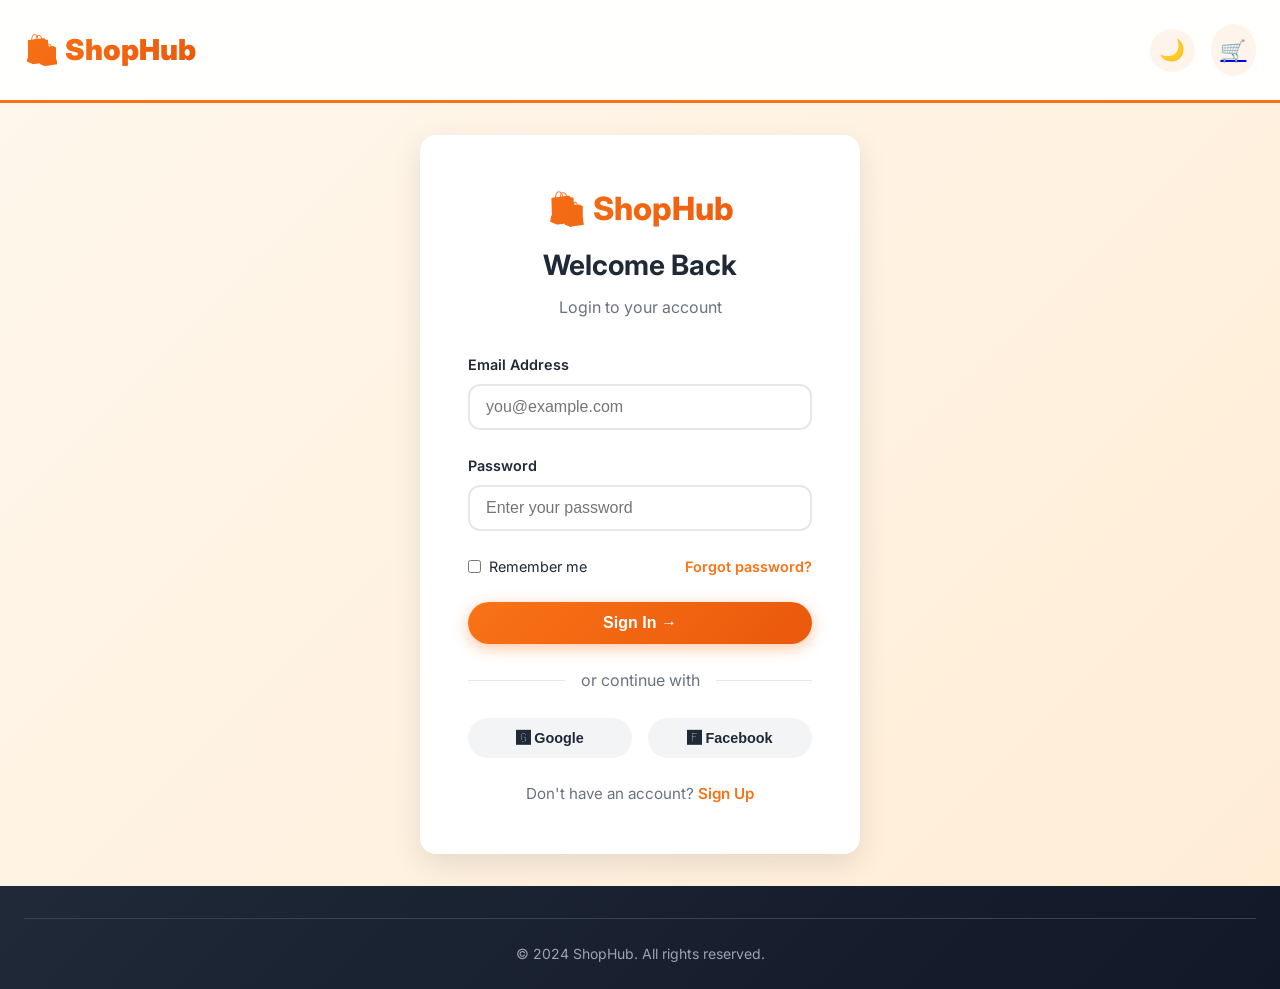
<file: frontend_templates/src/pages/login.html>
<!DOCTYPE html>
<html lang="en">
<head>
  <meta charset="UTF-8">
  <meta name="viewport" content="width=device-width, initial-scale=1.0">
  <title>Login - ShopHub</title>
  <link href="https://fonts.googleapis.com/css2?family=Inter:wght@400;500;600;700;800;900&display=swap" rel="stylesheet">
  <style>
    /* ========================================
       SHARED STYLES (minimal for auth pages)
       ======================================== */
    :root {
      --primary: #f97316;
      --primary-dark: #ea580c;
      --primary-light: #fdba74;
      --secondary: #f59e0b;
      --dark: #1f2937;
      --light: #fff7ed;
      --gray: #6b7280;
      --gray-light: #f3f4f6;
      --success: #10b981;
      --danger: #ef4444;
      --warning: #f59e0b;
      --radius: 1rem;
      --shadow: 0 10px 30px rgba(0, 0, 0, 0.1);
      --transition: all 0.3s cubic-bezier(0.4, 0, 0.2, 1);
    }

    * { margin: 0; padding: 0; box-sizing: border-box; }

    body {
      font-family: 'Inter', -apple-system, BlinkMacSystemFont, 'Segoe UI', Roboto, Helvetica, Arial, sans-serif;
      background: linear-gradient(135deg, #fff7ed 0%, #ffedd5 100%);
      color: var(--dark);
      line-height: 1.6;
      min-height: 100vh;
      display: flex;
      flex-direction: column;
    }

    .container { max-width: 1280px; margin: 0 auto; padding: 0 1.5rem; }

    /* ========================================
       MINIMAL HEADER
       ======================================== */
    .header {
      padding: 1.5rem 0;
      border-bottom: 3px solid var(--primary);
      background: rgba(255, 255, 255, 0.95);
      backdrop-filter: blur(10px);
    }

    .header-inner {
      display: flex;
      justify-content: space-between;
      align-items: center;
    }

    .logo {
      font-size: 1.8rem;
      font-weight: 900;
      background: linear-gradient(135deg, var(--primary), var(--primary-dark));
      -webkit-background-clip: text;
      -webkit-text-fill-color: transparent;
      text-decoration: none;
    }

    .header-actions { display: flex; gap: 1rem; align-items: center; }

    .icon-btn {
      background: rgba(249, 115, 22, 0.08);
      border: none;
      cursor: pointer;
      padding: 0.6rem;
      border-radius: 50%;
      transition: var(--transition);
      font-size: 1.3rem;
    }

    .icon-btn:hover { background: rgba(249, 115, 22, 0.2); transform: scale(1.1); }

    /* ========================================
       AUTH CARD
       ======================================== */
    .auth-container {
      flex: 1;
      display: flex;
      align-items: center;
      justify-content: center;
      padding: 2rem;
    }

    .auth-card {
      background: white;
      border-radius: var(--radius);
      padding: 3rem;
      max-width: 440px;
      width: 100%;
      box-shadow: var(--shadow);
      animation: scaleIn 0.5s ease-out;
    }

    @keyframes scaleIn {
      from { opacity: 0; transform: scale(0.9); }
      to { opacity: 1; transform: scale(1); }
    }

    .auth-card .logo-text {
      text-align: center;
      font-size: 2rem;
      font-weight: 800;
      margin-bottom: 0.5rem;
      background: linear-gradient(135deg, var(--primary), var(--primary-dark));
      -webkit-background-clip: text;
      -webkit-text-fill-color: transparent;
    }

    .auth-card h2 {
      text-align: center;
      font-size: 1.75rem;
      margin-bottom: 0.5rem;
    }

    .auth-card .subtitle {
      text-align: center;
      color: var(--gray);
      margin-bottom: 2rem;
    }

    .form-group { margin-bottom: 1.5rem; }

    .form-group label {
      display: block;
      font-weight: 600;
      margin-bottom: 0.5rem;
      font-size: 0.9rem;
    }

    .form-group input {
      width: 100%;
      padding: 0.75rem 1rem;
      border: 2px solid #e5e7eb;
      border-radius: 0.75rem;
      font-size: 1rem;
      transition: var(--transition);
      background: white;
    }

    .form-group input:focus {
      outline: none;
      border-color: var(--primary);
      box-shadow: 0 0 0 3px rgba(249, 115, 22, 0.1);
    }

    .form-options {
      display: flex;
      justify-content: space-between;
      align-items: center;
      margin-bottom: 1.5rem;
      font-size: 0.9rem;
    }

    .form-options label { display: flex; align-items: center; gap: 0.5rem; cursor: pointer; }

    .form-options a { color: var(--primary); text-decoration: none; font-weight: 600; }
    .form-options a:hover { text-decoration: underline; }

    .btn {
      display: inline-flex;
      align-items: center;
      justify-content: center;
      gap: 0.5rem;
      padding: 0.75rem 1.5rem;
      border: none;
      border-radius: 9999px;
      font-weight: 600;
      font-size: 1rem;
      cursor: pointer;
      transition: var(--transition);
      text-decoration: none;
      width: 100%;
    }

    .btn-primary {
      background: linear-gradient(135deg, var(--primary), var(--primary-dark));
      color: white;
      box-shadow: 0 4px 15px rgba(249, 115, 22, 0.4);
    }

    .btn-primary:hover {
      transform: translateY(-2px);
      box-shadow: 0 8px 25px rgba(249, 115, 22, 0.5);
    }

    .auth-divider {
      display: flex;
      align-items: center;
      gap: 1rem;
      margin: 1.5rem 0;
      color: var(--gray);
    }

    .auth-divider::before,
    .auth-divider::after {
      content: '';
      flex: 1;
      height: 1px;
      background: #e5e7eb;
    }

    .social-login {
      display: flex;
      gap: 1rem;
    }

    .social-login .btn {
      flex: 1;
      justify-content: center;
      background: var(--gray-light);
      color: var(--dark);
      font-size: 0.9rem;
    }

    .social-login .btn:hover { background: #e5e7eb; }

    .auth-footer {
      text-align: center;
      margin-top: 1.5rem;
      font-size: 0.95rem;
      color: var(--gray);
    }

    .auth-footer a { color: var(--primary); font-weight: 600; text-decoration: none; }
    .auth-footer a:hover { text-decoration: underline; }

    /* ========================================
       FOOTER
       ======================================== */
    .footer {
      background: linear-gradient(135deg, #1f2937 0%, #111827 100%);
      color: #9ca3af;
      padding: 2rem 0 1.5rem;
      margin-top: auto;
    }

    .footer-bottom {
      border-top: 1px solid #374151;
      padding-top: 1.5rem;
      text-align: center;
      font-size: 0.875rem;
    }

    /* ========================================
       RESPONSIVE
       ======================================== */
    @media (max-width: 480px) {
      .auth-card { padding: 2rem; }
      .social-login { flex-direction: column; }
      .form-options { flex-direction: column; gap: 0.5rem; align-items: flex-start; }
    }
  </style>
</head>
<body>

<!-- ========== MINIMAL HEADER ========== -->
<header class="header">
  <div class="container">
    <div class="header-inner">
      <a href="index.html" class="logo">🛍️ ShopHub</a>
      <div class="header-actions">
        <button class="icon-btn" onclick="toggleTheme()" id="themeBtn">🌙</button>
        <a href="cart.html" class="icon-btn">🛒</a>
      </div>
    </div>
  </div>
</header>

<!-- ========== LOGIN FORM ========== -->
<div class="auth-container">
  <div class="auth-card">
    <div class="logo-text">🛍️ ShopHub</div>
    <h2>Welcome Back</h2>
    <p class="subtitle">Login to your account</p>

    <form onsubmit="event.preventDefault(); alert('Login successful!'); window.location.href='index.html';">
      <div class="form-group">
        <label for="email">Email Address</label>
        <input type="email" id="email" placeholder="you@example.com" required>
      </div>

      <div class="form-group">
        <label for="password">Password</label>
        <input type="password" id="password" placeholder="Enter your password" required>
      </div>

      <div class="form-options">
        <label>
          <input type="checkbox"> Remember me
        </label>
        <a href="#">Forgot password?</a>
      </div>

      <button type="submit" class="btn btn-primary">Sign In →</button>
    </form>

    <div class="auth-divider">or continue with</div>

    <div class="social-login">
      <button class="btn" onclick="alert('Google login coming soon!')">🅶 Google</button>
      <button class="btn" onclick="alert('Facebook login coming soon!')">🅵 Facebook</button>
    </div>

    <div class="auth-footer">
      Don't have an account? <a href="register.html">Sign Up</a>
    </div>
  </div>
</div>

<!-- ========== FOOTER ========== -->
<footer class="footer">
  <div class="container">
    <div class="footer-bottom"><p>© 2024 ShopHub. All rights reserved.</p></div>
  </div>
</footer>

<script>
  function toggleTheme() {
    document.body.classList.toggle('dark');
    const btn = document.getElementById('themeBtn');
    btn.textContent = document.body.classList.contains('dark') ? '☀️' : '🌙';
  }

  document.addEventListener('DOMContentLoaded', () => {
    const savedTheme = localStorage.getItem('theme');
    if (savedTheme === 'dark') {
      document.body.classList.add('dark');
      document.getElementById('themeBtn').textContent = '☀️';
    }
  });
</script>
</body>
</html>
</file>
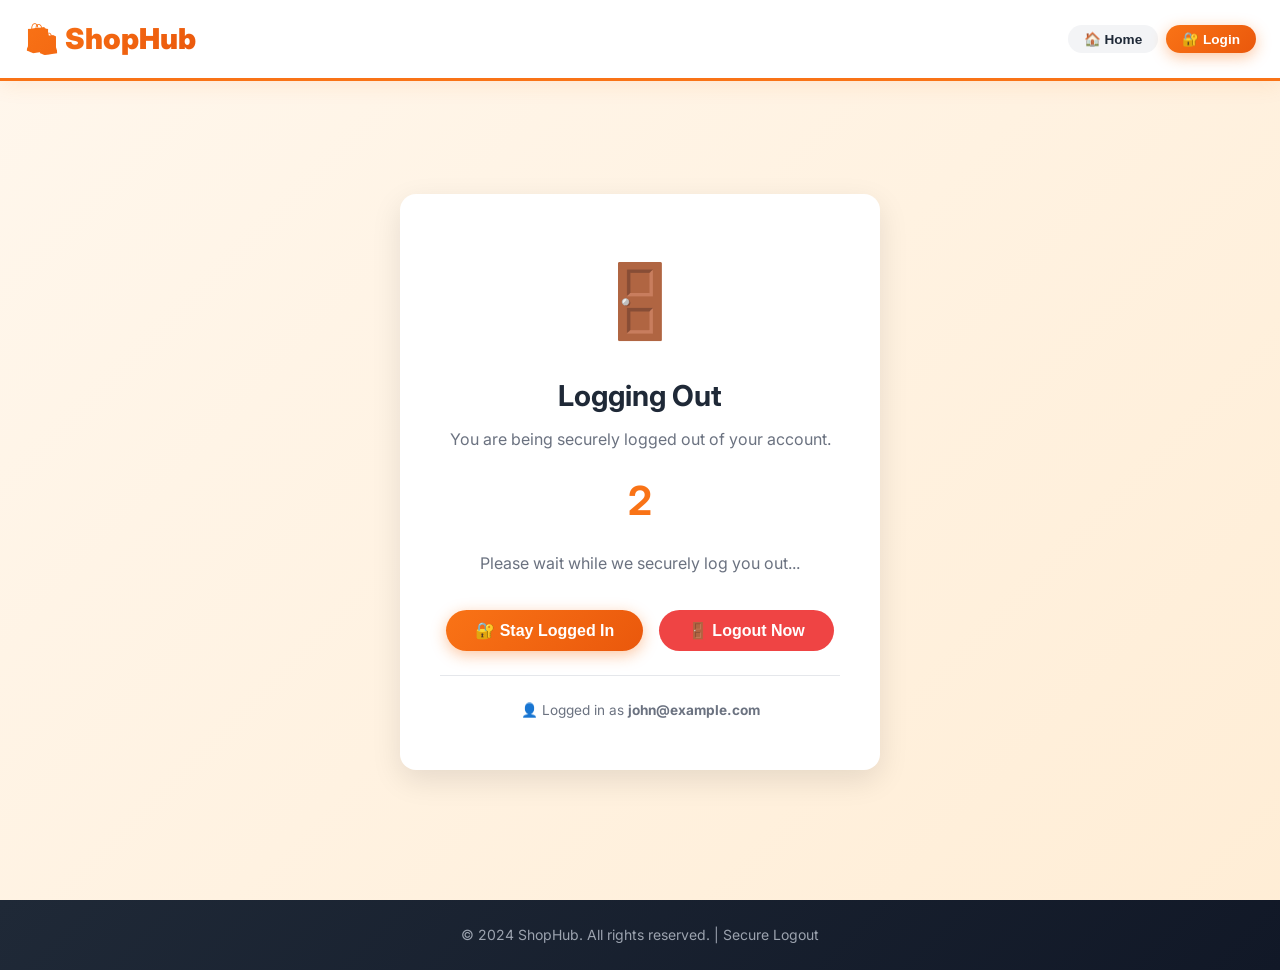
<file: frontend_templates/src/pages/logout.html>
<!DOCTYPE html>
<html lang="en">
<head>
  <meta charset="UTF-8">
  <meta name="viewport" content="width=device-width, initial-scale=1.0">
  <title>Logging Out - ShopHub</title>
  <link href="https://fonts.googleapis.com/css2?family=Inter:wght@400;500;600;700;800;900&display=swap" rel="stylesheet">
  <style>
    /* ========================================
       SHARED STYLES
       ======================================== */
    :root {
      --primary: #f97316;
      --primary-dark: #ea580c;
      --primary-light: #fdba74;
      --secondary: #f59e0b;
      --dark: #1f2937;
      --light: #fff7ed;
      --gray: #6b7280;
      --gray-light: #f3f4f6;
      --success: #10b981;
      --danger: #ef4444;
      --warning: #f59e0b;
      --info: #3b82f6;
      --radius: 1rem;
      --shadow: 0 10px 30px rgba(0, 0, 0, 0.1);
      --transition: all 0.3s cubic-bezier(0.4, 0, 0.2, 1);
    }

    * { margin: 0; padding: 0; box-sizing: border-box; }

    body {
      font-family: 'Inter', -apple-system, BlinkMacSystemFont, 'Segoe UI', Roboto, Helvetica, Arial, sans-serif;
      background: linear-gradient(135deg, #fff7ed 0%, #ffedd5 100%);
      color: var(--dark);
      line-height: 1.6;
      min-height: 100vh;
      display: flex;
      flex-direction: column;
      align-items: center;
      justify-content: center;
    }

    .container {
      max-width: 1280px;
      margin: 0 auto;
      padding: 0 1.5rem;
      width: 100%;
    }

    /* ========================================
       HEADER
       ======================================== */
    .header {
      position: fixed;
      top: 0;
      left: 0;
      right: 0;
      z-index: 1000;
      background: rgba(255, 255, 255, 0.98);
      backdrop-filter: blur(10px);
      box-shadow: 0 4px 20px rgba(249, 115, 22, 0.1);
      border-bottom: 3px solid var(--primary);
      transition: var(--transition);
    }

    .header-inner {
      display: flex;
      justify-content: space-between;
      align-items: center;
      padding: 1rem 0;
    }

    .logo {
      font-size: 1.8rem;
      font-weight: 900;
      background: linear-gradient(135deg, var(--primary), var(--primary-dark));
      -webkit-background-clip: text;
      -webkit-text-fill-color: transparent;
      text-decoration: none;
      transition: var(--transition);
    }

    .logo:hover { transform: scale(1.05); }

    /* ========================================
       LOGOUT CARD
       ======================================== */
    .logout-container {
      flex: 1;
      display: flex;
      align-items: center;
      justify-content: center;
      padding: 6rem 2rem 2rem;
      width: 100%;
      min-height: 100vh;
    }

    .logout-card {
      background: white;
      border-radius: var(--radius);
      padding: 3rem 2.5rem;
      max-width: 480px;
      width: 100%;
      box-shadow: var(--shadow);
      text-align: center;
      animation: scaleIn 0.5s ease-out;
    }

    @keyframes scaleIn {
      from { opacity: 0; transform: scale(0.9); }
      to { opacity: 1; transform: scale(1); }
    }

    @keyframes spin {
      to { transform: rotate(360deg); }
    }

    @keyframes fadeInUp {
      from { opacity: 0; transform: translateY(20px); }
      to { opacity: 1; transform: translateY(0); }
    }

    .logout-card .icon {
      font-size: 4.5rem;
      margin-bottom: 1rem;
      display: block;
    }

    .logout-card .icon.spinning {
      animation: spin 1.5s linear infinite;
    }

    .logout-card h2 {
      font-size: 1.8rem;
      font-weight: 700;
      margin-bottom: 0.5rem;
    }

    .logout-card .subtitle {
      color: var(--gray);
      margin-bottom: 0.5rem;
    }

    .logout-card .timer {
      font-size: 2.5rem;
      font-weight: 700;
      color: var(--primary);
      margin: 1rem 0;
    }

    .logout-card .message {
      color: var(--gray);
      margin-bottom: 2rem;
      line-height: 1.8;
    }

    .logout-card .btn-group {
      display: flex;
      gap: 1rem;
      justify-content: center;
      flex-wrap: wrap;
    }

    /* ========================================
       BUTTONS
       ======================================== */
    .btn {
      display: inline-flex;
      align-items: center;
      justify-content: center;
      gap: 0.5rem;
      padding: 0.7rem 1.8rem;
      border: none;
      border-radius: 9999px;
      font-weight: 600;
      font-size: 1rem;
      cursor: pointer;
      transition: var(--transition);
      text-decoration: none;
      position: relative;
      overflow: hidden;
      min-width: 140px;
    }

    .btn::before {
      content: '';
      position: absolute;
      top: 50%;
      left: 50%;
      width: 0;
      height: 0;
      border-radius: 50%;
      background: rgba(255, 255, 255, 0.3);
      transform: translate(-50%, -50%);
      transition: width 0.6s, height 0.6s;
    }

    .btn:hover::before {
      width: 300px;
      height: 300px;
    }

    .btn-primary {
      background: linear-gradient(135deg, var(--primary), var(--primary-dark));
      color: white;
      box-shadow: 0 4px 15px rgba(249, 115, 22, 0.4);
    }

    .btn-primary:hover {
      transform: translateY(-3px);
      box-shadow: 0 8px 25px rgba(249, 115, 22, 0.5);
    }

    .btn-secondary {
      background: var(--gray-light);
      color: var(--dark);
    }

    .btn-secondary:hover {
      background: #e5e7eb;
      transform: translateY(-3px);
    }

    .btn-danger {
      background: var(--danger);
      color: white;
    }

    .btn-danger:hover {
      background: #dc2626;
      transform: translateY(-3px);
    }

    .btn-success {
      background: var(--success);
      color: white;
    }

    .btn-success:hover {
      background: #059669;
      transform: translateY(-3px);
    }

    /* ========================================
       FOOTER
       ======================================== */
    .footer {
      background: linear-gradient(135deg, #1f2937 0%, #111827 100%);
      color: #9ca3af;
      padding: 1.5rem 0;
      width: 100%;
      text-align: center;
      font-size: 0.875rem;
    }

    /* ========================================
       RESPONSIVE
       ======================================== */
    @media (max-width: 768px) {
      .logout-card { padding: 2rem 1.5rem; }
      .logout-card .icon { font-size: 3.5rem; }
      .logout-card h2 { font-size: 1.5rem; }
      .btn { min-width: 120px; padding: 0.6rem 1.2rem; font-size: 0.9rem; }
    }

    @media (max-width: 480px) {
      .logout-card .btn-group { flex-direction: column; align-items: center; }
      .btn { width: 100%; }
      .container { padding: 0 1rem; }
    }
  </style>
</head>
<body>

<!-- ========== HEADER ========== -->
<header class="header">
  <div class="container">
    <div class="header-inner">
      <a href="index.html" class="logo">🛍️ ShopHub</a>
      <div style="display: flex; gap: 0.5rem;">
        <button class="btn btn-secondary btn-sm" onclick="window.location.href='index.html'" style="min-width: auto; padding: 0.4rem 1rem; font-size: 0.85rem;">🏠 Home</button>
        <button class="btn btn-primary btn-sm" onclick="window.location.href='login.html'" style="min-width: auto; padding: 0.4rem 1rem; font-size: 0.85rem;">🔐 Login</button>
      </div>
    </div>
  </div>
</header>

<!-- ========== LOGOUT CARD ========== -->
<div class="logout-container">
  <div class="logout-card">
    <span class="icon spinning">🚪</span>
    <h2>Logging Out</h2>
    <p class="subtitle">You are being securely logged out of your account.</p>

    <div class="timer" id="countdown">3</div>

    <p class="message" id="statusMessage">Please wait while we securely log you out...</p>

    <div class="btn-group">
      <button class="btn btn-primary" onclick="stayLoggedIn()" id="stayBtn">🔐 Stay Logged In</button>
      <button class="btn btn-danger" onclick="confirmLogout()" id="logoutBtn">🚪 Logout Now</button>
    </div>

    <div style="margin-top: 1.5rem; padding-top: 1.5rem; border-top: 1px solid #e5e7eb;">
      <p style="font-size: 0.85rem; color: var(--gray);">
        👤 Logged in as <strong>john@example.com</strong>
      </p>
    </div>
  </div>
</div>

<!-- ========== FOOTER ========== -->
<footer class="footer">
  <div class="container">
    <div class="footer-bottom">
      <p>© 2024 ShopHub. All rights reserved. | Secure Logout</p>
    </div>
  </div>
</footer>

<!-- ========== JAVASCRIPT ========== -->
<script>
  // ========================================
  // LOGOUT LOGIC
  // ========================================
  let countdown = 3;
  let timerInterval;
  let isLoggingOut = false;

  const countdownEl = document.getElementById('countdown');
  const statusMessage = document.getElementById('statusMessage');
  const stayBtn = document.getElementById('stayBtn');
  const logoutBtn = document.getElementById('logoutBtn');

  function startLogoutTimer() {
    timerInterval = setInterval(() => {
      countdown--;
      countdownEl.textContent = countdown;

      if (countdown <= 0) {
        clearInterval(timerInterval);
        performLogout();
      }
    }, 1000);
  }

  function performLogout() {
    if (isLoggingOut) return;
    isLoggingOut = true;

    countdownEl.textContent = '⏳';
    statusMessage.textContent = '🔄 Clearing session data...';
    stayBtn.disabled = true;
    logoutBtn.disabled = true;

    // Simulate logout process
    setTimeout(() => {
      statusMessage.textContent = '🗑️ Removing cached data...';
    }, 500);

    setTimeout(() => {
      statusMessage.textContent = '✅ Session cleared successfully!';
    }, 1000);

    setTimeout(() => {
      // Final logout - redirect to login
      statusMessage.textContent = '🔐 Redirecting to login page...';
      // In a real app, you would clear JWT token, session, etc.
      localStorage.clear();
      sessionStorage.clear();
      setTimeout(() => {
        window.location.href = 'login.html?logout=success';
      }, 500);
    }, 1500);
  }

  function stayLoggedIn() {
    clearInterval(timerInterval);
    countdown = 3;
    countdownEl.textContent = countdown;
    statusMessage.textContent = '✅ You are still logged in. Redirecting to homepage...';
    stayBtn.textContent = '✅ Staying...';
    stayBtn.disabled = true;
    logoutBtn.disabled = true;

    setTimeout(() => {
      window.location.href = 'index.html';
    }, 1000);
  }

  function confirmLogout() {
    if (confirm('Are you sure you want to log out immediately?')) {
      clearInterval(timerInterval);
      performLogout();
    }
  }

  // ========================================
  // INITIALIZATION
  // ========================================
  document.addEventListener('DOMContentLoaded', () => {
    // Load theme
    const savedTheme = localStorage.getItem('theme');
    if (savedTheme === 'dark') {
      document.body.classList.add('dark');
    }

    // Start the countdown
    startLogoutTimer();

    // Keyboard shortcuts
    document.addEventListener('keydown', (e) => {
      if (e.key === 'Enter' && !isLoggingOut) {
        stayLoggedIn();
      }
      if (e.key === 'Escape' && !isLoggingOut) {
        confirmLogout();
      }
    });
  });
</script>
</body>
</html>
</file>
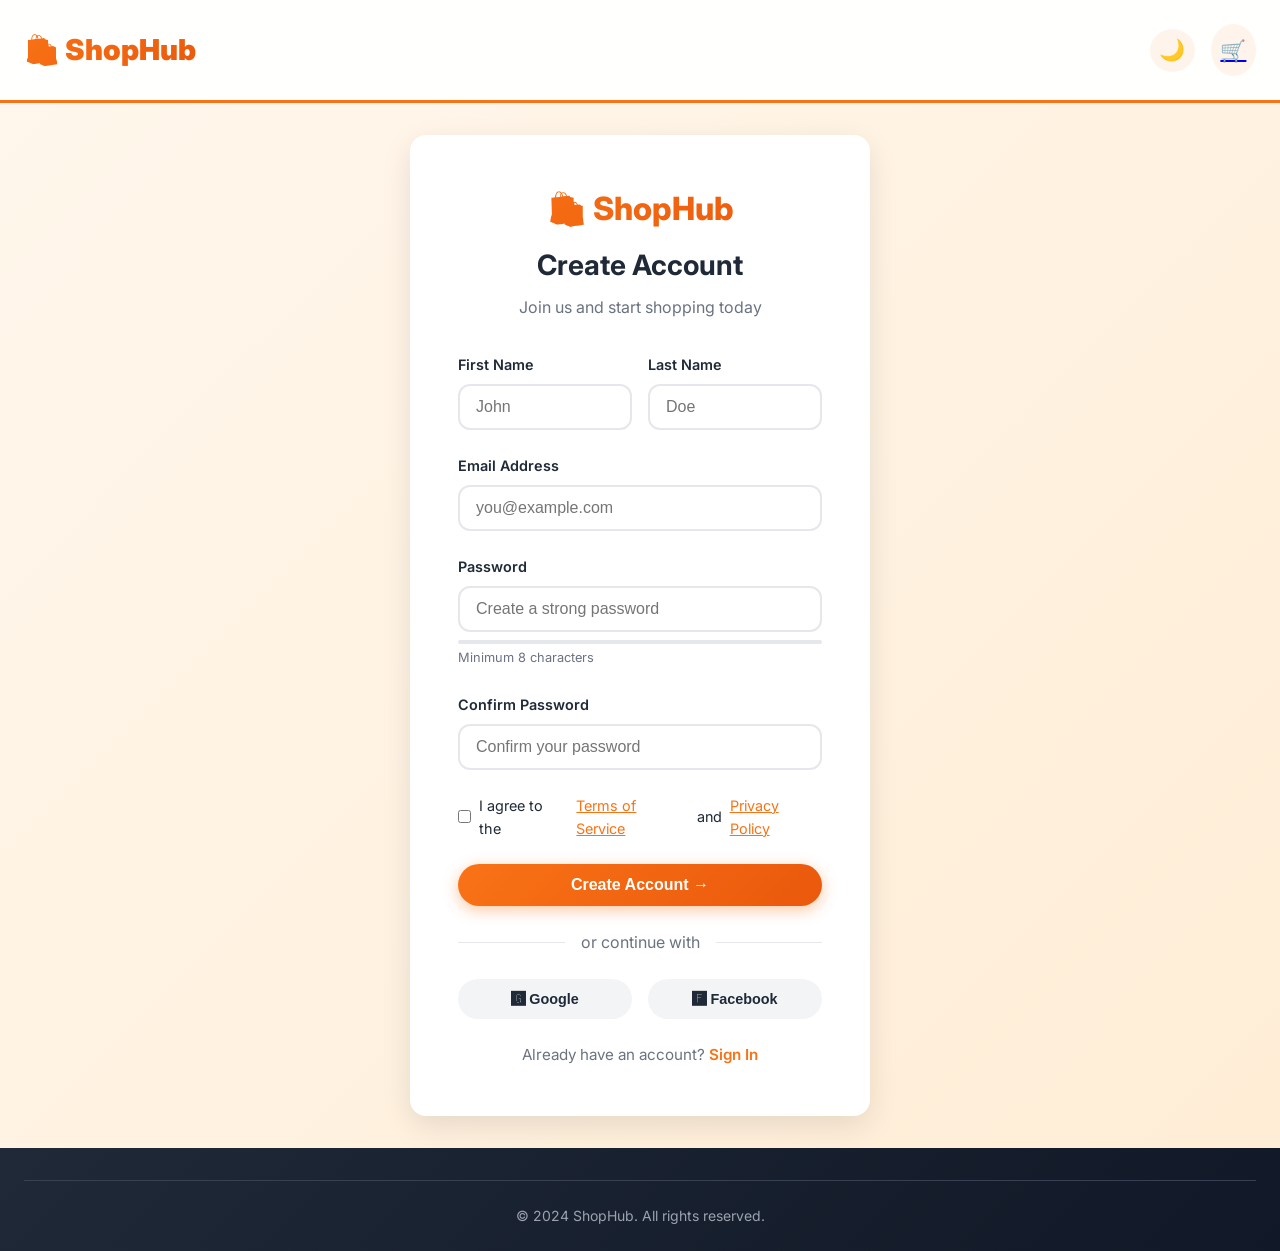
<file: frontend_templates/src/pages/register.html>
<!DOCTYPE html>
<html lang="en">
<head>
  <meta charset="UTF-8">
  <meta name="viewport" content="width=device-width, initial-scale=1.0">
  <title>Register - ShopHub</title>
  <link href="https://fonts.googleapis.com/css2?family=Inter:wght@400;500;600;700;800;900&display=swap" rel="stylesheet">
  <style>
    /* Same shared styles as login.html */
    :root {
      --primary: #f97316;
      --primary-dark: #ea580c;
      --primary-light: #fdba74;
      --secondary: #f59e0b;
      --dark: #1f2937;
      --light: #fff7ed;
      --gray: #6b7280;
      --gray-light: #f3f4f6;
      --success: #10b981;
      --danger: #ef4444;
      --warning: #f59e0b;
      --radius: 1rem;
      --shadow: 0 10px 30px rgba(0, 0, 0, 0.1);
      --transition: all 0.3s cubic-bezier(0.4, 0, 0.2, 1);
    }

    * { margin: 0; padding: 0; box-sizing: border-box; }

    body {
      font-family: 'Inter', -apple-system, BlinkMacSystemFont, 'Segoe UI', Roboto, Helvetica, Arial, sans-serif;
      background: linear-gradient(135deg, #fff7ed 0%, #ffedd5 100%);
      color: var(--dark);
      line-height: 1.6;
      min-height: 100vh;
      display: flex;
      flex-direction: column;
    }

    .container { max-width: 1280px; margin: 0 auto; padding: 0 1.5rem; }

    .header {
      padding: 1.5rem 0;
      border-bottom: 3px solid var(--primary);
      background: rgba(255, 255, 255, 0.95);
      backdrop-filter: blur(10px);
    }

    .header-inner {
      display: flex;
      justify-content: space-between;
      align-items: center;
    }

    .logo {
      font-size: 1.8rem;
      font-weight: 900;
      background: linear-gradient(135deg, var(--primary), var(--primary-dark));
      -webkit-background-clip: text;
      -webkit-text-fill-color: transparent;
      text-decoration: none;
    }

    .header-actions { display: flex; gap: 1rem; align-items: center; }

    .icon-btn {
      background: rgba(249, 115, 22, 0.08);
      border: none;
      cursor: pointer;
      padding: 0.6rem;
      border-radius: 50%;
      transition: var(--transition);
      font-size: 1.3rem;
    }

    .icon-btn:hover { background: rgba(249, 115, 22, 0.2); transform: scale(1.1); }

    /* Auth Card */
    .auth-container {
      flex: 1;
      display: flex;
      align-items: center;
      justify-content: center;
      padding: 2rem;
    }

    .auth-card {
      background: white;
      border-radius: var(--radius);
      padding: 3rem;
      max-width: 460px;
      width: 100%;
      box-shadow: var(--shadow);
      animation: scaleIn 0.5s ease-out;
    }

    @keyframes scaleIn {
      from { opacity: 0; transform: scale(0.9); }
      to { opacity: 1; transform: scale(1); }
    }

    .auth-card .logo-text {
      text-align: center;
      font-size: 2rem;
      font-weight: 800;
      margin-bottom: 0.5rem;
      background: linear-gradient(135deg, var(--primary), var(--primary-dark));
      -webkit-background-clip: text;
      -webkit-text-fill-color: transparent;
    }

    .auth-card h2 {
      text-align: center;
      font-size: 1.75rem;
      margin-bottom: 0.5rem;
    }

    .auth-card .subtitle {
      text-align: center;
      color: var(--gray);
      margin-bottom: 2rem;
    }

    .form-row {
      display: grid;
      grid-template-columns: 1fr 1fr;
      gap: 1rem;
    }

    .form-group { margin-bottom: 1.5rem; }

    .form-group label {
      display: block;
      font-weight: 600;
      margin-bottom: 0.5rem;
      font-size: 0.9rem;
    }

    .form-group input {
      width: 100%;
      padding: 0.75rem 1rem;
      border: 2px solid #e5e7eb;
      border-radius: 0.75rem;
      font-size: 1rem;
      transition: var(--transition);
      background: white;
    }

    .form-group input:focus {
      outline: none;
      border-color: var(--primary);
      box-shadow: 0 0 0 3px rgba(249, 115, 22, 0.1);
    }

    .btn {
      display: inline-flex;
      align-items: center;
      justify-content: center;
      gap: 0.5rem;
      padding: 0.75rem 1.5rem;
      border: none;
      border-radius: 9999px;
      font-weight: 600;
      font-size: 1rem;
      cursor: pointer;
      transition: var(--transition);
      text-decoration: none;
      width: 100%;
    }

    .btn-primary {
      background: linear-gradient(135deg, var(--primary), var(--primary-dark));
      color: white;
      box-shadow: 0 4px 15px rgba(249, 115, 22, 0.4);
    }

    .btn-primary:hover {
      transform: translateY(-2px);
      box-shadow: 0 8px 25px rgba(249, 115, 22, 0.5);
    }

    .auth-divider {
      display: flex;
      align-items: center;
      gap: 1rem;
      margin: 1.5rem 0;
      color: var(--gray);
    }

    .auth-divider::before,
    .auth-divider::after {
      content: '';
      flex: 1;
      height: 1px;
      background: #e5e7eb;
    }

    .social-login {
      display: flex;
      gap: 1rem;
    }

    .social-login .btn {
      flex: 1;
      justify-content: center;
      background: var(--gray-light);
      color: var(--dark);
      font-size: 0.9rem;
    }

    .social-login .btn:hover { background: #e5e7eb; }

    .auth-footer {
      text-align: center;
      margin-top: 1.5rem;
      font-size: 0.95rem;
      color: var(--gray);
    }

    .auth-footer a { color: var(--primary); font-weight: 600; text-decoration: none; }
    .auth-footer a:hover { text-decoration: underline; }

    /* Password strength indicator */
    .password-strength {
      height: 4px;
      border-radius: 2px;
      margin-top: 0.5rem;
      background: #e5e7eb;
      transition: var(--transition);
    }

    .password-strength.weak { background: var(--danger); width: 33%; }
    .password-strength.medium { background: var(--warning); width: 66%; }
    .password-strength.strong { background: var(--success); width: 100%; }

    /* Footer */
    .footer {
      background: linear-gradient(135deg, #1f2937 0%, #111827 100%);
      color: #9ca3af;
      padding: 2rem 0 1.5rem;
      margin-top: auto;
    }

    .footer-bottom {
      border-top: 1px solid #374151;
      padding-top: 1.5rem;
      text-align: center;
      font-size: 0.875rem;
    }

    @media (max-width: 480px) {
      .auth-card { padding: 2rem; }
      .form-row { grid-template-columns: 1fr; }
      .social-login { flex-direction: column; }
    }
  </style>
</head>
<body>

<!-- ========== MINIMAL HEADER ========== -->
<header class="header">
  <div class="container">
    <div class="header-inner">
      <a href="index.html" class="logo">🛍️ ShopHub</a>
      <div class="header-actions">
        <button class="icon-btn" onclick="toggleTheme()" id="themeBtn">🌙</button>
        <a href="cart.html" class="icon-btn">🛒</a>
      </div>
    </div>
  </div>
</header>

<!-- ========== REGISTER FORM ========== -->
<div class="auth-container">
  <div class="auth-card">
    <div class="logo-text">🛍️ ShopHub</div>
    <h2>Create Account</h2>
    <p class="subtitle">Join us and start shopping today</p>

    <form onsubmit="event.preventDefault(); alert('Registration successful! Please login.'); window.location.href='login.html';">
      <div class="form-row">
        <div class="form-group">
          <label for="firstName">First Name</label>
          <input type="text" id="firstName" placeholder="John" required>
        </div>
        <div class="form-group">
          <label for="lastName">Last Name</label>
          <input type="text" id="lastName" placeholder="Doe" required>
        </div>
      </div>

      <div class="form-group">
        <label for="email">Email Address</label>
        <input type="email" id="email" placeholder="you@example.com" required>
      </div>

      <div class="form-group">
        <label for="password">Password</label>
        <input type="password" id="password" placeholder="Create a strong password" required oninput="updatePasswordStrength(this.value)">
        <div class="password-strength" id="passwordStrength"></div>
        <p style="font-size: 0.8rem; color: var(--gray); margin-top: 0.25rem;">Minimum 8 characters</p>
      </div>

      <div class="form-group">
        <label for="confirmPassword">Confirm Password</label>
        <input type="password" id="confirmPassword" placeholder="Confirm your password" required>
      </div>

      <div style="margin-bottom: 1.5rem; font-size: 0.9rem;">
        <label style="display: flex; align-items: center; gap: 0.5rem; cursor: pointer;">
          <input type="checkbox" required> I agree to the <a href="#" style="color: var(--primary);">Terms of Service</a> and <a href="#" style="color: var(--primary);">Privacy Policy</a>
        </label>
      </div>

      <button type="submit" class="btn btn-primary">Create Account →</button>
    </form>

    <div class="auth-divider">or continue with</div>

    <div class="social-login">
      <button class="btn" onclick="alert('Google registration coming soon!')">🅶 Google</button>
      <button class="btn" onclick="alert('Facebook registration coming soon!')">🅵 Facebook</button>
    </div>

    <div class="auth-footer">
      Already have an account? <a href="login.html">Sign In</a>
    </div>
  </div>
</div>

<!-- ========== FOOTER ========== -->
<footer class="footer">
  <div class="container">
    <div class="footer-bottom"><p>© 2024 ShopHub. All rights reserved.</p></div>
  </div>
</footer>

<script>
  function updatePasswordStrength(password) {
    const indicator = document.getElementById('passwordStrength');
    const strength = password.length >= 8 ? 
      (password.length >= 12 ? 'strong' : 'medium') : 'weak';
    indicator.className = `password-strength ${strength}`;
  }

  function toggleTheme() {
    document.body.classList.toggle('dark');
    const btn = document.getElementById('themeBtn');
    btn.textContent = document.body.classList.contains('dark') ? '☀️' : '🌙';
  }

  document.addEventListener('DOMContentLoaded', () => {
    const savedTheme = localStorage.getItem('theme');
    if (savedTheme === 'dark') {
      document.body.classList.add('dark');
      document.getElementById('themeBtn').textContent = '☀️';
    }

    // Password confirmation validation
    const password = document.getElementById('password');
    const confirm = document.getElementById('confirmPassword');
    confirm.addEventListener('input', () => {
      if (password.value !== confirm.value) {
        confirm.setCustomValidity('Passwords do not match');
      } else {
        confirm.setCustomValidity('');
      }
    });
  });
</script>
</body>
</html>
</file>
